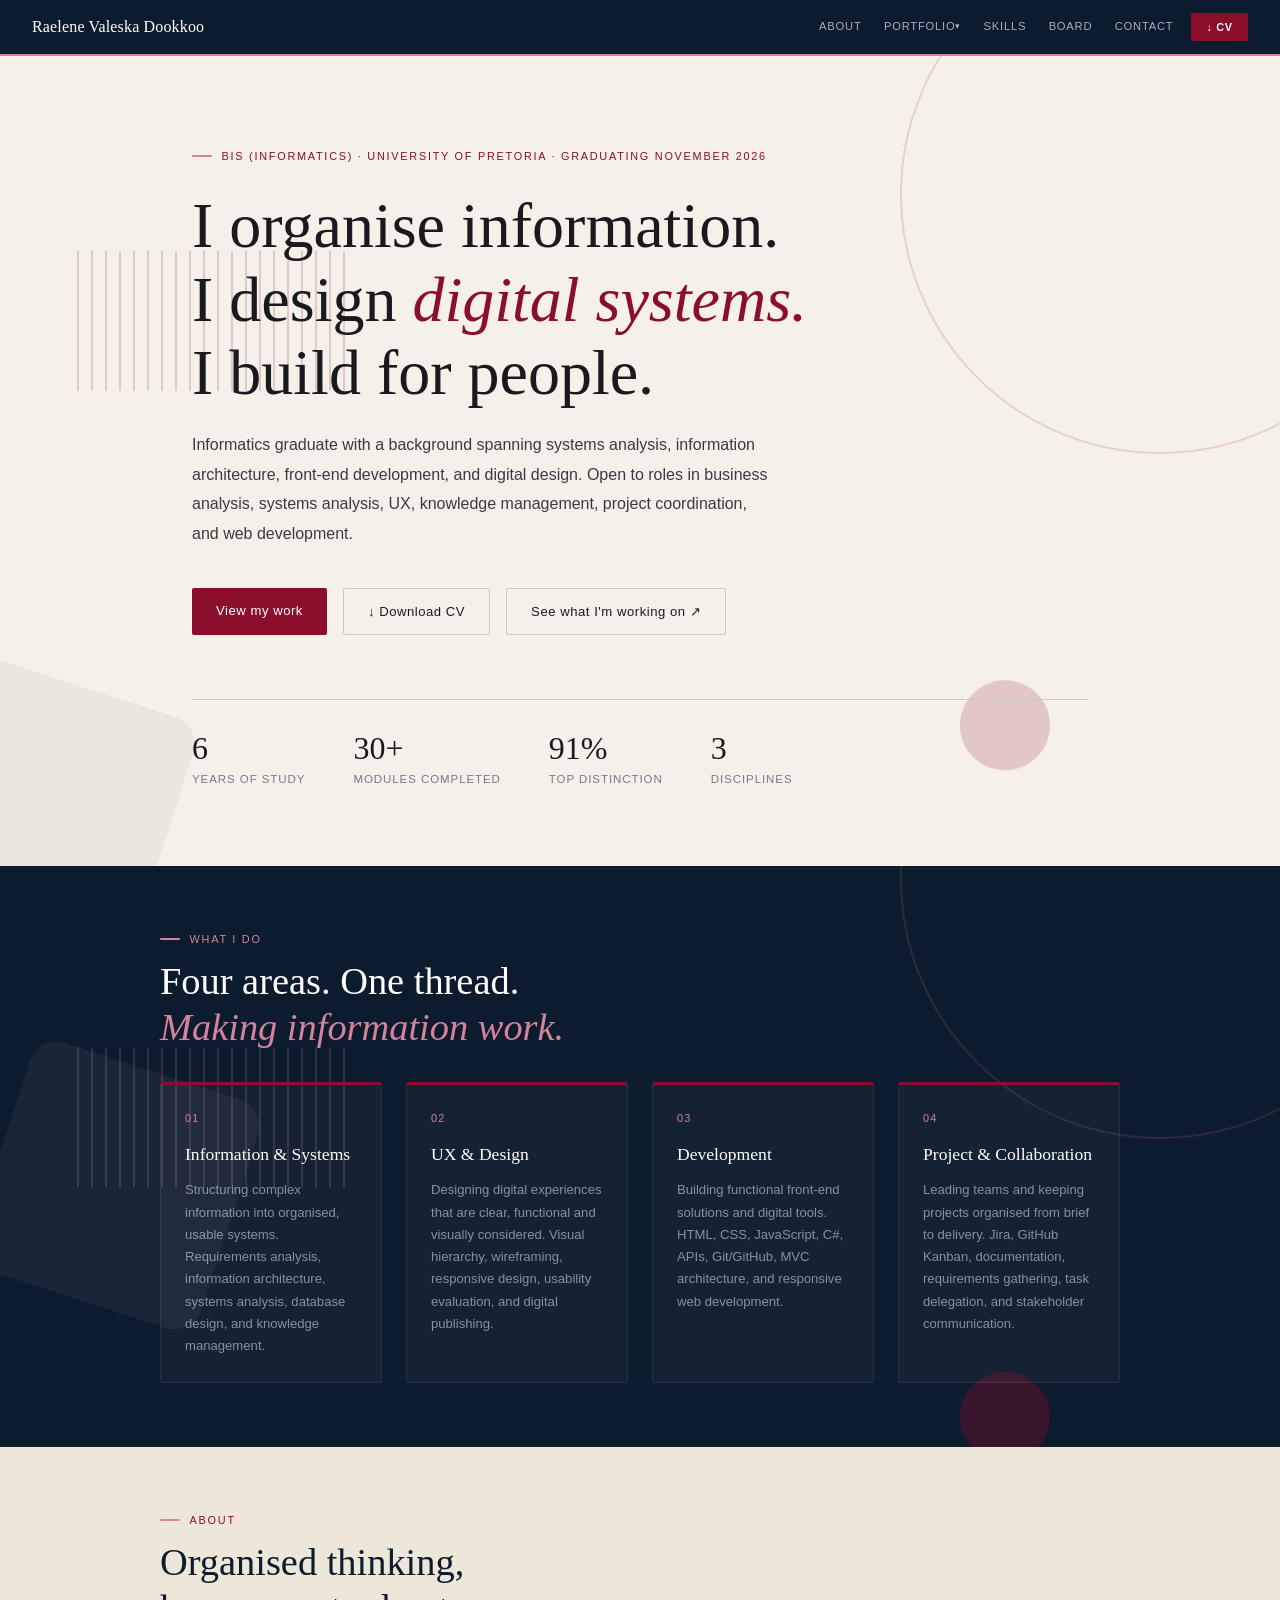
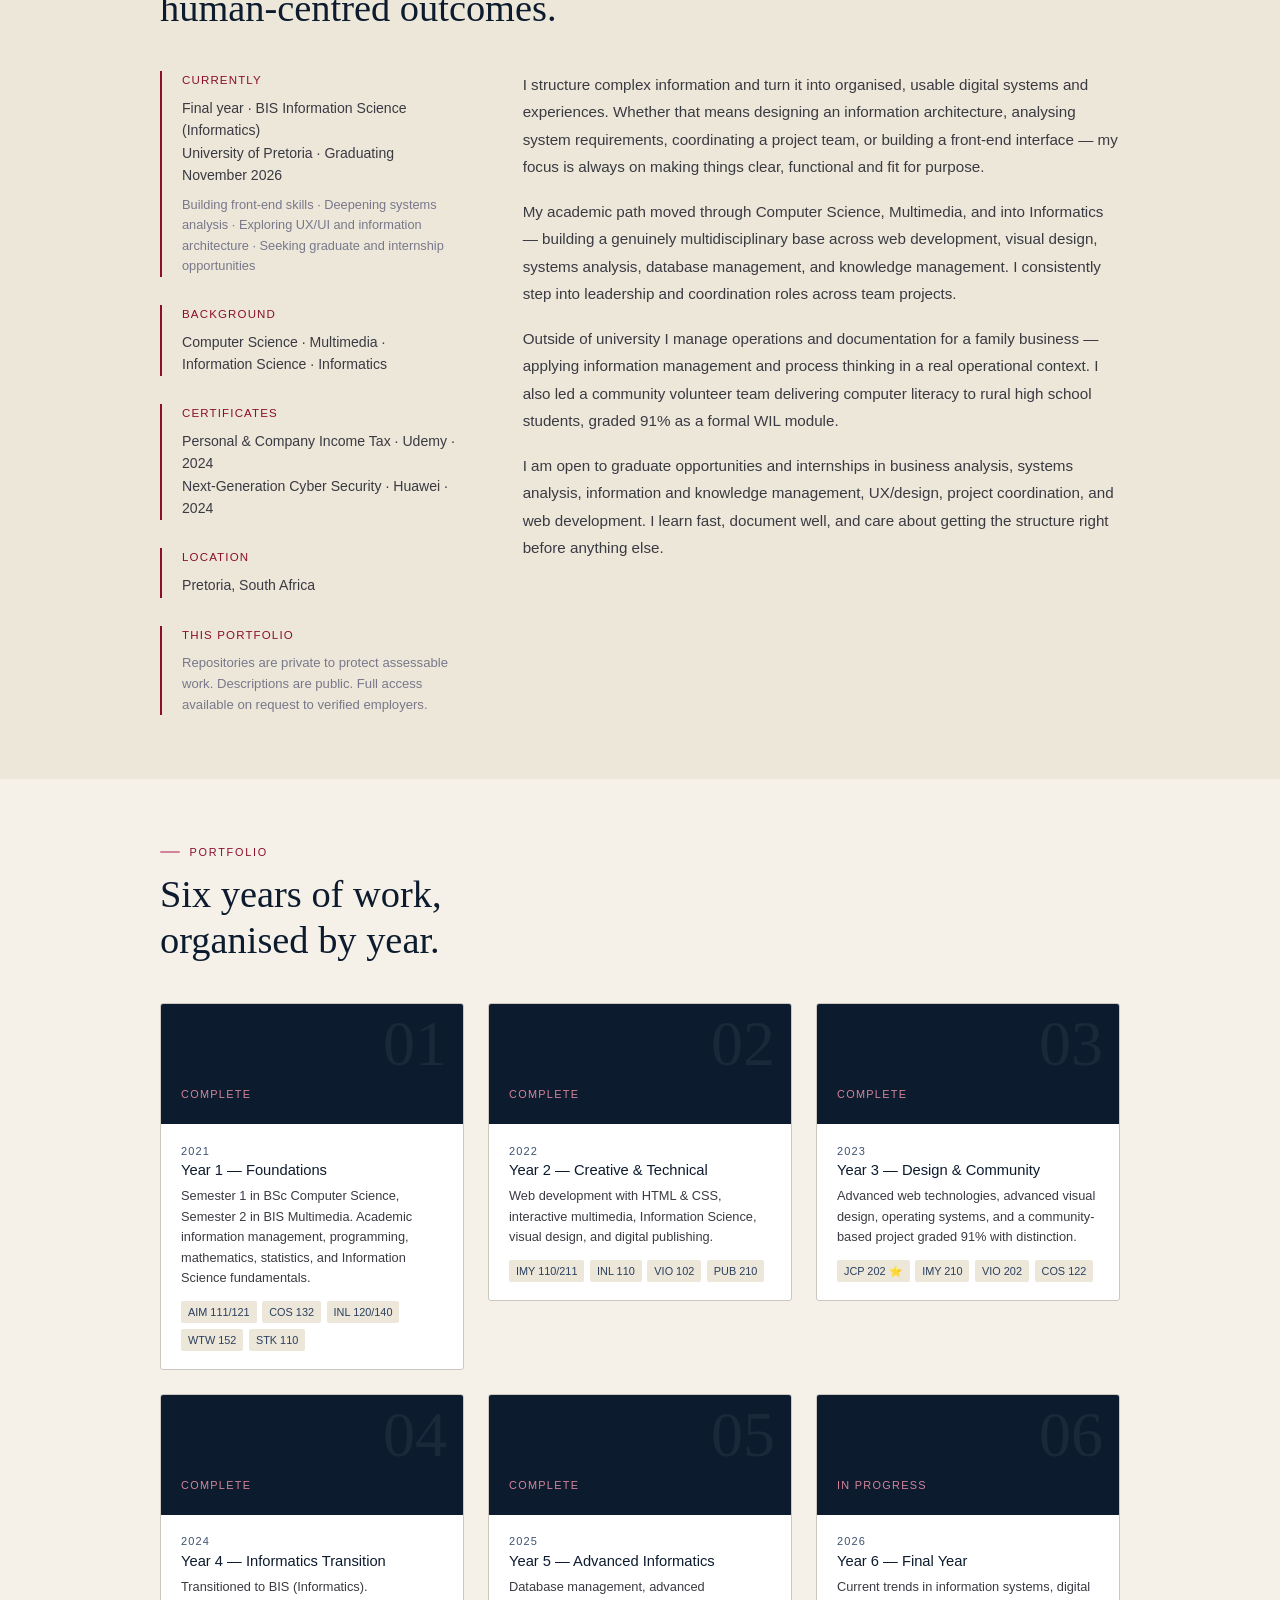
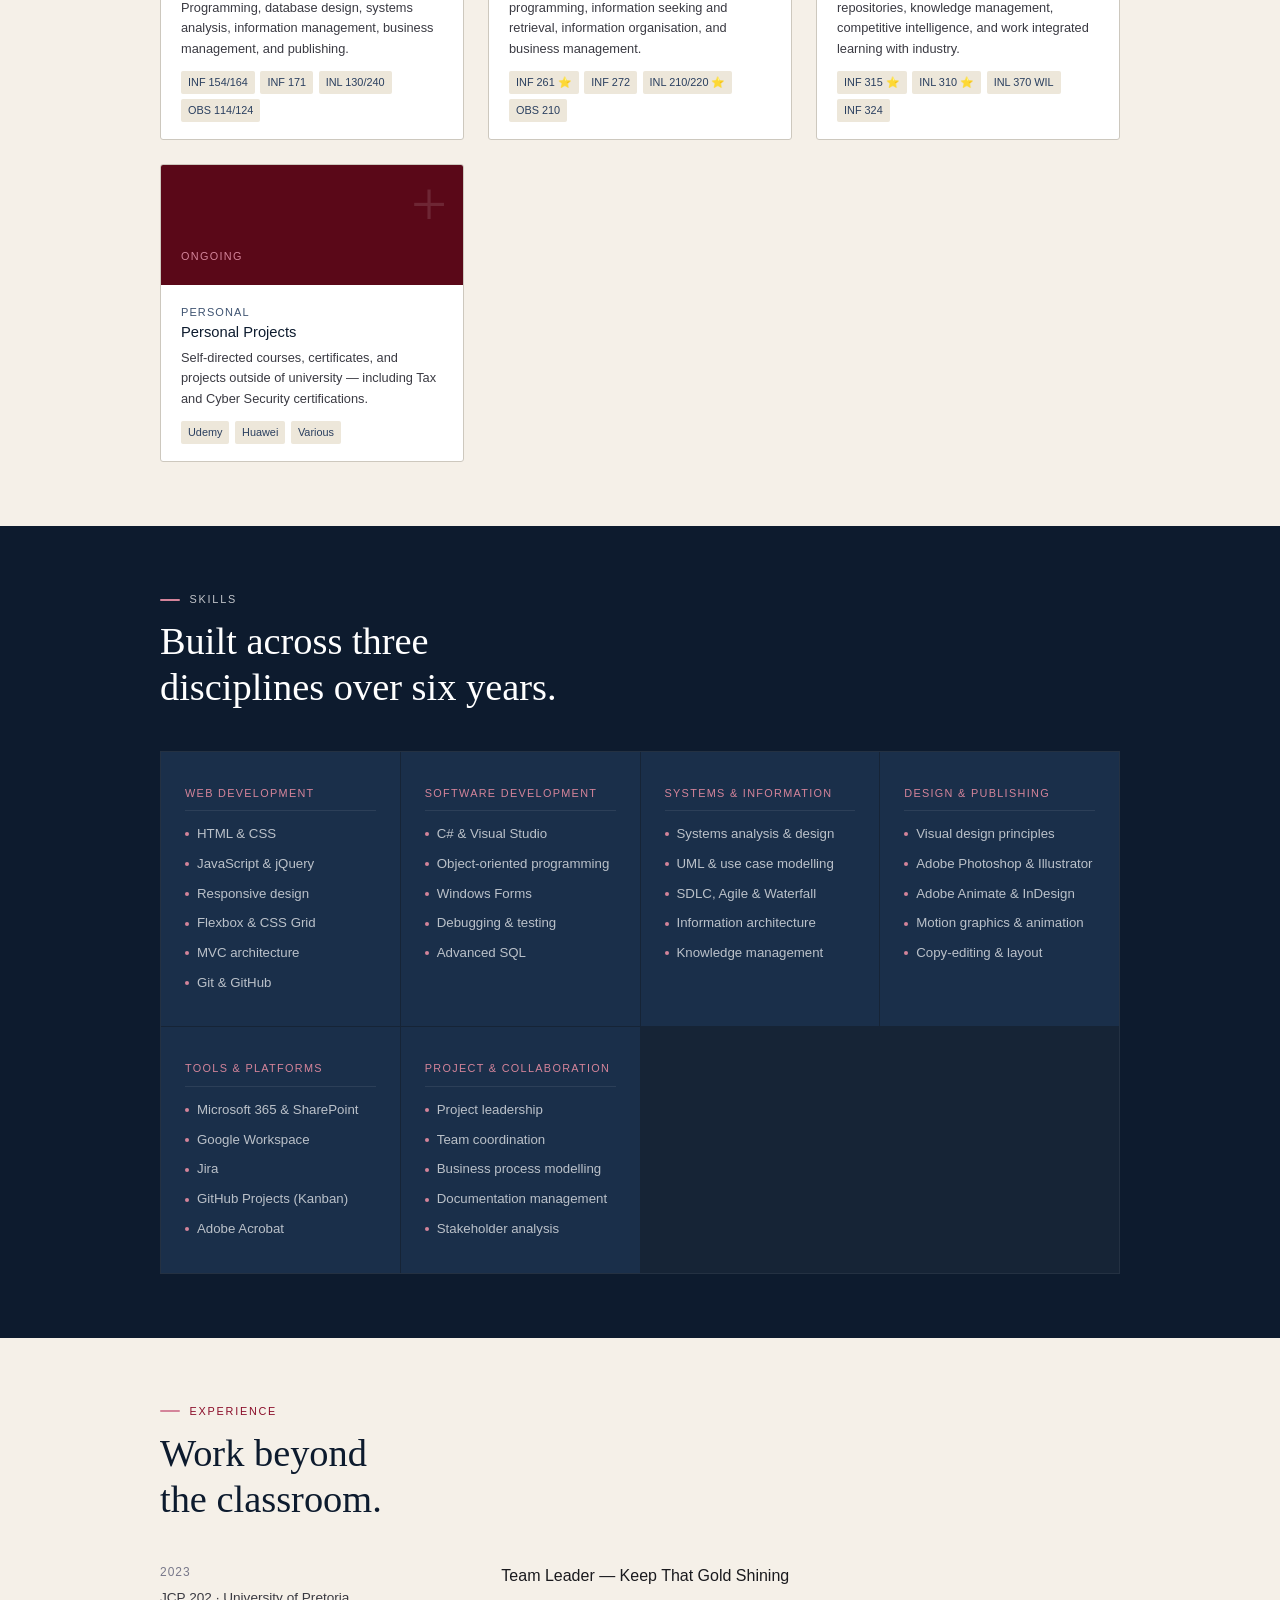
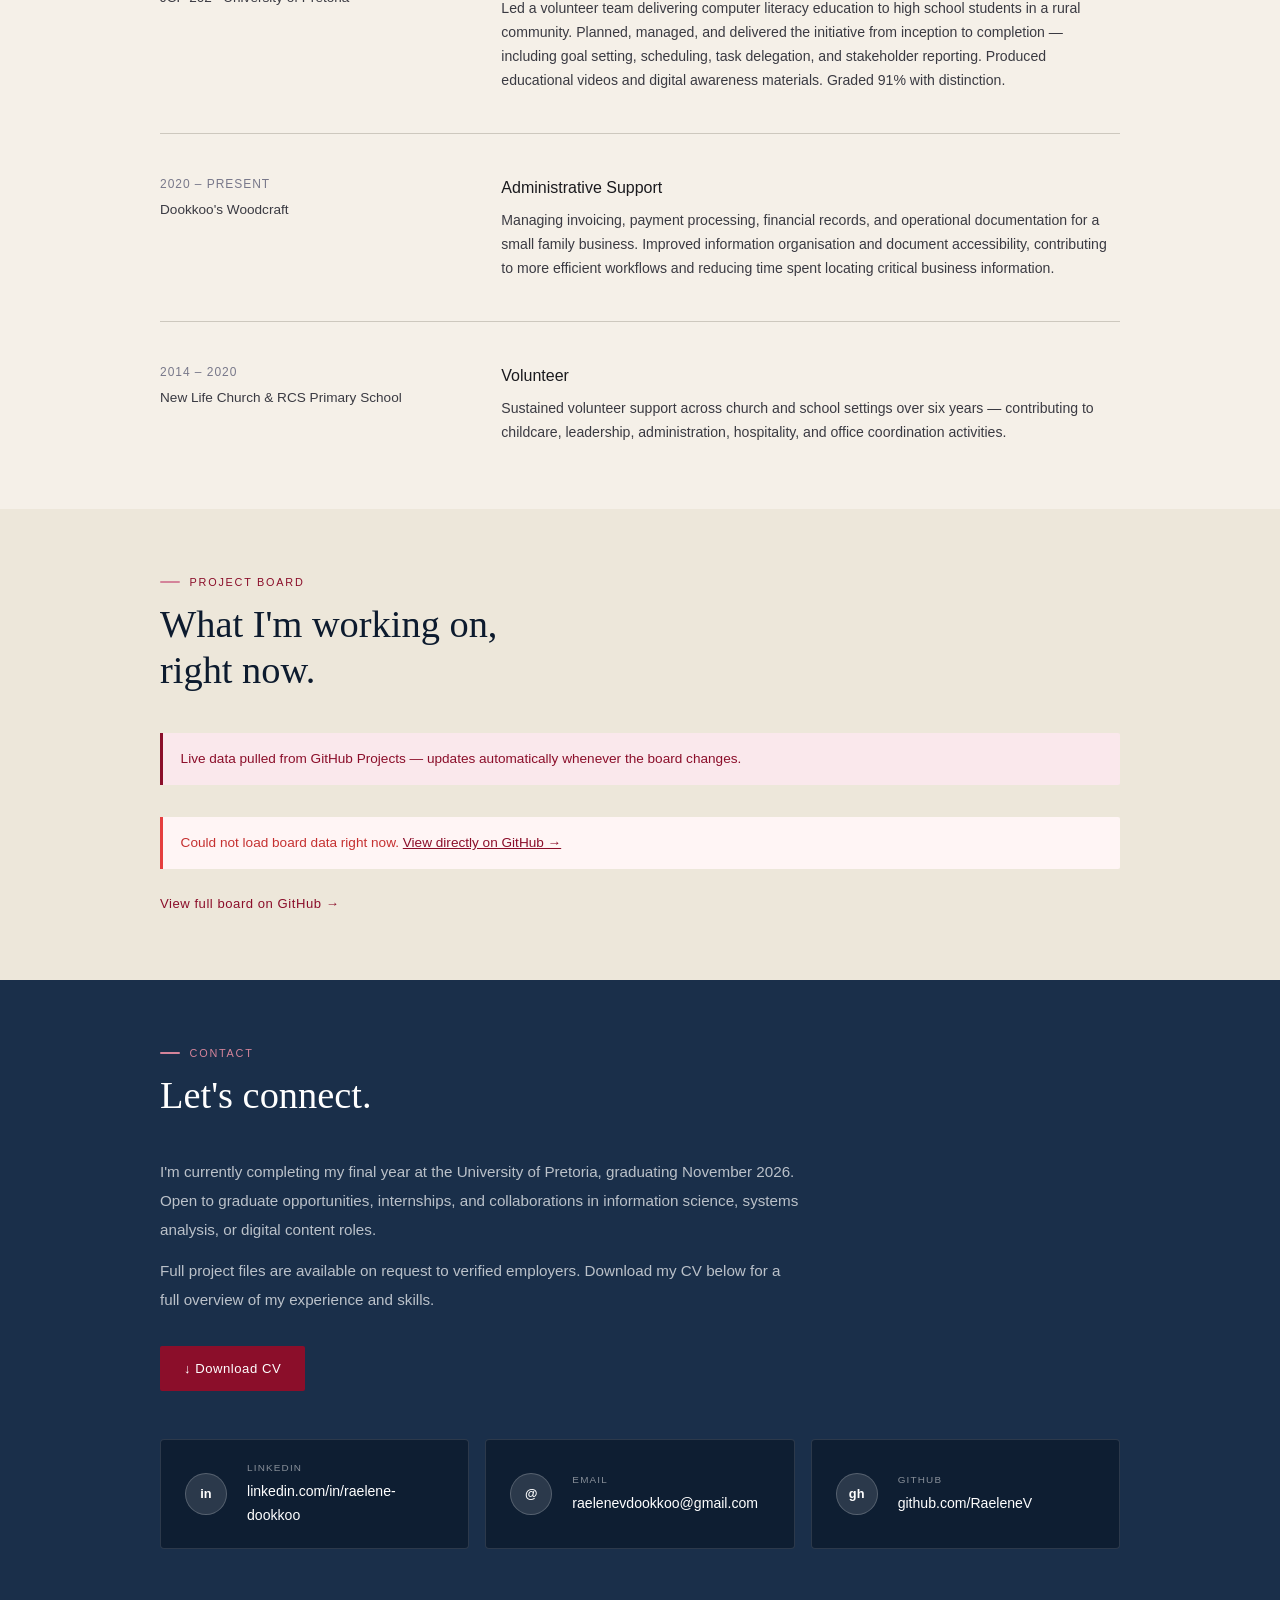
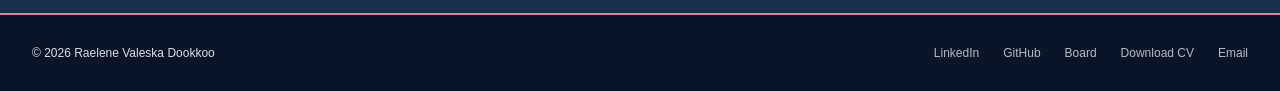
<file: index.html>
<!DOCTYPE html>
<html lang="en">
<head>
  <meta charset="UTF-8" />
  <meta name="viewport" content="width=device-width, initial-scale=1.0" />
  <title>Raelene Valeska Dookkoo — Portfolio</title>

  <!-- Security headers 
  <meta http-equiv="X-Content-Type-Options" content="nosniff" />
  <meta http-equiv="X-Frame-Options" content="DENY" />
  <meta http-equiv="Referrer-Policy" content="strict-origin-when-cross-origin" />
  <meta http-equiv="Permissions-Policy" content="camera=(), microphone=(), geolocation=()" />

  <!-- Content Security Policy -->
  <meta http-equiv="Content-Security-Policy" content="default-src 'self'; script-src 'self'; style-src 'self' 'unsafe-inline' https://fonts.googleapis.com; font-src 'self' https://fonts.gstatic.com; img-src 'self' data:; media-src 'self'; connect-src 'self' https://kanban-proxy.vercel.app; frame-ancestors 'none'; base-uri 'self'; form-action 'none';" />

  <!-- Open Graph -->
  <meta property="og:title" content="Raelene Valeska Dookkoo — Portfolio" />
  <meta property="og:description" content="Six years of multidisciplinary academic work spanning Multimedia, Computer Science and Informatics." />
  <meta property="og:type" content="website" />
  <meta property="og:url" content="https://RaeleneV.github.io" />

  <link rel="stylesheet" href="style.css" />
</head>
<body>

  <!-- ============ NAV ============ -->
  <nav>
    <a href="index.html" class="nav-name"><span class="nav-name-full">Raelene Valeska Dookkoo</span><span class="nav-name-short">Raelene Dookkoo</span></a>
    <ul class="nav-links">
      <li><a href="#about">About</a></li>
      <li class="nav-dropdown">
        <a class="nav-dropdown-toggle">Portfolio</a>
        <div class="nav-dropdown-menu">
          <a href="year1.html"><span class="menu-year">Year 1 · 2021</span><span class="menu-sub">Foundations</span></a>
          <a href="year2.html"><span class="menu-year">Year 2 · 2022</span><span class="menu-sub">Creative &amp; Technical</span></a>
          <a href="year3.html"><span class="menu-year">Year 3 · 2023</span><span class="menu-sub">Design &amp; Community</span></a>
          <a href="year4.html"><span class="menu-year">Year 4 · 2024</span><span class="menu-sub">Informatics Transition</span></a>
          <a href="year5.html"><span class="menu-year">Year 5 · 2025</span><span class="menu-sub">Advanced Informatics</span></a>
          <a href="year6.html"><span class="menu-year">Year 6 · 2026</span><span class="menu-sub">Final Year</span></a>
          <a href="personal.html"><span class="menu-year">Personal Projects</span><span class="menu-sub">Ongoing</span></a>
        </div>
      </li>
      <li><a href="#skills">Skills</a></li>
      <li><a href="https://github.com/users/RaeleneV/projects/2/views/1" target="_blank" rel="noopener noreferrer">Board</a></li>
      <li><a href="#contact">Contact</a></li>
      <li><a href="CV_Raelene_Valeska_Dookkoo.pdf" download class="nav-cv">↓ CV</a></li>
    </ul>
  </nav>

  <!-- ============ HERO ============ -->
  <div class="hero-section" style="min-height:90vh;display:flex;flex-direction:column;justify-content:center;padding:5rem 2rem 4rem;max-width:960px;margin:0 auto;">
    <div class="section-label" style="margin-bottom:1.5rem;color:var(--crimson);">BIS (Informatics) · University of Pretoria · Graduating November 2026</div>
    <h1 class="hero-title" style="font-family:'DM Serif Display',serif;font-size:clamp(2rem,5vw,4.2rem);line-height:1.15;color:var(--ink);margin-bottom:1.25rem;font-weight:400;">
      I organise information.<br>I design <em style="font-style:italic;color:var(--crimson);">digital systems.</em><br>I build for people.
    </h1>
    <p style="font-size:1rem;color:var(--ink-mid);max-width:580px;line-height:1.85;margin-bottom:2.5rem;">
      Informatics graduate with a background spanning systems analysis, information architecture, front-end development, and digital design. Open to roles in business analysis, systems analysis, UX, knowledge management, project coordination, and web development.
    </p>
    <div class="hero-buttons" style="display:flex;gap:1rem;flex-wrap:wrap;">
      <a href="#work" class="btn btn-primary">View my work</a>
      <a href="CV_Raelene_Valeska_Dookkoo.pdf" download class="btn btn-secondary">↓ Download CV</a>
      <a href="https://github.com/users/RaeleneV/projects/2/views/1" target="_blank" rel="noopener noreferrer" class="btn btn-secondary">See what I'm working on ↗</a>
    </div>
    <div style="display:flex;gap:3rem;margin-top:4rem;padding-top:2rem;border-top:1px solid var(--rule);flex-wrap:wrap;">
      <div><span style="font-family:'DM Serif Display',serif;font-size:2rem;color:var(--ink);display:block;line-height:1;">6</span><span style="font-size:0.72rem;color:var(--ink-muted);text-transform:uppercase;letter-spacing:0.08em;">Years of study</span></div>
      <div><span style="font-family:'DM Serif Display',serif;font-size:2rem;color:var(--ink);display:block;line-height:1;">30+</span><span style="font-size:0.72rem;color:var(--ink-muted);text-transform:uppercase;letter-spacing:0.08em;">Modules completed</span></div>
      <div><span style="font-family:'DM Serif Display',serif;font-size:2rem;color:var(--ink);display:block;line-height:1;">91%</span><span style="font-size:0.72rem;color:var(--ink-muted);text-transform:uppercase;letter-spacing:0.08em;">Top distinction</span></div>
      <div><span style="font-family:'DM Serif Display',serif;font-size:2rem;color:var(--ink);display:block;line-height:1;">3</span><span style="font-size:0.72rem;color:var(--ink-muted);text-transform:uppercase;letter-spacing:0.08em;">Disciplines</span></div>
    </div>
  </div>


  <!-- ============ WHAT I DO ============ -->
  <section id="work" style="background:var(--navy);padding:4rem 2rem;">
    <div class="section-inner">
      <div class="section-label" style="color:var(--crimson-soft);">What I do</div>
      <h2 class="section-title" style="color:var(--white);margin-bottom:2rem;">Four areas. One thread.<br><em style="font-style:italic;color:var(--crimson-soft);font-family:'DM Serif Display',serif;">Making information work.</em></h2>
      <div style="display:grid;grid-template-columns:repeat(auto-fill,minmax(210px,1fr));gap:1.5rem;">

        <div style="border:1px solid rgba(255,255,255,0.08);border-top:3px solid var(--crimson);padding:1.5rem;border-radius:3px;background:rgba(255,255,255,0.03);">
          <div style="font-size:0.68rem;letter-spacing:0.12em;text-transform:uppercase;color:var(--crimson-soft);font-weight:500;margin-bottom:0.75rem;">01</div>
          <h3 style="font-family:'DM Serif Display',serif;font-size:1.1rem;color:var(--white);font-weight:400;margin-bottom:0.6rem;">Information &amp; Systems</h3>
          <p style="font-size:0.82rem;color:rgba(255,255,255,0.5);line-height:1.7;">Structuring complex information into organised, usable systems. Requirements analysis, information architecture, systems analysis, database design, and knowledge management.</p>
        </div>

        <div style="border:1px solid rgba(255,255,255,0.08);border-top:3px solid var(--crimson);padding:1.5rem;border-radius:3px;background:rgba(255,255,255,0.03);">
          <div style="font-size:0.68rem;letter-spacing:0.12em;text-transform:uppercase;color:var(--crimson-soft);font-weight:500;margin-bottom:0.75rem;">02</div>
          <h3 style="font-family:'DM Serif Display',serif;font-size:1.1rem;color:var(--white);font-weight:400;margin-bottom:0.6rem;">UX &amp; Design</h3>
          <p style="font-size:0.82rem;color:rgba(255,255,255,0.5);line-height:1.7;">Designing digital experiences that are clear, functional and visually considered. Visual hierarchy, wireframing, responsive design, usability evaluation, and digital publishing.</p>
        </div>

        <div style="border:1px solid rgba(255,255,255,0.08);border-top:3px solid var(--crimson);padding:1.5rem;border-radius:3px;background:rgba(255,255,255,0.03);">
          <div style="font-size:0.68rem;letter-spacing:0.12em;text-transform:uppercase;color:var(--crimson-soft);font-weight:500;margin-bottom:0.75rem;">03</div>
          <h3 style="font-family:'DM Serif Display',serif;font-size:1.1rem;color:var(--white);font-weight:400;margin-bottom:0.6rem;">Development</h3>
          <p style="font-size:0.82rem;color:rgba(255,255,255,0.5);line-height:1.7;">Building functional front-end solutions and digital tools. HTML, CSS, JavaScript, C#, APIs, Git/GitHub, MVC architecture, and responsive web development.</p>
        </div>

        <div style="border:1px solid rgba(255,255,255,0.08);border-top:3px solid var(--crimson);padding:1.5rem;border-radius:3px;background:rgba(255,255,255,0.03);">
          <div style="font-size:0.68rem;letter-spacing:0.12em;text-transform:uppercase;color:var(--crimson-soft);font-weight:500;margin-bottom:0.75rem;">04</div>
          <h3 style="font-family:'DM Serif Display',serif;font-size:1.1rem;color:var(--white);font-weight:400;margin-bottom:0.6rem;">Project &amp; Collaboration</h3>
          <p style="font-size:0.82rem;color:rgba(255,255,255,0.5);line-height:1.7;">Leading teams and keeping projects organised from brief to delivery. Jira, GitHub Kanban, documentation, requirements gathering, task delegation, and stakeholder communication.</p>
        </div>

      </div>
    </div>
  </section>

  <!-- ============ ABOUT ============ -->
  <section id="about" class="section-alt">
    <div class="section-inner">
      <div class="section-label">About</div>
      <h2 class="section-title">Organised thinking,<br>human-centred outcomes.</h2>
      <div style="display:grid;grid-template-columns:1fr 2fr;gap:4rem;align-items:start;">

        <!-- LEFT: crimson-line aside -->
        <div class="about-aside">
          <div style="border-left:2px solid var(--crimson);padding-left:1.25rem;margin-bottom:1.75rem;">
            <h4 style="font-size:0.72rem;text-transform:uppercase;letter-spacing:0.1em;color:var(--crimson);margin-bottom:0.4rem;font-weight:500;">Currently</h4>
            <p style="font-size:0.88rem;color:var(--ink-mid);line-height:1.6;">Final year · BIS Information Science (Informatics)<br>University of Pretoria · Graduating November 2026</p>
            <p style="font-size:0.8rem;color:var(--ink-muted);margin-top:0.5rem;line-height:1.6;">Building front-end skills · Deepening systems analysis · Exploring UX/UI and information architecture · Seeking graduate and internship opportunities</p>
          </div>
          <div style="border-left:2px solid var(--crimson);padding-left:1.25rem;margin-bottom:1.75rem;">
            <h4 style="font-size:0.72rem;text-transform:uppercase;letter-spacing:0.1em;color:var(--crimson);margin-bottom:0.4rem;font-weight:500;">Background</h4>
            <p style="font-size:0.88rem;color:var(--ink-mid);line-height:1.6;">Computer Science · Multimedia · Information Science · Informatics</p>
          </div>
          <div style="border-left:2px solid var(--crimson);padding-left:1.25rem;margin-bottom:1.75rem;">
            <h4 style="font-size:0.72rem;text-transform:uppercase;letter-spacing:0.1em;color:var(--crimson);margin-bottom:0.4rem;font-weight:500;">Certificates</h4>
            <p style="font-size:0.88rem;color:var(--ink-mid);line-height:1.6;">Personal &amp; Company Income Tax · Udemy · 2024<br>Next-Generation Cyber Security · Huawei · 2024</p>
          </div>
          <div style="border-left:2px solid var(--crimson);padding-left:1.25rem;margin-bottom:1.75rem;">
            <h4 style="font-size:0.72rem;text-transform:uppercase;letter-spacing:0.1em;color:var(--crimson);margin-bottom:0.4rem;font-weight:500;">Location</h4>
            <p style="font-size:0.88rem;color:var(--ink-mid);">Pretoria, South Africa</p>
          </div>
          <div style="border-left:2px solid var(--crimson);padding-left:1.25rem;">
            <h4 style="font-size:0.72rem;text-transform:uppercase;letter-spacing:0.1em;color:var(--crimson);margin-bottom:0.4rem;font-weight:500;">This portfolio</h4>
            <p style="font-size:0.82rem;color:var(--ink-muted);line-height:1.6;">Repositories are private to protect assessable work. Descriptions are public. Full access available on request to verified employers.</p>
          </div>
        </div>

        <!-- RIGHT: bio text -->
        <div class="about-text">
          <p style="color:var(--ink-mid);margin-bottom:1.1rem;font-size:0.95rem;line-height:1.8;">I structure complex information and turn it into organised, usable digital systems and experiences. Whether that means designing an information architecture, analysing system requirements, coordinating a project team, or building a front-end interface — my focus is always on making things clear, functional and fit for purpose.</p>
          <p style="color:var(--ink-mid);margin-bottom:1.1rem;font-size:0.95rem;line-height:1.8;">My academic path moved through Computer Science, Multimedia, and into Informatics — building a genuinely multidisciplinary base across web development, visual design, systems analysis, database management, and knowledge management. I consistently step into leadership and coordination roles across team projects.</p>
          <p style="color:var(--ink-mid);margin-bottom:1.1rem;font-size:0.95rem;line-height:1.8;">Outside of university I manage operations and documentation for a family business — applying information management and process thinking in a real operational context. I also led a community volunteer team delivering computer literacy to rural high school students, graded 91% as a formal WIL module.</p>
          <p style="color:var(--ink-mid);font-size:0.95rem;line-height:1.8;">I am open to graduate opportunities and internships in business analysis, systems analysis, information and knowledge management, UX/design, project coordination, and web development. I learn fast, document well, and care about getting the structure right before anything else.</p>
        </div>

      </div>
    </div>
  </section>

  <!-- ============ YEAR CARDS ============ -->
  <section id="portfolio" style="scroll-margin-top:56px;">
    <div class="section-inner">
      <div class="section-label">Portfolio</div>
      <h2 class="section-title">Six years of work,<br>organised by year.</h2>
      <div style="display:grid;grid-template-columns:repeat(auto-fill,minmax(280px,1fr));gap:1.5rem;">

        <a href="year1.html" style="text-decoration:none;">
          <div class="project-card" style="cursor:pointer;">
            <div style="background:var(--navy);height:120px;display:flex;align-items:flex-end;padding:1.25rem;position:relative;">
              <span style="font-family:'DM Serif Display',serif;font-size:4rem;color:rgba(255,255,255,0.06);position:absolute;top:0.5rem;right:1rem;line-height:1;font-weight:400;">01</span>
              <span style="font-size:0.68rem;letter-spacing:0.12em;text-transform:uppercase;color:var(--crimson-soft);font-weight:500;">Complete</span>
            </div>
            <div class="card-body">
              <div class="card-code">2021</div>
              <div class="card-title">Year 1 — Foundations</div>
              <div class="card-desc">Semester 1 in BSc Computer Science, Semester 2 in BIS Multimedia. Academic information management, programming, mathematics, statistics, and Information Science fundamentals.</div>
              <div class="card-footer" style="margin-top:0.75rem;">
                <span class="tag">AIM 111/121</span><span class="tag">COS 132</span><span class="tag">INL 120/140</span><span class="tag">WTW 152</span><span class="tag">STK 110</span>
              </div>
            </div>
          </div>
        </a>

        <a href="year2.html" style="text-decoration:none;">
          <div class="project-card" style="cursor:pointer;">
            <div style="background:var(--navy);height:120px;display:flex;align-items:flex-end;padding:1.25rem;position:relative;">
              <span style="font-family:'DM Serif Display',serif;font-size:4rem;color:rgba(255,255,255,0.06);position:absolute;top:0.5rem;right:1rem;line-height:1;font-weight:400;">02</span>
              <span style="font-size:0.68rem;letter-spacing:0.12em;text-transform:uppercase;color:var(--crimson-soft);font-weight:500;">Complete</span>
            </div>
            <div class="card-body">
              <div class="card-code">2022</div>
              <div class="card-title">Year 2 — Creative &amp; Technical</div>
              <div class="card-desc">Web development with HTML &amp; CSS, interactive multimedia, Information Science, visual design, and digital publishing.</div>
              <div class="card-footer" style="margin-top:0.75rem;">
                <span class="tag">IMY 110/211</span><span class="tag">INL 110</span><span class="tag">VIO 102</span><span class="tag">PUB 210</span>
              </div>
            </div>
          </div>
        </a>

        <a href="year3.html" style="text-decoration:none;">
          <div class="project-card" style="cursor:pointer;">
            <div style="background:var(--navy);height:120px;display:flex;align-items:flex-end;padding:1.25rem;position:relative;">
              <span style="font-family:'DM Serif Display',serif;font-size:4rem;color:rgba(255,255,255,0.06);position:absolute;top:0.5rem;right:1rem;line-height:1;font-weight:400;">03</span>
              <span style="font-size:0.68rem;letter-spacing:0.12em;text-transform:uppercase;color:var(--crimson-soft);font-weight:500;">Complete</span>
            </div>
            <div class="card-body">
              <div class="card-code">2023</div>
              <div class="card-title">Year 3 — Design &amp; Community</div>
              <div class="card-desc">Advanced web technologies, advanced visual design, operating systems, and a community-based project graded 91% with distinction.</div>
              <div class="card-footer" style="margin-top:0.75rem;">
                <span class="tag">JCP 202 ⭐</span><span class="tag">IMY 210</span><span class="tag">VIO 202</span><span class="tag">COS 122</span>
              </div>
            </div>
          </div>
        </a>

        <a href="year4.html" style="text-decoration:none;">
          <div class="project-card" style="cursor:pointer;">
            <div style="background:var(--navy);height:120px;display:flex;align-items:flex-end;padding:1.25rem;position:relative;">
              <span style="font-family:'DM Serif Display',serif;font-size:4rem;color:rgba(255,255,255,0.06);position:absolute;top:0.5rem;right:1rem;line-height:1;font-weight:400;">04</span>
              <span style="font-size:0.68rem;letter-spacing:0.12em;text-transform:uppercase;color:var(--crimson-soft);font-weight:500;">Complete</span>
            </div>
            <div class="card-body">
              <div class="card-code">2024</div>
              <div class="card-title">Year 4 — Informatics Transition</div>
              <div class="card-desc">Transitioned to BIS (Informatics). Programming, database design, systems analysis, information management, business management, and publishing.</div>
              <div class="card-footer" style="margin-top:0.75rem;">
                <span class="tag">INF 154/164</span><span class="tag">INF 171</span><span class="tag">INL 130/240</span><span class="tag">OBS 114/124</span>
              </div>
            </div>
          </div>
        </a>

        <a href="year5.html" style="text-decoration:none;">
          <div class="project-card" style="cursor:pointer;">
            <div style="background:var(--navy);height:120px;display:flex;align-items:flex-end;padding:1.25rem;position:relative;">
              <span style="font-family:'DM Serif Display',serif;font-size:4rem;color:rgba(255,255,255,0.06);position:absolute;top:0.5rem;right:1rem;line-height:1;font-weight:400;">05</span>
              <span style="font-size:0.68rem;letter-spacing:0.12em;text-transform:uppercase;color:var(--crimson-soft);font-weight:500;">Complete</span>
            </div>
            <div class="card-body">
              <div class="card-code">2025</div>
              <div class="card-title">Year 5 — Advanced Informatics</div>
              <div class="card-desc">Database management, advanced programming, information seeking and retrieval, information organisation, and business management.</div>
              <div class="card-footer" style="margin-top:0.75rem;">
                <span class="tag">INF 261 ⭐</span><span class="tag">INF 272</span><span class="tag">INL 210/220 ⭐</span><span class="tag">OBS 210</span>
              </div>
            </div>
          </div>
        </a>

        <a href="year6.html" style="text-decoration:none;">
          <div class="project-card" style="cursor:pointer;">
            <div style="background:var(--navy);height:120px;display:flex;align-items:flex-end;padding:1.25rem;position:relative;">
              <span style="font-family:'DM Serif Display',serif;font-size:4rem;color:rgba(255,255,255,0.06);position:absolute;top:0.5rem;right:1rem;line-height:1;font-weight:400;">06</span>
              <span style="font-size:0.68rem;letter-spacing:0.12em;text-transform:uppercase;color:var(--crimson-soft);font-weight:500;">In progress</span>
            </div>
            <div class="card-body">
              <div class="card-code">2026</div>
              <div class="card-title">Year 6 — Final Year</div>
              <div class="card-desc">Current trends in information systems, digital repositories, knowledge management, competitive intelligence, and work integrated learning with industry.</div>
              <div class="card-footer" style="margin-top:0.75rem;">
                <span class="tag">INF 315 ⭐</span><span class="tag">INL 310 ⭐</span><span class="tag">INL 370 WIL</span><span class="tag">INF 324</span>
              </div>
            </div>
          </div>
        </a>

        <a href="personal.html" style="text-decoration:none;">
          <div class="project-card" style="cursor:pointer;">
            <div style="background:var(--crimson-deep);height:120px;display:flex;align-items:flex-end;padding:1.25rem;position:relative;">
              <span style="font-family:'DM Serif Display',serif;font-size:4rem;color:rgba(255,255,255,0.12);position:absolute;top:0.5rem;right:1rem;line-height:1;font-weight:400;">+</span>
              <span style="font-size:0.68rem;letter-spacing:0.12em;text-transform:uppercase;color:var(--crimson-soft);font-weight:500;">Ongoing</span>
            </div>
            <div class="card-body">
              <div class="card-code">Personal</div>
              <div class="card-title">Personal Projects</div>
              <div class="card-desc">Self-directed courses, certificates, and projects outside of university — including Tax and Cyber Security certifications.</div>
              <div class="card-footer" style="margin-top:0.75rem;">
                <span class="tag">Udemy</span><span class="tag">Huawei</span><span class="tag">Various</span>
              </div>
            </div>
          </div>
        </a>

      </div>
    </div>
  </section>

  <!-- ============ SKILLS (dark) ============ -->
  <section id="skills" class="section-dark">
    <div class="section-inner">
      <div class="section-label">Skills</div>
      <h2 class="section-title">Built across three<br>disciplines over six years.</h2>
      <div style="display:grid;grid-template-columns:repeat(auto-fit,minmax(220px,1fr));gap:1px;background:rgba(255,255,255,0.04);border:1px solid rgba(255,255,255,0.06);">

        <div style="padding:2rem 1.5rem;background:var(--navy-mid);">
          <div style="font-size:0.68rem;letter-spacing:0.12em;text-transform:uppercase;color:var(--crimson-soft);font-weight:500;margin-bottom:0.75rem;padding-bottom:0.5rem;border-bottom:1px solid rgba(255,255,255,0.08);">Web Development</div>
          <ul style="list-style:none;display:flex;flex-direction:column;gap:0.45rem;">
            <li style="font-size:0.83rem;color:rgba(255,255,255,0.7);display:flex;align-items:center;gap:0.5rem;"><span style="width:4px;height:4px;border-radius:50%;background:var(--crimson-soft);flex-shrink:0;display:inline-block;"></span>HTML &amp; CSS</li>
            <li style="font-size:0.83rem;color:rgba(255,255,255,0.7);display:flex;align-items:center;gap:0.5rem;"><span style="width:4px;height:4px;border-radius:50%;background:var(--crimson-soft);flex-shrink:0;display:inline-block;"></span>JavaScript &amp; jQuery</li>
            <li style="font-size:0.83rem;color:rgba(255,255,255,0.7);display:flex;align-items:center;gap:0.5rem;"><span style="width:4px;height:4px;border-radius:50%;background:var(--crimson-soft);flex-shrink:0;display:inline-block;"></span>Responsive design</li>
            <li style="font-size:0.83rem;color:rgba(255,255,255,0.7);display:flex;align-items:center;gap:0.5rem;"><span style="width:4px;height:4px;border-radius:50%;background:var(--crimson-soft);flex-shrink:0;display:inline-block;"></span>Flexbox &amp; CSS Grid</li>
            <li style="font-size:0.83rem;color:rgba(255,255,255,0.7);display:flex;align-items:center;gap:0.5rem;"><span style="width:4px;height:4px;border-radius:50%;background:var(--crimson-soft);flex-shrink:0;display:inline-block;"></span>MVC architecture</li>
            <li style="font-size:0.83rem;color:rgba(255,255,255,0.7);display:flex;align-items:center;gap:0.5rem;"><span style="width:4px;height:4px;border-radius:50%;background:var(--crimson-soft);flex-shrink:0;display:inline-block;"></span>Git &amp; GitHub</li>
          </ul>
        </div>

        <div style="padding:2rem 1.5rem;background:var(--navy-mid);">
          <div style="font-size:0.68rem;letter-spacing:0.12em;text-transform:uppercase;color:var(--crimson-soft);font-weight:500;margin-bottom:0.75rem;padding-bottom:0.5rem;border-bottom:1px solid rgba(255,255,255,0.08);">Software Development</div>
          <ul style="list-style:none;display:flex;flex-direction:column;gap:0.45rem;">
            <li style="font-size:0.83rem;color:rgba(255,255,255,0.7);display:flex;align-items:center;gap:0.5rem;"><span style="width:4px;height:4px;border-radius:50%;background:var(--crimson-soft);flex-shrink:0;display:inline-block;"></span>C# &amp; Visual Studio</li>
            <li style="font-size:0.83rem;color:rgba(255,255,255,0.7);display:flex;align-items:center;gap:0.5rem;"><span style="width:4px;height:4px;border-radius:50%;background:var(--crimson-soft);flex-shrink:0;display:inline-block;"></span>Object-oriented programming</li>
            <li style="font-size:0.83rem;color:rgba(255,255,255,0.7);display:flex;align-items:center;gap:0.5rem;"><span style="width:4px;height:4px;border-radius:50%;background:var(--crimson-soft);flex-shrink:0;display:inline-block;"></span>Windows Forms</li>
            <li style="font-size:0.83rem;color:rgba(255,255,255,0.7);display:flex;align-items:center;gap:0.5rem;"><span style="width:4px;height:4px;border-radius:50%;background:var(--crimson-soft);flex-shrink:0;display:inline-block;"></span>Debugging &amp; testing</li>
            <li style="font-size:0.83rem;color:rgba(255,255,255,0.7);display:flex;align-items:center;gap:0.5rem;"><span style="width:4px;height:4px;border-radius:50%;background:var(--crimson-soft);flex-shrink:0;display:inline-block;"></span>Advanced SQL</li>
          </ul>
        </div>

        <div style="padding:2rem 1.5rem;background:var(--navy-mid);">
          <div style="font-size:0.68rem;letter-spacing:0.12em;text-transform:uppercase;color:var(--crimson-soft);font-weight:500;margin-bottom:0.75rem;padding-bottom:0.5rem;border-bottom:1px solid rgba(255,255,255,0.08);">Systems &amp; Information</div>
          <ul style="list-style:none;display:flex;flex-direction:column;gap:0.45rem;">
            <li style="font-size:0.83rem;color:rgba(255,255,255,0.7);display:flex;align-items:center;gap:0.5rem;"><span style="width:4px;height:4px;border-radius:50%;background:var(--crimson-soft);flex-shrink:0;display:inline-block;"></span>Systems analysis &amp; design</li>
            <li style="font-size:0.83rem;color:rgba(255,255,255,0.7);display:flex;align-items:center;gap:0.5rem;"><span style="width:4px;height:4px;border-radius:50%;background:var(--crimson-soft);flex-shrink:0;display:inline-block;"></span>UML &amp; use case modelling</li>
            <li style="font-size:0.83rem;color:rgba(255,255,255,0.7);display:flex;align-items:center;gap:0.5rem;"><span style="width:4px;height:4px;border-radius:50%;background:var(--crimson-soft);flex-shrink:0;display:inline-block;"></span>SDLC, Agile &amp; Waterfall</li>
            <li style="font-size:0.83rem;color:rgba(255,255,255,0.7);display:flex;align-items:center;gap:0.5rem;"><span style="width:4px;height:4px;border-radius:50%;background:var(--crimson-soft);flex-shrink:0;display:inline-block;"></span>Information architecture</li>
            <li style="font-size:0.83rem;color:rgba(255,255,255,0.7);display:flex;align-items:center;gap:0.5rem;"><span style="width:4px;height:4px;border-radius:50%;background:var(--crimson-soft);flex-shrink:0;display:inline-block;"></span>Knowledge management</li>
          </ul>
        </div>

        <div style="padding:2rem 1.5rem;background:var(--navy-mid);">
          <div style="font-size:0.68rem;letter-spacing:0.12em;text-transform:uppercase;color:var(--crimson-soft);font-weight:500;margin-bottom:0.75rem;padding-bottom:0.5rem;border-bottom:1px solid rgba(255,255,255,0.08);">Design &amp; Publishing</div>
          <ul style="list-style:none;display:flex;flex-direction:column;gap:0.45rem;">
            <li style="font-size:0.83rem;color:rgba(255,255,255,0.7);display:flex;align-items:center;gap:0.5rem;"><span style="width:4px;height:4px;border-radius:50%;background:var(--crimson-soft);flex-shrink:0;display:inline-block;"></span>Visual design principles</li>
            <li style="font-size:0.83rem;color:rgba(255,255,255,0.7);display:flex;align-items:center;gap:0.5rem;"><span style="width:4px;height:4px;border-radius:50%;background:var(--crimson-soft);flex-shrink:0;display:inline-block;"></span>Adobe Photoshop &amp; Illustrator</li>
            <li style="font-size:0.83rem;color:rgba(255,255,255,0.7);display:flex;align-items:center;gap:0.5rem;"><span style="width:4px;height:4px;border-radius:50%;background:var(--crimson-soft);flex-shrink:0;display:inline-block;"></span>Adobe Animate &amp; InDesign</li>
            <li style="font-size:0.83rem;color:rgba(255,255,255,0.7);display:flex;align-items:center;gap:0.5rem;"><span style="width:4px;height:4px;border-radius:50%;background:var(--crimson-soft);flex-shrink:0;display:inline-block;"></span>Motion graphics &amp; animation</li>
            <li style="font-size:0.83rem;color:rgba(255,255,255,0.7);display:flex;align-items:center;gap:0.5rem;"><span style="width:4px;height:4px;border-radius:50%;background:var(--crimson-soft);flex-shrink:0;display:inline-block;"></span>Copy-editing &amp; layout</li>
          </ul>
        </div>

        <div style="padding:2rem 1.5rem;background:var(--navy-mid);">
          <div style="font-size:0.68rem;letter-spacing:0.12em;text-transform:uppercase;color:var(--crimson-soft);font-weight:500;margin-bottom:0.75rem;padding-bottom:0.5rem;border-bottom:1px solid rgba(255,255,255,0.08);">Tools &amp; Platforms</div>
          <ul style="list-style:none;display:flex;flex-direction:column;gap:0.45rem;">
            <li style="font-size:0.83rem;color:rgba(255,255,255,0.7);display:flex;align-items:center;gap:0.5rem;"><span style="width:4px;height:4px;border-radius:50%;background:var(--crimson-soft);flex-shrink:0;display:inline-block;"></span>Microsoft 365 &amp; SharePoint</li>
            <li style="font-size:0.83rem;color:rgba(255,255,255,0.7);display:flex;align-items:center;gap:0.5rem;"><span style="width:4px;height:4px;border-radius:50%;background:var(--crimson-soft);flex-shrink:0;display:inline-block;"></span>Google Workspace</li>
            <li style="font-size:0.83rem;color:rgba(255,255,255,0.7);display:flex;align-items:center;gap:0.5rem;"><span style="width:4px;height:4px;border-radius:50%;background:var(--crimson-soft);flex-shrink:0;display:inline-block;"></span>Jira</li>
            <li style="font-size:0.83rem;color:rgba(255,255,255,0.7);display:flex;align-items:center;gap:0.5rem;"><span style="width:4px;height:4px;border-radius:50%;background:var(--crimson-soft);flex-shrink:0;display:inline-block;"></span>GitHub Projects (Kanban)</li>
            <li style="font-size:0.83rem;color:rgba(255,255,255,0.7);display:flex;align-items:center;gap:0.5rem;"><span style="width:4px;height:4px;border-radius:50%;background:var(--crimson-soft);flex-shrink:0;display:inline-block;"></span>Adobe Acrobat</li>
          </ul>
        </div>

        <div style="padding:2rem 1.5rem;background:var(--navy-mid);">
          <div style="font-size:0.68rem;letter-spacing:0.12em;text-transform:uppercase;color:var(--crimson-soft);font-weight:500;margin-bottom:0.75rem;padding-bottom:0.5rem;border-bottom:1px solid rgba(255,255,255,0.08);">Project &amp; Collaboration</div>
          <ul style="list-style:none;display:flex;flex-direction:column;gap:0.45rem;">
            <li style="font-size:0.83rem;color:rgba(255,255,255,0.7);display:flex;align-items:center;gap:0.5rem;"><span style="width:4px;height:4px;border-radius:50%;background:var(--crimson-soft);flex-shrink:0;display:inline-block;"></span>Project leadership</li>
            <li style="font-size:0.83rem;color:rgba(255,255,255,0.7);display:flex;align-items:center;gap:0.5rem;"><span style="width:4px;height:4px;border-radius:50%;background:var(--crimson-soft);flex-shrink:0;display:inline-block;"></span>Team coordination</li>
            <li style="font-size:0.83rem;color:rgba(255,255,255,0.7);display:flex;align-items:center;gap:0.5rem;"><span style="width:4px;height:4px;border-radius:50%;background:var(--crimson-soft);flex-shrink:0;display:inline-block;"></span>Business process modelling</li>
            <li style="font-size:0.83rem;color:rgba(255,255,255,0.7);display:flex;align-items:center;gap:0.5rem;"><span style="width:4px;height:4px;border-radius:50%;background:var(--crimson-soft);flex-shrink:0;display:inline-block;"></span>Documentation management</span></li>
            <li style="font-size:0.83rem;color:rgba(255,255,255,0.7);display:flex;align-items:center;gap:0.5rem;"><span style="width:4px;height:4px;border-radius:50%;background:var(--crimson-soft);flex-shrink:0;display:inline-block;"></span>Stakeholder analysis</li>
          </ul>
        </div>

      </div>
    </div>
  </section>

  <!-- ============ EXPERIENCE ============ -->
  <section id="experience">
    <div class="section-inner">
      <div class="section-label">Experience</div>
      <h2 class="section-title">Work beyond<br>the classroom.</h2>
      <div style="display:flex;flex-direction:column;gap:2.5rem;">

        <div style="display:grid;grid-template-columns:1fr 2fr;gap:2rem;">
          <div>
            <div style="font-size:0.75rem;color:var(--ink-muted);text-transform:uppercase;letter-spacing:0.08em;font-weight:500;">2023</div>
            <div style="font-size:0.85rem;color:var(--ink-mid);margin-top:0.25rem;">JCP 202 · University of Pretoria</div>
          </div>
          <div>
            <h3 style="font-size:1rem;font-weight:500;color:var(--ink);margin-bottom:0.5rem;">Team Leader — Keep That Gold Shining</h3>
            <p style="font-size:0.88rem;color:var(--ink-mid);line-height:1.7;">Led a volunteer team delivering computer literacy education to high school students in a rural community. Planned, managed, and delivered the initiative from inception to completion — including goal setting, scheduling, task delegation, and stakeholder reporting. Produced educational videos and digital awareness materials. Graded 91% with distinction.</p>
          </div>
        </div>

        <hr style="border:none;border-top:1px solid var(--rule);margin:0;">

        <div style="display:grid;grid-template-columns:1fr 2fr;gap:2rem;">
          <div>
            <div style="font-size:0.75rem;color:var(--ink-muted);text-transform:uppercase;letter-spacing:0.08em;font-weight:500;">2020 – Present</div>
            <div style="font-size:0.85rem;color:var(--ink-mid);margin-top:0.25rem;">Dookkoo's Woodcraft</div>
          </div>
          <div>
            <h3 style="font-size:1rem;font-weight:500;color:var(--ink);margin-bottom:0.5rem;">Administrative Support</h3>
            <p style="font-size:0.88rem;color:var(--ink-mid);line-height:1.7;">Managing invoicing, payment processing, financial records, and operational documentation for a small family business. Improved information organisation and document accessibility, contributing to more efficient workflows and reducing time spent locating critical business information.</p>
          </div>
        </div>

        <hr style="border:none;border-top:1px solid var(--rule);margin:0;">

        <div style="display:grid;grid-template-columns:1fr 2fr;gap:2rem;">
          <div>
            <div style="font-size:0.75rem;color:var(--ink-muted);text-transform:uppercase;letter-spacing:0.08em;font-weight:500;">2014 – 2020</div>
            <div style="font-size:0.85rem;color:var(--ink-mid);margin-top:0.25rem;">New Life Church &amp; RCS Primary School</div>
          </div>
          <div>
            <h3 style="font-size:1rem;font-weight:500;color:var(--ink);margin-bottom:0.5rem;">Volunteer</h3>
            <p style="font-size:0.88rem;color:var(--ink-mid);line-height:1.7;">Sustained volunteer support across church and school settings over six years — contributing to childcare, leadership, administration, hospitality, and office coordination activities.</p>
          </div>
        </div>

      </div>
    </div>
  </section>

  <!-- ============ KANBAN PREVIEW — LIVE FROM GITHUB ============ -->
  <section id="kanban" class="section-alt">
    <div class="section-inner">
      <div class="section-label">Project board</div>
      <h2 class="section-title">What I'm working on,<br>right now.</h2>
      <div style="background:var(--crimson-light);border-left:3px solid var(--crimson);padding:0.9rem 1.1rem;margin-bottom:2rem;font-size:0.85rem;color:var(--crimson);border-radius:0 2px 2px 0;">
        Live data pulled from GitHub Projects — updates automatically whenever the board changes.
      </div>

      <!-- Loading state -->
      <div id="kanban-loading" style="text-align:center;padding:3rem 0;color:var(--ink-muted);font-size:0.85rem;">
        Loading board data from GitHub...
      </div>

      <!-- Error state (hidden by default) -->
      <div id="kanban-error" style="display:none;background:#fff5f5;border-left:3px solid #e53e3e;padding:0.9rem 1.1rem;font-size:0.85rem;color:#c53030;border-radius:0 2px 2px 0;">
        Could not load board data right now.
        <a href="https://github.com/users/RaeleneV/projects/2/views/1" target="_blank" style="color:var(--accent);" rel="noopener noreferrer">View directly on GitHub →</a>
      </div>

      <!-- Board — populated dynamically by scripts.js -->
      <div id="kanban-board" style="display:none;grid-template-columns:repeat(5,1fr);gap:1rem;"></div>

      <a href="https://github.com/users/RaeleneV/projects/2/views/1" target="_blank" style="display:inline-block;margin-top:1.5rem;font-size:0.82rem;color:var(--accent);text-decoration:none;font-weight:500;letter-spacing:0.04em;" rel="noopener noreferrer">View full board on GitHub →</a>
    </div>
  </section>

    <!-- ============ CONTACT ============ -->
  <section id="contact" class="section-dark">
    <div class="section-inner">

      <!-- Intro paragraph — full width, flows like text on all screens -->
      <div class="section-label">Contact</div>
      <h2 class="section-title">Let's connect.</h2>
      <p style="font-size:0.95rem;color:var(--ink-mid);line-height:1.9;max-width:640px;margin-bottom:0.75rem;">
        I'm currently completing my final year at the University of Pretoria, graduating November 2026. Open to graduate opportunities, internships, and collaborations in information science, systems analysis, or digital content roles.
      </p>
      <p style="font-size:0.95rem;color:var(--ink-mid);line-height:1.9;max-width:640px;margin-bottom:2rem;">
        Full project files are available on request to verified employers. Download my CV below for a full overview of my experience and skills.
      </p>
      <a href="CV_Raelene_Valeska_Dookkoo.pdf" download class="btn btn-primary" style="display:inline-block;margin-bottom:3rem;">↓ Download CV</a>

      <!-- Contact cards — stack vertically on mobile, 3 columns on desktop -->
      <div class="contact-cards">
        <a href="https://linkedin.com/in/raelene-dookkoo" target="_blank" rel="noopener noreferrer" class="contact-link">
          <div class="contact-link-icon">in</div>
          <div>
            <div class="contact-link-label">LinkedIn</div>
            <div class="contact-link-value">linkedin.com/in/raelene-dookkoo</div>
          </div>
        </a>
        <a href="mailto:raelenevdookkoo@gmail.com" class="contact-link">
          <div class="contact-link-icon">@</div>
          <div>
            <div class="contact-link-label">Email</div>
            <div class="contact-link-value">raelenevdookkoo@gmail.com</div>
          </div>
        </a>
        <a href="https://github.com/RaeleneV" target="_blank" rel="noopener noreferrer" class="contact-link">
          <div class="contact-link-icon">gh</div>
          <div>
            <div class="contact-link-label">GitHub</div>
            <div class="contact-link-value">github.com/RaeleneV</div>
          </div>
        </a>
      </div>

    </div>
  </section>

  <!-- ============ FOOTER ============ -->
  <footer>
    <span>© 2026 Raelene Valeska Dookkoo</span>
    <div class="footer-links">
      <a href="https://linkedin.com/in/raelene-dookkoo" target="_blank" rel="noopener noreferrer">LinkedIn</a>
      <a href="https://github.com/RaeleneV" target="_blank" rel="noopener noreferrer">GitHub</a>
      <a href="https://github.com/users/RaeleneV/projects/2/views/1" target="_blank" rel="noopener noreferrer">Board</a>
      <a href="CV_Raelene_Valeska_Dookkoo.pdf" download>Download CV</a>
      <a href="mailto:raelenevdookkoo@gmail.com">Email</a>
    </div>
  </footer>

  <script src="scripts.js"></script>
</body>
</html>
</file>
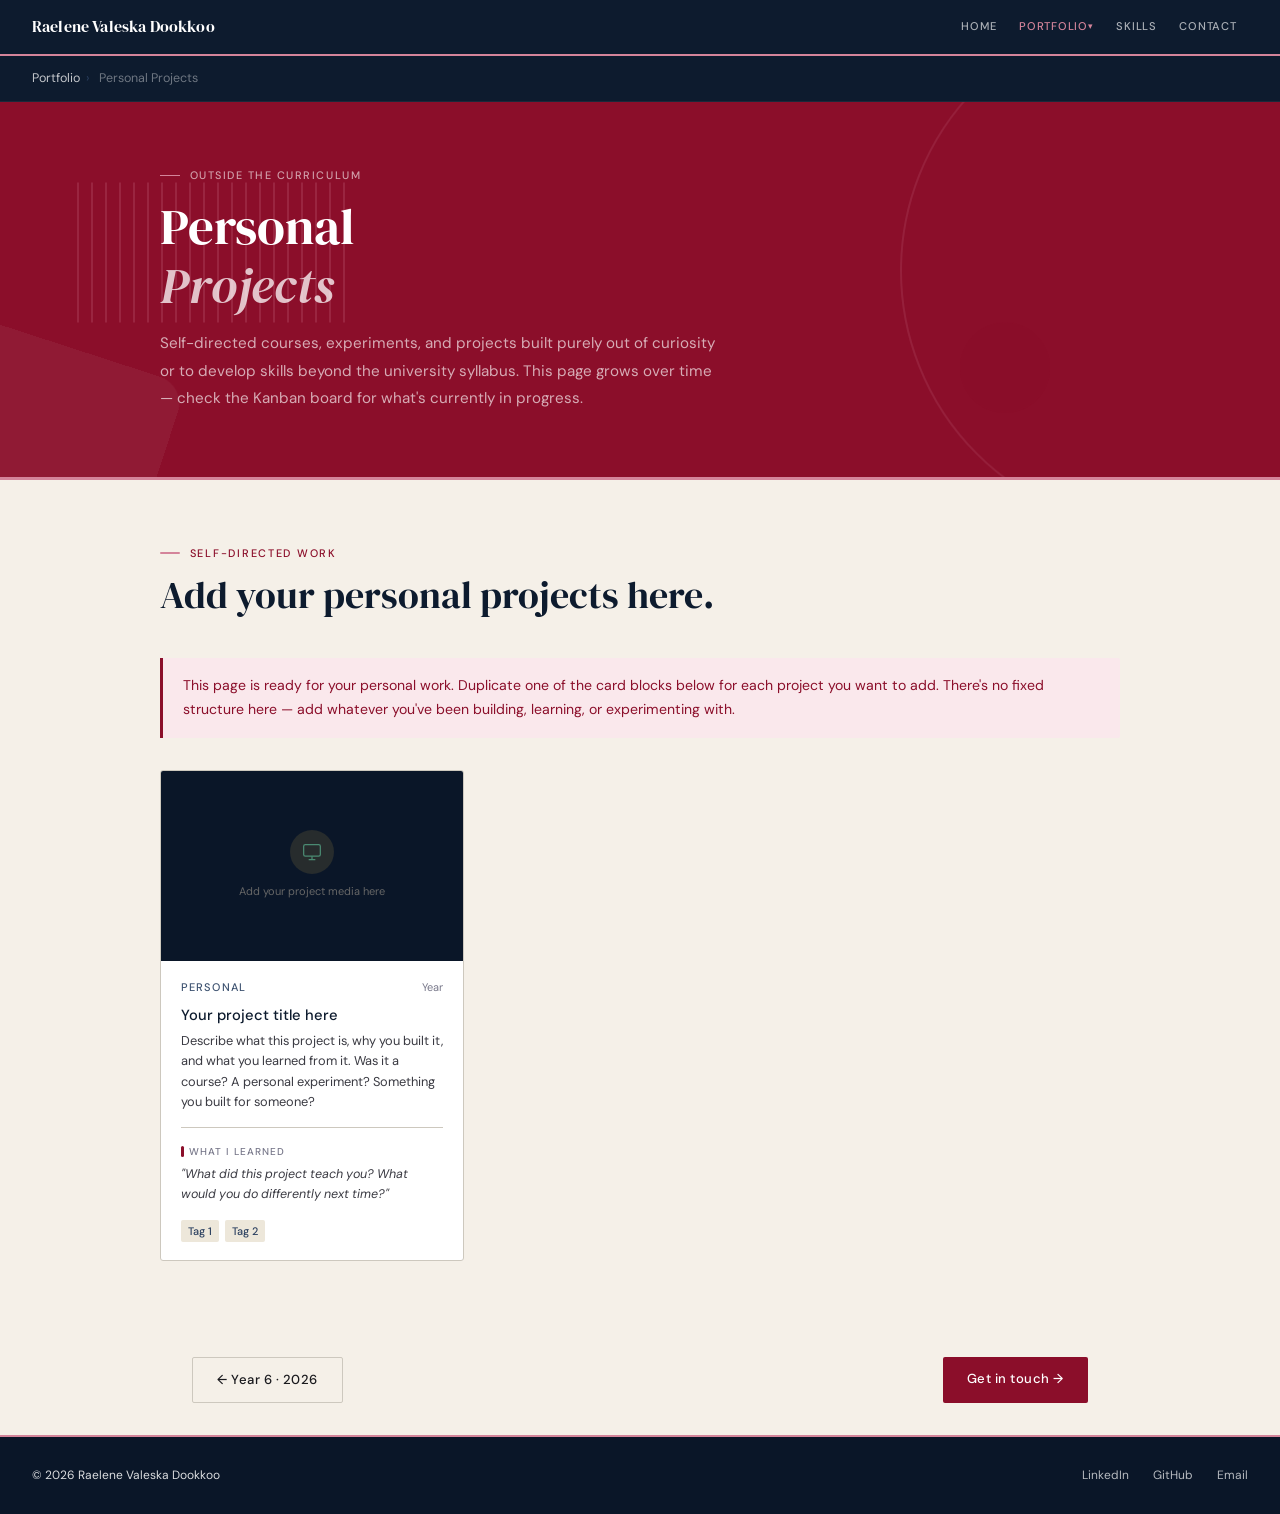
<file: personal.html>
<!DOCTYPE html>
<html lang="en">
<head>
  <meta charset="UTF-8" />
  <meta name="viewport" content="width=device-width, initial-scale=1.0" />
  <title>Personal Projects — Raelene Valeska Dookkoo</title>
  <link rel="stylesheet" href="style.css" />
</head>
<body>
  <nav>
    <a href="index.html" class="nav-name">Raelene Valeska Dookkoo</a>
    <ul class="nav-links">
      <li><a href="index.html">Home</a></li>
      <li class="nav-dropdown">
        <a class="nav-dropdown-toggle active">Portfolio</a>
        <div class="nav-dropdown-menu">
          <a href="year1.html"><span class="menu-year">Year 1 · 2021</span><span class="menu-sub">Foundations</span></a>
          <a href="year2.html"><span class="menu-year">Year 2 · 2022</span><span class="menu-sub">Creative &amp; Technical</span></a>
          <a href="year3.html"><span class="menu-year">Year 3 · 2023</span><span class="menu-sub">Design &amp; Community</span></a>
          <a href="year4.html"><span class="menu-year">Year 4 · 2024</span><span class="menu-sub">Informatics Transition</span></a>
          <a href="year5.html"><span class="menu-year">Year 5 · 2025</span><span class="menu-sub">Advanced Informatics</span></a>
          <a href="year6.html"><span class="menu-year">Year 6 · 2026</span><span class="menu-sub">Final Year</span></a>
          <a href="personal.html"><span class="menu-year">Personal Projects</span><span class="menu-sub">Ongoing</span></a>
        </div>
      </li>
      <li><a href="index.html#skills">Skills</a></li>
      <li><a href="index.html#contact">Contact</a></li>
    </ul>
  </nav>

  <div class="breadcrumb"><a href="index.html">Portfolio</a><span>›</span> Personal Projects</div>

  <div class="year-banner" style="background:var(--crimson);">
    <div class="year-banner-inner">
      <div class="year-banner-eyebrow" style="color:rgba(255,255,255,0.6);">Outside the curriculum</div>
      <h1 style="color:white;">Personal<br><em style="color:rgba(255,255,255,0.75);">Projects</em></h1>
      <p class="year-banner-desc" style="color:rgba(255,255,255,0.65);">Self-directed courses, experiments, and projects built purely out of curiosity or to develop skills beyond the university syllabus. This page grows over time — check the Kanban board for what's currently in progress.</p>
    </div>
  </div>

  <section>
    <div class="section-inner">
      <div class="section-label">Self-directed work</div>
      <h2 class="section-title">Add your personal projects here.</h2>

      <div style="background:var(--crimson-light);border-left:3px solid var(--crimson);padding:1rem 1.25rem;margin-bottom:2rem;font-size:0.88rem;color:var(--crimson);border-radius:0 2px 2px 0;">
        This page is ready for your personal work. Duplicate one of the card blocks below for each project you want to add. There's no fixed structure here — add whatever you've been building, learning, or experimenting with.
      </div>

      <div class="projects-grid">

        <!-- ==========================================
             PERSONAL PROJECT TEMPLATE
             Duplicate this block for each project
             ========================================== -->
        <div class="project-card">
          <div class="card-media dark-bg" onclick="openLightbox('assets/videos/project1-demo.mp4', 'Project Title', 'Personal project · Year', true)">
            <!-- VIDEO: <video src="assets/videos/project1-demo.mp4" muted loop playsinline></video> -->
            <!-- IMAGE: <img src="assets/images/project1-screenshot.jpg" alt="Project name"> -->
            <div class="media-placeholder">
              <div class="media-placeholder-icon"><svg width="20" height="20" viewBox="0 0 24 24" fill="none" stroke="#4a8a72" stroke-width="1.5"><rect x="2" y="3" width="20" height="14" rx="2"/><path d="M8 21h8M12 17v4"/></svg></div>
              <div class="media-placeholder-label" style="color:#666;">Add your project media here</div>
            </div>
            <div class="media-overlay">
              <button class="overlay-btn">▶ View project</button>
              <!-- <a href="LIVE_URL" target="_blank" class="overlay-btn ghost" onclick="event.stopPropagation()" rel="noopener noreferrer">↗ Live site</a> -->
            </div>
          </div>
          <div class="card-body">
            <div class="card-top">
              <span class="card-code">Personal</span>
              <span style="font-size:11px;color:var(--ink-muted);">Year</span>
            </div>
            <!-- Replace with your project title -->
            <div class="card-title">Your project title here</div>
            <!-- Describe what you built and why -->
            <div class="card-desc">Describe what this project is, why you built it, and what you learned from it. Was it a course? A personal experiment? Something you built for someone?</div>
            <hr class="card-divider">
            <div class="reflect-label">What I learned</div>
            <!-- For personal projects, "what I'd improve" can become "what I learned" -->
            <div class="reflect-text">"What did this project teach you? What would you do differently next time?"</div>
            <div class="card-footer">
              <!-- Add relevant skill tags -->
              <span class="tag">Tag 1</span>
              <span class="tag">Tag 2</span>
            </div>
          </div>
        </div>

        <!-- Add more project cards here by duplicating the block above -->

      </div>
    </div>
  </section>

  <div style="display:flex;justify-content:space-between;padding:2rem;max-width:960px;margin:0 auto;">
    <a href="year6.html" class="btn btn-secondary">← Year 6 · 2026</a>
    <a href="index.html#contact" class="btn btn-primary">Get in touch →</a>
  </div>

  <div class="lightbox-overlay" id="lightbox" onclick="closeLightbox()">
    <div class="lightbox-box" onclick="event.stopPropagation()">
      <button class="lightbox-close" onclick="closeLightbox()">✕</button>
      <div id="lightbox-media-wrap"></div>
      <div class="lightbox-info"><h3 id="lightbox-title"></h3><p id="lightbox-subtitle"></p></div>
    </div>
  </div>

  <footer>
    <span>© 2026 Raelene Valeska Dookkoo</span>
    <div class="footer-links">
      <a href="https://linkedin.com/in/raelene-dookkoo" target="_blank" rel="noopener noreferrer">LinkedIn</a>
      <a href="https://github.com/RaeleneV" target="_blank" rel="noopener noreferrer">GitHub</a>
      <a href="mailto:raelenevdookkoo@gmail.com">Email</a>
    </div>
  </footer>
  <script src="scripts.js"></script>
</body>
</html>
</file>
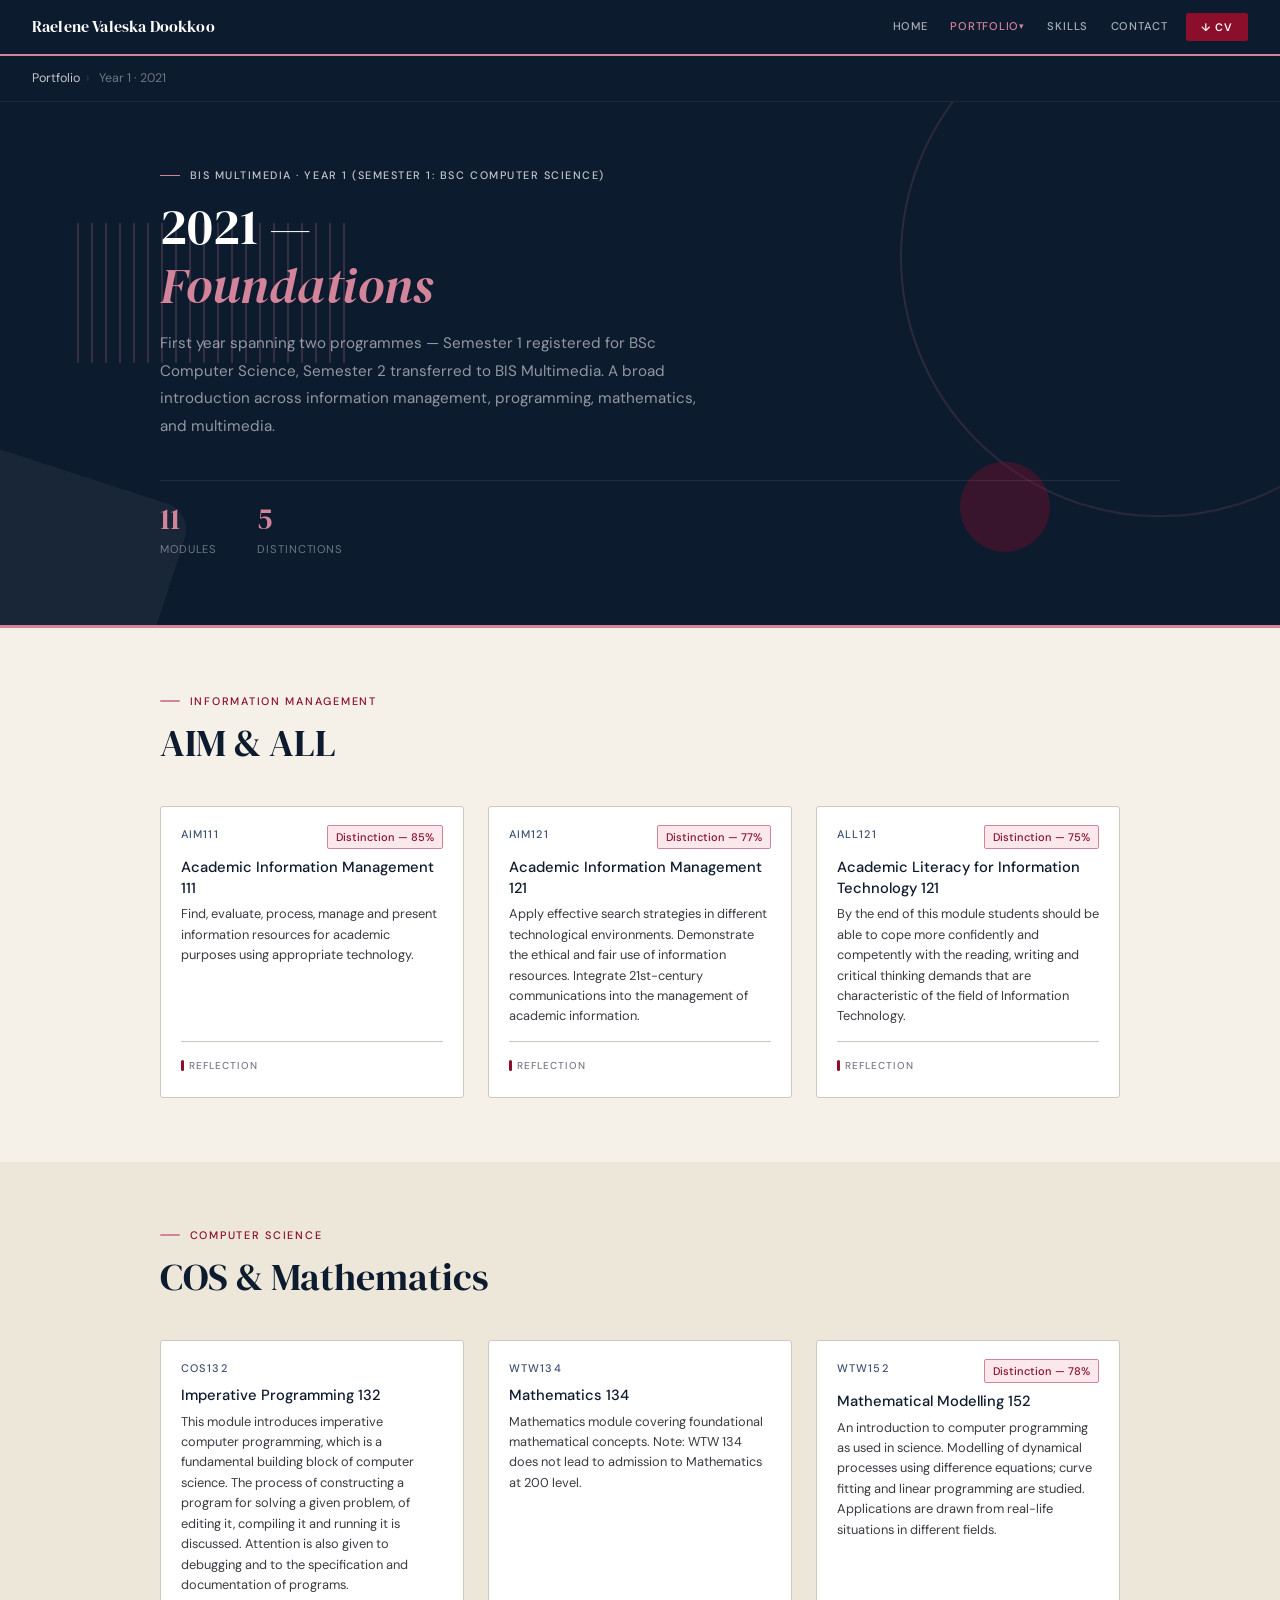
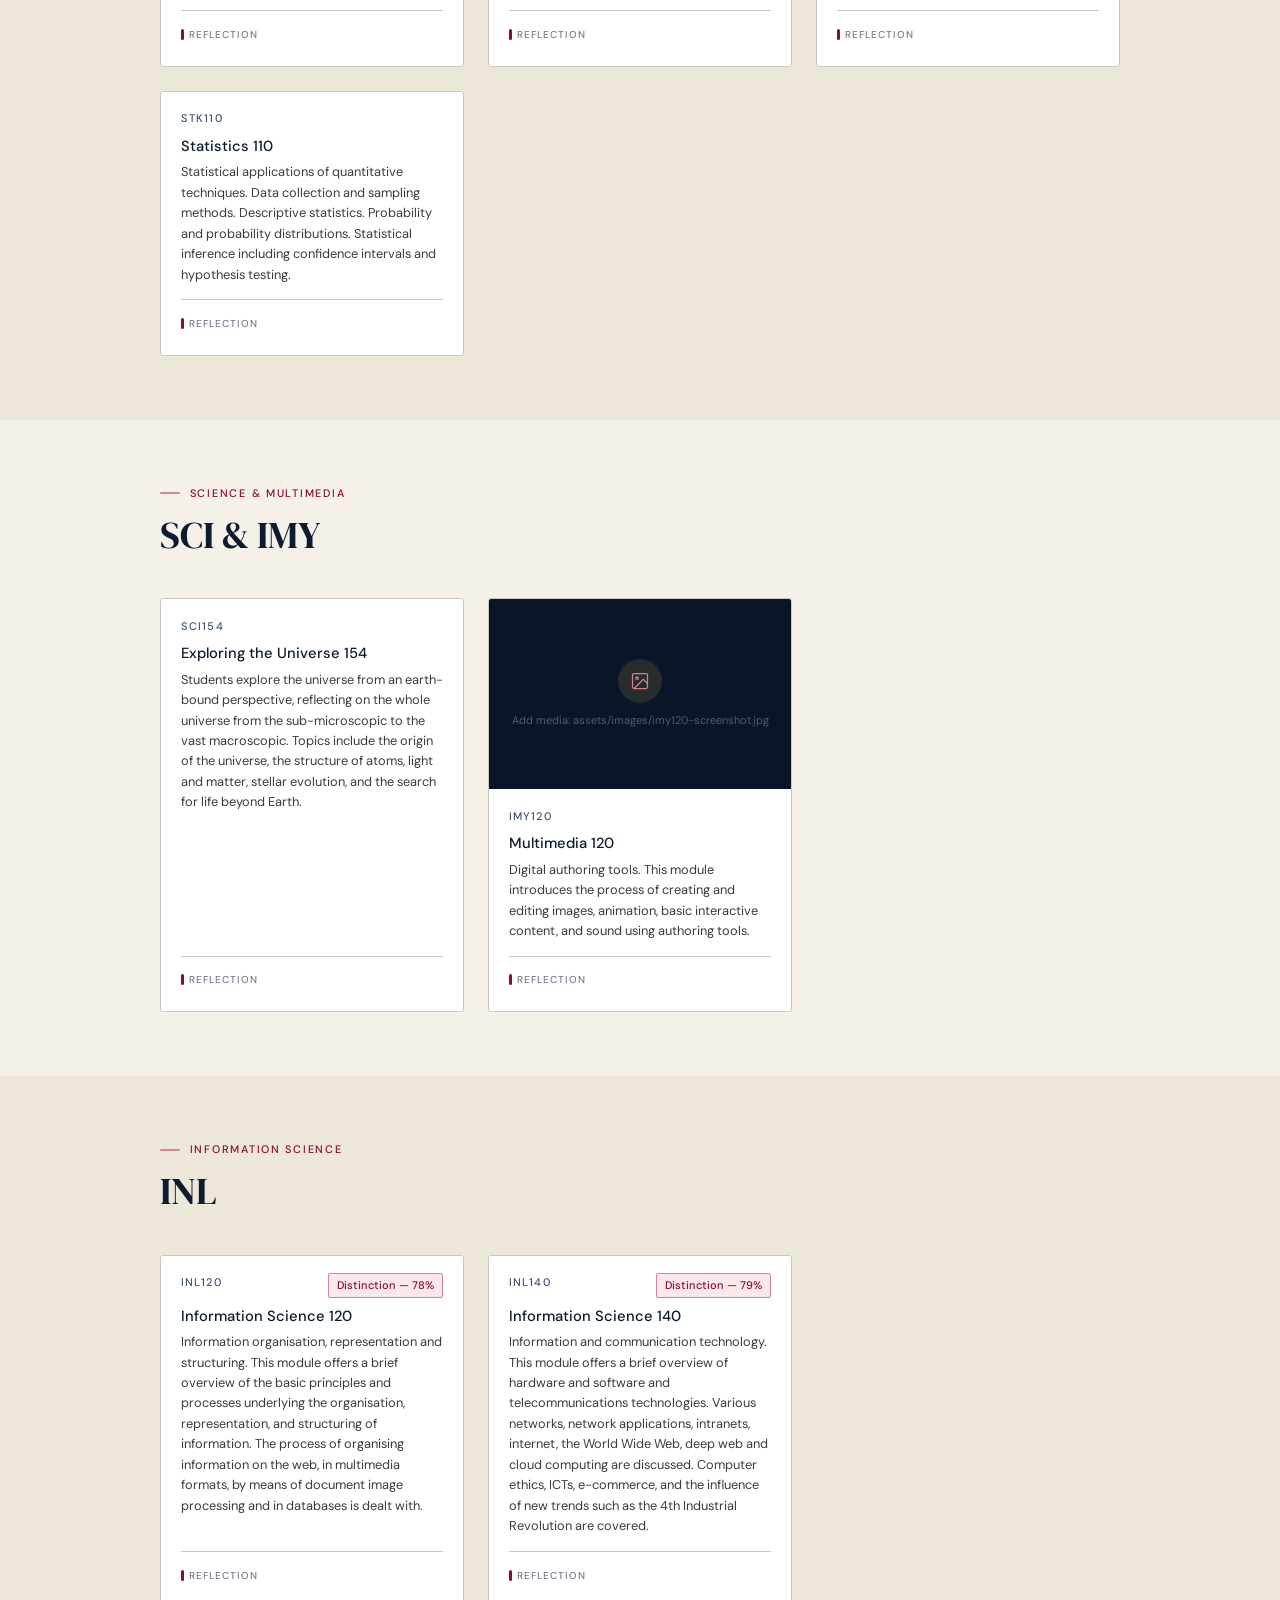
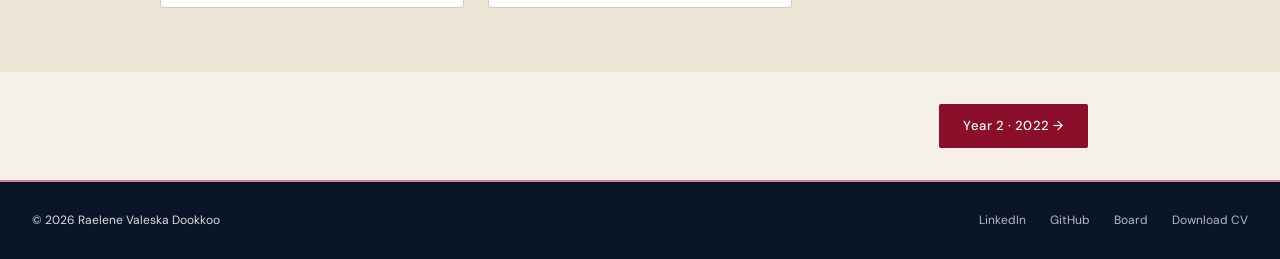
<file: year1.html>
<!DOCTYPE html>
<html lang="en">
<head>
  <meta charset="UTF-8" />
  <meta name="viewport" content="width=device-width, initial-scale=1.0" />
  <title>Year 1 · 2021 — Raelene Valeska Dookkoo</title>
  <meta http-equiv="X-Content-Type-Options" content="nosniff" />
  <meta http-equiv="X-Frame-Options" content="DENY" />
  <meta http-equiv="Referrer-Policy" content="strict-origin-when-cross-origin" />
  <link rel="stylesheet" href="style.css" />
</head>
<body>

  <nav>
    <a href="index.html" class="nav-name"><span class="nav-name-full">Raelene Valeska Dookkoo</span><span class="nav-name-short">Raelene Dookkoo</span></a>
    <ul class="nav-links">
      <li><a href="index.html">Home</a></li>
      <li class="nav-dropdown">
        <a class="nav-dropdown-toggle active">Portfolio</a>
        <div class="nav-dropdown-menu">
          <a href="year1.html"><span class="menu-year">Year 1 · 2021</span><span class="menu-sub">Foundations</span></a>
          <a href="year2.html"><span class="menu-year">Year 2 · 2022</span><span class="menu-sub">Creative & Technical</span></a>
          <a href="year3.html"><span class="menu-year">Year 3 · 2023</span><span class="menu-sub">Design & Community</span></a>
          <a href="year4.html"><span class="menu-year">Year 4 · 2024</span><span class="menu-sub">Informatics Transition</span></a>
          <a href="year5.html"><span class="menu-year">Year 5 · 2025</span><span class="menu-sub">Advanced Informatics</span></a>
          <a href="year6.html"><span class="menu-year">Year 6 · 2026</span><span class="menu-sub">Final Year</span></a>
          <a href="personal.html"><span class="menu-year">Personal Projects</span><span class="menu-sub">Ongoing</span></a>
        </div>
      </li>
      <li><a href="index.html#skills">Skills</a></li>
      <li><a href="index.html#contact">Contact</a></li>
      <li><a href="CV_Raelene_Valeska_Dookkoo.pdf" download class="nav-cv">↓ CV</a></li>
    </ul>
  </nav>

  <div class="breadcrumb"><a href="index.html">Portfolio</a><span>›</span> Year 1 · 2021</div>

  <div class="year-banner">
    <div class="year-banner-inner">
      <div class="year-banner-eyebrow">BIS Multimedia · Year 1 (Semester 1: BSc Computer Science)</div>
      <h1>2021 —<br><em>Foundations</em></h1>
      <p class="year-banner-desc">First year spanning two programmes — Semester 1 registered for BSc Computer Science, Semester 2 transferred to BIS Multimedia. A broad introduction across information management, programming, mathematics, and multimedia.</p>
      <div class="year-banner-stats">
        <div><span class="year-stat-num">11</span><span class="year-stat-label">Modules</span></div>
        <div><span class="year-stat-num">5</span><span class="year-stat-label">Distinctions</span></div>
      </div>
    </div>
  </div>

  <section class="">
    <div class="section-inner">
      <div class="section-label">Information Management</div>
      <h2 class="section-title">AIM & ALL</h2>
      <div class="projects-grid">

        <!-- ==========================================
             MODULE: AIM111 — Academic Information Management 111
             YEAR: 2021 | RESULT: 85
             ========================================== -->
        <div class="project-card">

          <div class="card-body">
            <div class="card-top">
              <span class="card-code">AIM111</span>
              <span class="card-result distinction">Distinction — 85%</span>
            </div>
            <div class="card-title">Academic Information Management 111</div>
            <div class="card-desc">Find, evaluate, process, manage and present information resources for academic purposes using appropriate technology.</div>
            <hr class="card-divider">
            <div class="reflect-label">Reflection</div>
            <div class="reflect-text"><!-- Write your reflection on AIM111 here --></div>
          </div>
        </div>
        <!-- ==========================================
             MODULE: AIM121 — Academic Information Management 121
             YEAR: 2021 | RESULT: 77
             ========================================== -->
        <div class="project-card">

          <div class="card-body">
            <div class="card-top">
              <span class="card-code">AIM121</span>
              <span class="card-result distinction">Distinction — 77%</span>
            </div>
            <div class="card-title">Academic Information Management 121</div>
            <div class="card-desc">Apply effective search strategies in different technological environments. Demonstrate the ethical and fair use of information resources. Integrate 21st-century communications into the management of academic information.</div>
            <hr class="card-divider">
            <div class="reflect-label">Reflection</div>
            <div class="reflect-text"><!-- Write your reflection on AIM121 here --></div>
          </div>
        </div>
        <!-- ==========================================
             MODULE: ALL121 — Academic Literacy for Information Technology 121
             YEAR: 2021 | RESULT: 75
             ========================================== -->
        <div class="project-card">

          <div class="card-body">
            <div class="card-top">
              <span class="card-code">ALL121</span>
              <span class="card-result distinction">Distinction — 75%</span>
            </div>
            <div class="card-title">Academic Literacy for Information Technology 121</div>
            <div class="card-desc">By the end of this module students should be able to cope more confidently and competently with the reading, writing and critical thinking demands that are characteristic of the field of Information Technology.</div>
            <hr class="card-divider">
            <div class="reflect-label">Reflection</div>
            <div class="reflect-text"><!-- Write your reflection on ALL121 here --></div>
          </div>
        </div>
      </div>
    </div>
  </section>
  <section class="section-alt">
    <div class="section-inner">
      <div class="section-label">Computer Science</div>
      <h2 class="section-title">COS & Mathematics</h2>
      <div class="projects-grid">

        <!-- ==========================================
             MODULE: COS132 — Imperative Programming 132
             YEAR: 2021 | RESULT: 60
             ========================================== -->
        <div class="project-card">

          <div class="card-body">
            <div class="card-top">
              <span class="card-code">COS132</span>
              
            </div>
            <div class="card-title">Imperative Programming 132</div>
            <div class="card-desc">This module introduces imperative computer programming, which is a fundamental building block of computer science. The process of constructing a program for solving a given problem, of editing it, compiling it and running it is discussed. Attention is also given to debugging and to the specification and documentation of programs.</div>
            <hr class="card-divider">
            <div class="reflect-label">Reflection</div>
            <div class="reflect-text"><!-- Write your reflection on COS132 here --></div>
          </div>
        </div>
        <!-- ==========================================
             MODULE: WTW134 — Mathematics 134
             YEAR: 2021 | RESULT: 50
             ========================================== -->
        <div class="project-card">

          <div class="card-body">
            <div class="card-top">
              <span class="card-code">WTW134</span>
              
            </div>
            <div class="card-title">Mathematics 134</div>
            <div class="card-desc">Mathematics module covering foundational mathematical concepts. Note: WTW 134 does not lead to admission to Mathematics at 200 level.</div>
            <hr class="card-divider">
            <div class="reflect-label">Reflection</div>
            <div class="reflect-text"><!-- Write your reflection on WTW134 here --></div>
          </div>
        </div>
        <!-- ==========================================
             MODULE: WTW152 — Mathematical Modelling 152
             YEAR: 2021 | RESULT: 78
             ========================================== -->
        <div class="project-card">

          <div class="card-body">
            <div class="card-top">
              <span class="card-code">WTW152</span>
              <span class="card-result distinction">Distinction — 78%</span>
            </div>
            <div class="card-title">Mathematical Modelling 152</div>
            <div class="card-desc">An introduction to computer programming as used in science. Modelling of dynamical processes using difference equations; curve fitting and linear programming are studied. Applications are drawn from real-life situations in different fields.</div>
            <hr class="card-divider">
            <div class="reflect-label">Reflection</div>
            <div class="reflect-text"><!-- Write your reflection on WTW152 here --></div>
          </div>
        </div>
        <!-- ==========================================
             MODULE: STK110 — Statistics 110
             YEAR: 2021 | RESULT: 55
             ========================================== -->
        <div class="project-card">

          <div class="card-body">
            <div class="card-top">
              <span class="card-code">STK110</span>
              
            </div>
            <div class="card-title">Statistics 110</div>
            <div class="card-desc">Statistical applications of quantitative techniques. Data collection and sampling methods. Descriptive statistics. Probability and probability distributions. Statistical inference including confidence intervals and hypothesis testing.</div>
            <hr class="card-divider">
            <div class="reflect-label">Reflection</div>
            <div class="reflect-text"><!-- Write your reflection on STK110 here --></div>
          </div>
        </div>
      </div>
    </div>
  </section>
  <section class="">
    <div class="section-inner">
      <div class="section-label">Science & Multimedia</div>
      <h2 class="section-title">SCI & IMY</h2>
      <div class="projects-grid">

        <!-- ==========================================
             MODULE: SCI154 — Exploring the Universe 154
             YEAR: 2021 | RESULT: 68
             ========================================== -->
        <div class="project-card">

          <div class="card-body">
            <div class="card-top">
              <span class="card-code">SCI154</span>
              
            </div>
            <div class="card-title">Exploring the Universe 154</div>
            <div class="card-desc">Students explore the universe from an earth-bound perspective, reflecting on the whole universe from the sub-microscopic to the vast macroscopic. Topics include the origin of the universe, the structure of atoms, light and matter, stellar evolution, and the search for life beyond Earth.</div>
            <hr class="card-divider">
            <div class="reflect-label">Reflection</div>
            <div class="reflect-text"><!-- Write your reflection on SCI154 here --></div>
          </div>
        </div>
        <!-- ==========================================
             MODULE: IMY120 — Multimedia 120
             YEAR: 2021 | RESULT: 55
             ========================================== -->
        <div class="project-card">
          <!-- MEDIA: replace with your actual file path when ready -->
          <!-- Image: <img src="assets/images/imy120-screenshot.jpg" alt="Multimedia 120"> -->
          <!-- Video: <video src="assets/videos/imy120-demo.mp4" muted loop playsinline></video> -->
          <div class="card-media dark-bg" onclick="openLightbox('assets/images/imy120-screenshot.jpg','Multimedia 120','IMY120 · 2021',false)">
            <div class="media-placeholder">
              <div class="media-placeholder-icon"><svg width="20" height="20" viewBox="0 0 24 24" fill="none" stroke="#d4849a" stroke-width="1.5"><rect x="3" y="3" width="18" height="18" rx="2"/><circle cx="8.5" cy="8.5" r="1.5"/><path d="m21 15-5-5L5 21"/></svg></div>
              <div class="media-placeholder-label">Add media: assets/images/imy120-screenshot.jpg</div>
            </div>
            <div class="media-overlay"><button class="overlay-btn">🔍 View</button></div>
          </div>
          <div class="card-body">
            <div class="card-top">
              <span class="card-code">IMY120</span>
              
            </div>
            <div class="card-title">Multimedia 120</div>
            <div class="card-desc">Digital authoring tools. This module introduces the process of creating and editing images, animation, basic interactive content, and sound using authoring tools.</div>
            <hr class="card-divider">
            <div class="reflect-label">Reflection</div>
            <div class="reflect-text"><!-- Write your reflection on IMY120 here --></div>
          </div>
        </div>
      </div>
    </div>
  </section>
  <section class="section-alt">
    <div class="section-inner">
      <div class="section-label">Information Science</div>
      <h2 class="section-title">INL</h2>
      <div class="projects-grid">

        <!-- ==========================================
             MODULE: INL120 — Information Science 120
             YEAR: 2021 | RESULT: 78
             ========================================== -->
        <div class="project-card">

          <div class="card-body">
            <div class="card-top">
              <span class="card-code">INL120</span>
              <span class="card-result distinction">Distinction — 78%</span>
            </div>
            <div class="card-title">Information Science 120</div>
            <div class="card-desc">Information organisation, representation and structuring. This module offers a brief overview of the basic principles and processes underlying the organisation, representation, and structuring of information. The process of organising information on the web, in multimedia formats, by means of document image processing and in databases is dealt with.</div>
            <hr class="card-divider">
            <div class="reflect-label">Reflection</div>
            <div class="reflect-text"><!-- Write your reflection on INL120 here --></div>
          </div>
        </div>
        <!-- ==========================================
             MODULE: INL140 — Information Science 140
             YEAR: 2021 | RESULT: 79
             ========================================== -->
        <div class="project-card">

          <div class="card-body">
            <div class="card-top">
              <span class="card-code">INL140</span>
              <span class="card-result distinction">Distinction — 79%</span>
            </div>
            <div class="card-title">Information Science 140</div>
            <div class="card-desc">Information and communication technology. This module offers a brief overview of hardware and software and telecommunications technologies. Various networks, network applications, intranets, internet, the World Wide Web, deep web and cloud computing are discussed. Computer ethics, ICTs, e-commerce, and the influence of new trends such as the 4th Industrial Revolution are covered.</div>
            <hr class="card-divider">
            <div class="reflect-label">Reflection</div>
            <div class="reflect-text"><!-- Write your reflection on INL140 here --></div>
          </div>
        </div>
      </div>
    </div>
  </section>


  <div class="year-nav"><span></span><a href="year2.html" class="btn btn-primary">Year 2 · 2022 →</a></div>

  <div class="lightbox-overlay" id="lightbox" onclick="closeLightbox()">
    <div class="lightbox-box" onclick="event.stopPropagation()">
      <button class="lightbox-close" onclick="closeLightbox()">✕</button>
      <div id="lightbox-media-wrap"></div>
      <div class="lightbox-info"><h3 id="lightbox-title"></h3><p id="lightbox-subtitle"></p></div>
    </div>
  </div>

  <footer>
    <span>© 2026 Raelene Valeska Dookkoo</span>
    <div class="footer-links">
      <a href="https://linkedin.com/in/raelene-dookkoo" target="_blank" rel="noopener noreferrer">LinkedIn</a>
      <a href="https://github.com/RaeleneV" target="_blank" rel="noopener noreferrer">GitHub</a>
      <a href="https://github.com/users/RaeleneV/projects/2/views/1" target="_blank" rel="noopener noreferrer">Board</a>
      <a href="CV_Raelene_Valeska_Dookkoo.pdf" download>Download CV</a>
    </div>
  </footer>
  <script src="scripts.js"></script>
</body>
</html>
</file>
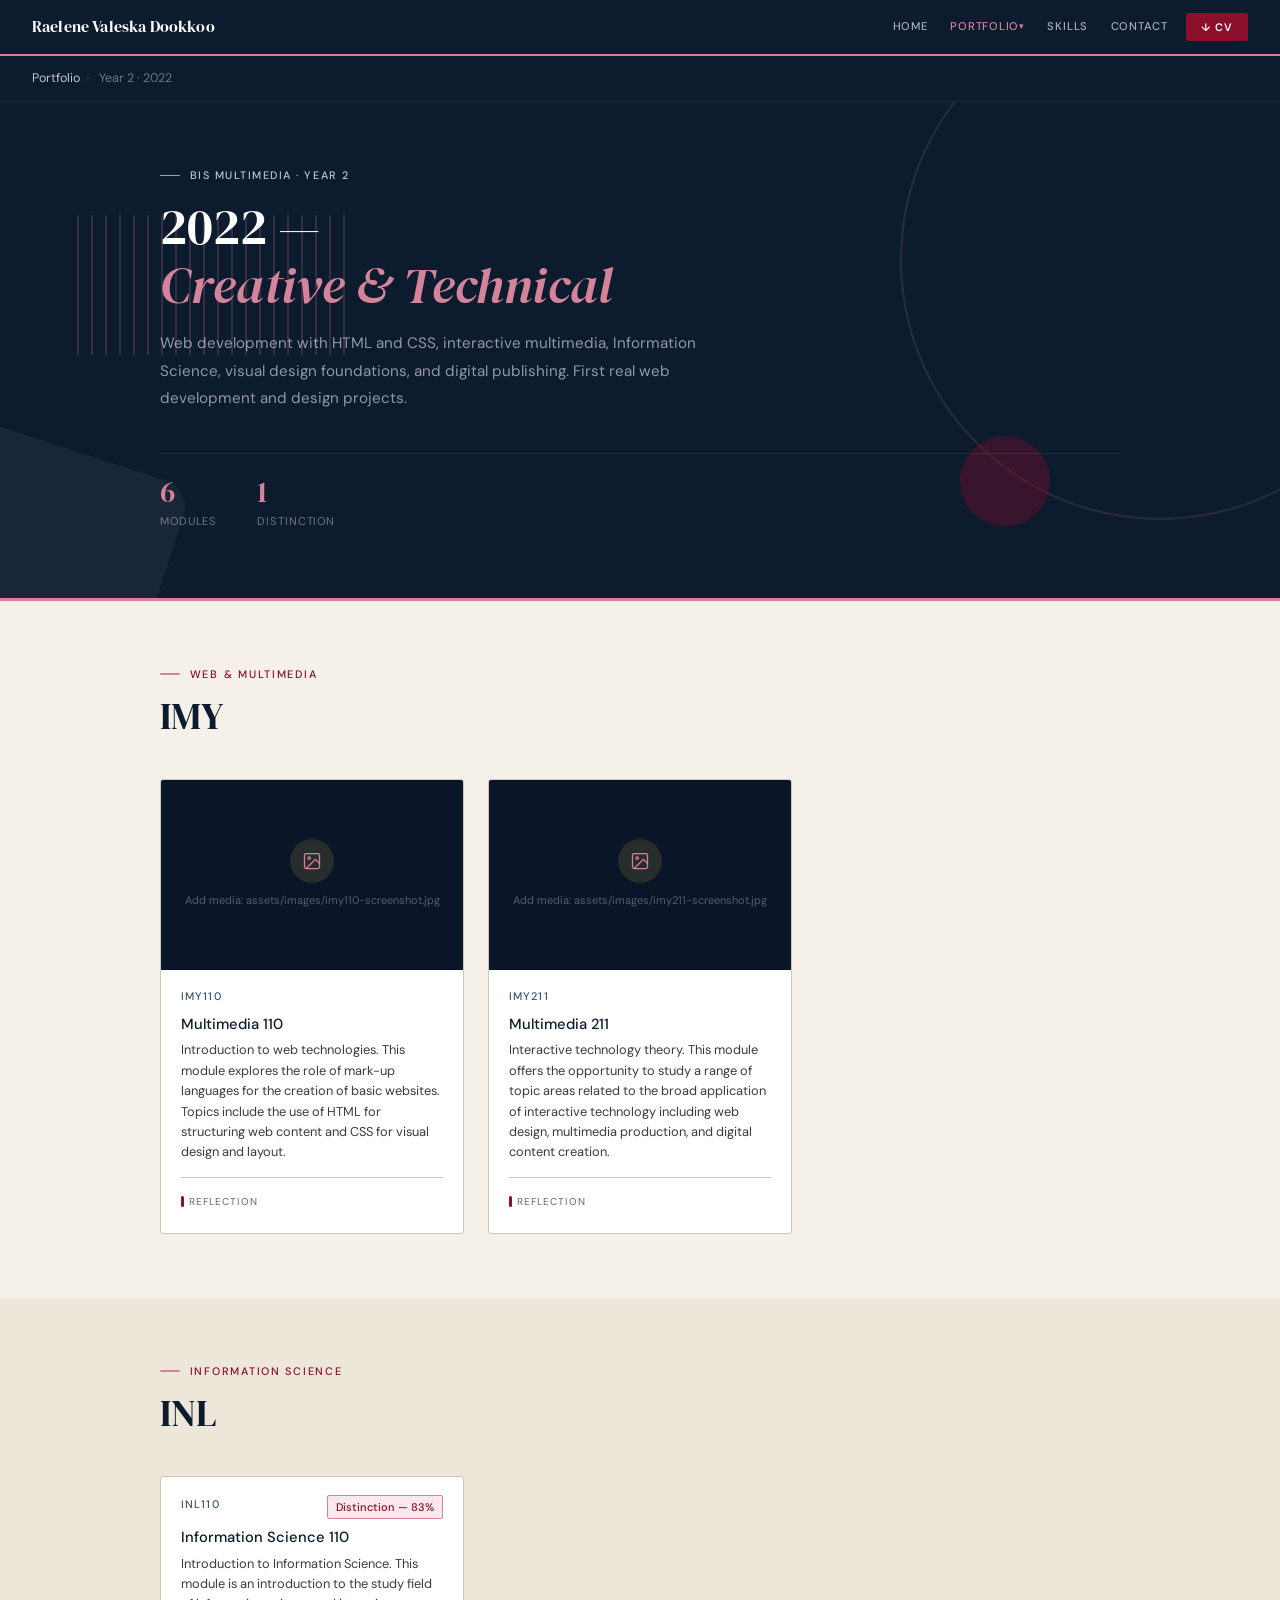
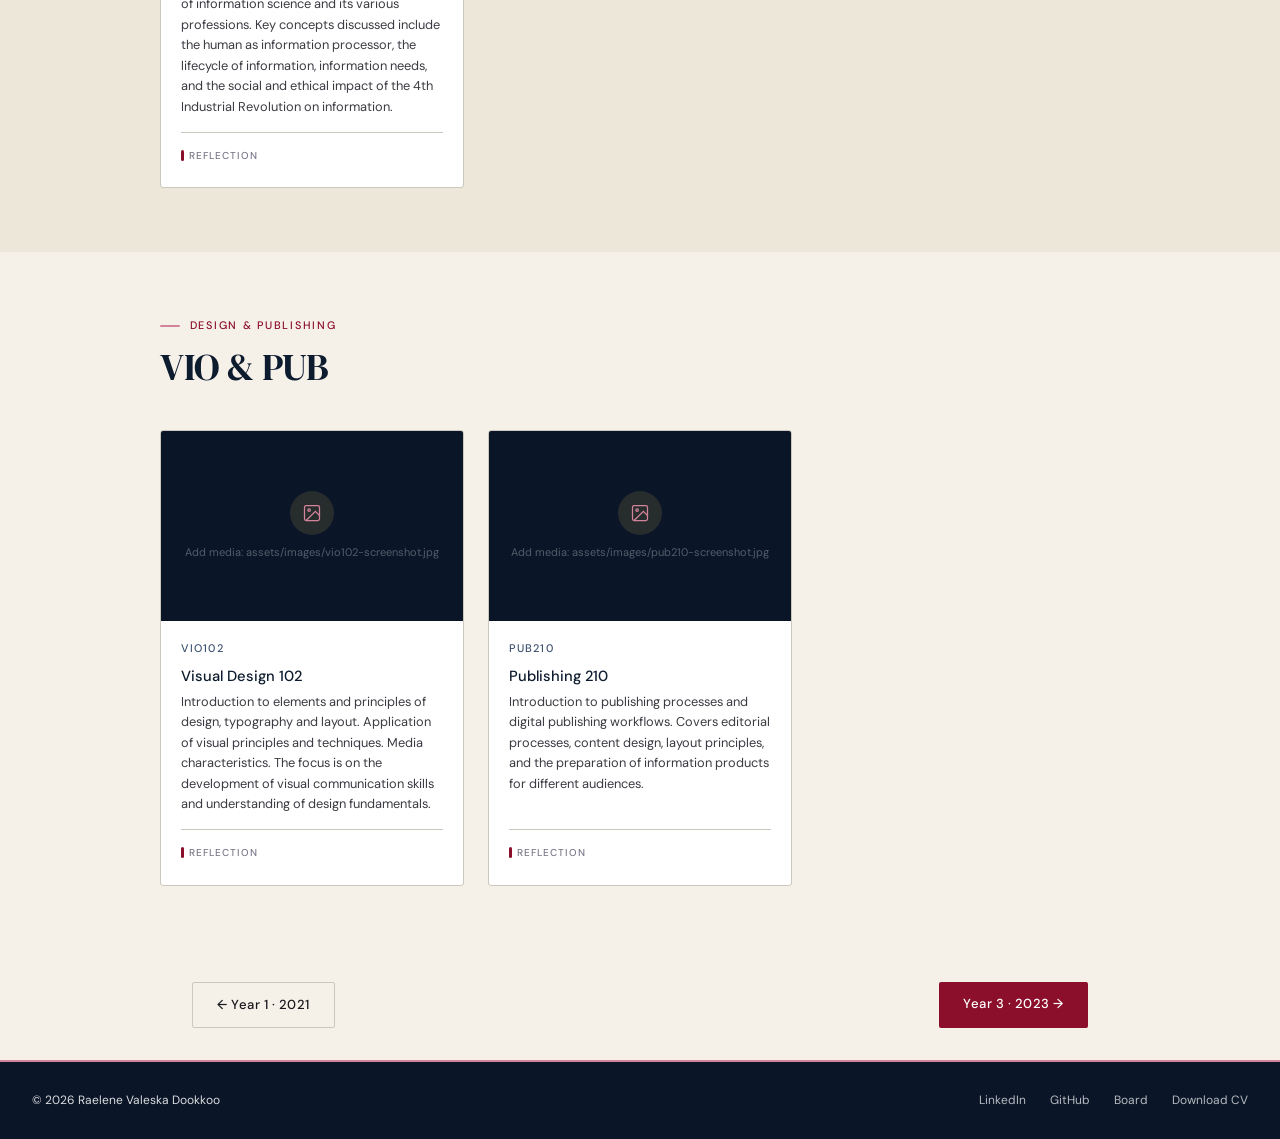
<file: year2.html>
<!DOCTYPE html>
<html lang="en">
<head>
  <meta charset="UTF-8" />
  <meta name="viewport" content="width=device-width, initial-scale=1.0" />
  <title>Year 2 · 2022 — Raelene Valeska Dookkoo</title>
  <meta http-equiv="X-Content-Type-Options" content="nosniff" />
  <meta http-equiv="X-Frame-Options" content="DENY" />
  <meta http-equiv="Referrer-Policy" content="strict-origin-when-cross-origin" />
  <link rel="stylesheet" href="style.css" />
</head>
<body>

  <nav>
    <a href="index.html" class="nav-name"><span class="nav-name-full">Raelene Valeska Dookkoo</span><span class="nav-name-short">Raelene Dookkoo</span></a>
    <ul class="nav-links">
      <li><a href="index.html">Home</a></li>
      <li class="nav-dropdown">
        <a class="nav-dropdown-toggle active">Portfolio</a>
        <div class="nav-dropdown-menu">
          <a href="year1.html"><span class="menu-year">Year 1 · 2021</span><span class="menu-sub">Foundations</span></a>
          <a href="year2.html"><span class="menu-year">Year 2 · 2022</span><span class="menu-sub">Creative & Technical</span></a>
          <a href="year3.html"><span class="menu-year">Year 3 · 2023</span><span class="menu-sub">Design & Community</span></a>
          <a href="year4.html"><span class="menu-year">Year 4 · 2024</span><span class="menu-sub">Informatics Transition</span></a>
          <a href="year5.html"><span class="menu-year">Year 5 · 2025</span><span class="menu-sub">Advanced Informatics</span></a>
          <a href="year6.html"><span class="menu-year">Year 6 · 2026</span><span class="menu-sub">Final Year</span></a>
          <a href="personal.html"><span class="menu-year">Personal Projects</span><span class="menu-sub">Ongoing</span></a>
        </div>
      </li>
      <li><a href="index.html#skills">Skills</a></li>
      <li><a href="index.html#contact">Contact</a></li>
      <li><a href="CV_Raelene_Valeska_Dookkoo.pdf" download class="nav-cv">↓ CV</a></li>
    </ul>
  </nav>

  <div class="breadcrumb"><a href="index.html">Portfolio</a><span>›</span> Year 2 · 2022</div>

  <div class="year-banner">
    <div class="year-banner-inner">
      <div class="year-banner-eyebrow">BIS Multimedia · Year 2</div>
      <h1>2022 —<br><em>Creative & Technical</em></h1>
      <p class="year-banner-desc">Web development with HTML and CSS, interactive multimedia, Information Science, visual design foundations, and digital publishing. First real web development and design projects.</p>
      <div class="year-banner-stats">
        <div><span class="year-stat-num">6</span><span class="year-stat-label">Modules</span></div>
        <div><span class="year-stat-num">1</span><span class="year-stat-label">Distinction</span></div>
      </div>
    </div>
  </div>

  <section class="">
    <div class="section-inner">
      <div class="section-label">Web & Multimedia</div>
      <h2 class="section-title">IMY</h2>
      <div class="projects-grid">

        <!-- ==========================================
             MODULE: IMY110 — Multimedia 110
             YEAR: 2022 | RESULT: 62
             ========================================== -->
        <div class="project-card">
          <!-- MEDIA: replace with your actual file path when ready -->
          <!-- Image: <img src="assets/images/imy110-screenshot.jpg" alt="Multimedia 110"> -->
          <!-- Video: <video src="assets/videos/imy110-demo.mp4" muted loop playsinline></video> -->
          <div class="card-media dark-bg" onclick="openLightbox('assets/images/imy110-screenshot.jpg','Multimedia 110','IMY110 · 2022',false)">
            <div class="media-placeholder">
              <div class="media-placeholder-icon"><svg width="20" height="20" viewBox="0 0 24 24" fill="none" stroke="#d4849a" stroke-width="1.5"><rect x="3" y="3" width="18" height="18" rx="2"/><circle cx="8.5" cy="8.5" r="1.5"/><path d="m21 15-5-5L5 21"/></svg></div>
              <div class="media-placeholder-label">Add media: assets/images/imy110-screenshot.jpg</div>
            </div>
            <div class="media-overlay"><button class="overlay-btn">🔍 View</button></div>
          </div>
          <div class="card-body">
            <div class="card-top">
              <span class="card-code">IMY110</span>
              
            </div>
            <div class="card-title">Multimedia 110</div>
            <div class="card-desc">Introduction to web technologies. This module explores the role of mark-up languages for the creation of basic websites. Topics include the use of HTML for structuring web content and CSS for visual design and layout.</div>
            <hr class="card-divider">
            <div class="reflect-label">Reflection</div>
            <div class="reflect-text"><!-- Write your reflection on IMY110 here --></div>
          </div>
        </div>
        <!-- ==========================================
             MODULE: IMY211 — Multimedia 211
             YEAR: 2022 | RESULT: 57
             ========================================== -->
        <div class="project-card">
          <!-- MEDIA: replace with your actual file path when ready -->
          <!-- Image: <img src="assets/images/imy211-screenshot.jpg" alt="Multimedia 211"> -->
          <!-- Video: <video src="assets/videos/imy211-demo.mp4" muted loop playsinline></video> -->
          <div class="card-media dark-bg" onclick="openLightbox('assets/images/imy211-screenshot.jpg','Multimedia 211','IMY211 · 2022',false)">
            <div class="media-placeholder">
              <div class="media-placeholder-icon"><svg width="20" height="20" viewBox="0 0 24 24" fill="none" stroke="#d4849a" stroke-width="1.5"><rect x="3" y="3" width="18" height="18" rx="2"/><circle cx="8.5" cy="8.5" r="1.5"/><path d="m21 15-5-5L5 21"/></svg></div>
              <div class="media-placeholder-label">Add media: assets/images/imy211-screenshot.jpg</div>
            </div>
            <div class="media-overlay"><button class="overlay-btn">🔍 View</button></div>
          </div>
          <div class="card-body">
            <div class="card-top">
              <span class="card-code">IMY211</span>
              
            </div>
            <div class="card-title">Multimedia 211</div>
            <div class="card-desc">Interactive technology theory. This module offers the opportunity to study a range of topic areas related to the broad application of interactive technology including web design, multimedia production, and digital content creation.</div>
            <hr class="card-divider">
            <div class="reflect-label">Reflection</div>
            <div class="reflect-text"><!-- Write your reflection on IMY211 here --></div>
          </div>
        </div>
      </div>
    </div>
  </section>
  <section class="section-alt">
    <div class="section-inner">
      <div class="section-label">Information Science</div>
      <h2 class="section-title">INL</h2>
      <div class="projects-grid">

        <!-- ==========================================
             MODULE: INL110 — Information Science 110
             YEAR: 2022 | RESULT: 83
             ========================================== -->
        <div class="project-card">

          <div class="card-body">
            <div class="card-top">
              <span class="card-code">INL110</span>
              <span class="card-result distinction">Distinction — 83%</span>
            </div>
            <div class="card-title">Information Science 110</div>
            <div class="card-desc">Introduction to Information Science. This module is an introduction to the study field of information science and its various professions. Key concepts discussed include the human as information processor, the lifecycle of information, information needs, and the social and ethical impact of the 4th Industrial Revolution on information.</div>
            <hr class="card-divider">
            <div class="reflect-label">Reflection</div>
            <div class="reflect-text"><!-- Write your reflection on INL110 here --></div>
          </div>
        </div>
      </div>
    </div>
  </section>
  <section class="">
    <div class="section-inner">
      <div class="section-label">Design & Publishing</div>
      <h2 class="section-title">VIO & PUB</h2>
      <div class="projects-grid">

        <!-- ==========================================
             MODULE: VIO102 — Visual Design 102
             YEAR: 2022 | RESULT: 70
             ========================================== -->
        <div class="project-card">
          <!-- MEDIA: replace with your actual file path when ready -->
          <!-- Image: <img src="assets/images/vio102-screenshot.jpg" alt="Visual Design 102"> -->
          <!-- Video: <video src="assets/videos/vio102-demo.mp4" muted loop playsinline></video> -->
          <div class="card-media dark-bg" onclick="openLightbox('assets/images/vio102-screenshot.jpg','Visual Design 102','VIO102 · 2022',false)">
            <div class="media-placeholder">
              <div class="media-placeholder-icon"><svg width="20" height="20" viewBox="0 0 24 24" fill="none" stroke="#d4849a" stroke-width="1.5"><rect x="3" y="3" width="18" height="18" rx="2"/><circle cx="8.5" cy="8.5" r="1.5"/><path d="m21 15-5-5L5 21"/></svg></div>
              <div class="media-placeholder-label">Add media: assets/images/vio102-screenshot.jpg</div>
            </div>
            <div class="media-overlay"><button class="overlay-btn">🔍 View</button></div>
          </div>
          <div class="card-body">
            <div class="card-top">
              <span class="card-code">VIO102</span>
              
            </div>
            <div class="card-title">Visual Design 102</div>
            <div class="card-desc">Introduction to elements and principles of design, typography and layout. Application of visual principles and techniques. Media characteristics. The focus is on the development of visual communication skills and understanding of design fundamentals.</div>
            <hr class="card-divider">
            <div class="reflect-label">Reflection</div>
            <div class="reflect-text"><!-- Write your reflection on VIO102 here --></div>
          </div>
        </div>
        <!-- ==========================================
             MODULE: PUB210 — Publishing 210
             YEAR: 2022 | RESULT: 61
             ========================================== -->
        <div class="project-card">
          <!-- MEDIA: replace with your actual file path when ready -->
          <!-- Image: <img src="assets/images/pub210-screenshot.jpg" alt="Publishing 210"> -->
          <!-- Video: <video src="assets/videos/pub210-demo.mp4" muted loop playsinline></video> -->
          <div class="card-media dark-bg" onclick="openLightbox('assets/images/pub210-screenshot.jpg','Publishing 210','PUB210 · 2022',false)">
            <div class="media-placeholder">
              <div class="media-placeholder-icon"><svg width="20" height="20" viewBox="0 0 24 24" fill="none" stroke="#d4849a" stroke-width="1.5"><rect x="3" y="3" width="18" height="18" rx="2"/><circle cx="8.5" cy="8.5" r="1.5"/><path d="m21 15-5-5L5 21"/></svg></div>
              <div class="media-placeholder-label">Add media: assets/images/pub210-screenshot.jpg</div>
            </div>
            <div class="media-overlay"><button class="overlay-btn">🔍 View</button></div>
          </div>
          <div class="card-body">
            <div class="card-top">
              <span class="card-code">PUB210</span>
              
            </div>
            <div class="card-title">Publishing 210</div>
            <div class="card-desc">Introduction to publishing processes and digital publishing workflows. Covers editorial processes, content design, layout principles, and the preparation of information products for different audiences.</div>
            <hr class="card-divider">
            <div class="reflect-label">Reflection</div>
            <div class="reflect-text"><!-- Write your reflection on PUB210 here --></div>
          </div>
        </div>
      </div>
    </div>
  </section>


  <div class="year-nav"><a href="year1.html" class="btn btn-secondary">← Year 1 · 2021</a><a href="year3.html" class="btn btn-primary">Year 3 · 2023 →</a></div>

  <div class="lightbox-overlay" id="lightbox" onclick="closeLightbox()">
    <div class="lightbox-box" onclick="event.stopPropagation()">
      <button class="lightbox-close" onclick="closeLightbox()">✕</button>
      <div id="lightbox-media-wrap"></div>
      <div class="lightbox-info"><h3 id="lightbox-title"></h3><p id="lightbox-subtitle"></p></div>
    </div>
  </div>

  <footer>
    <span>© 2026 Raelene Valeska Dookkoo</span>
    <div class="footer-links">
      <a href="https://linkedin.com/in/raelene-dookkoo" target="_blank" rel="noopener noreferrer">LinkedIn</a>
      <a href="https://github.com/RaeleneV" target="_blank" rel="noopener noreferrer">GitHub</a>
      <a href="https://github.com/users/RaeleneV/projects/2/views/1" target="_blank" rel="noopener noreferrer">Board</a>
      <a href="CV_Raelene_Valeska_Dookkoo.pdf" download>Download CV</a>
    </div>
  </footer>
  <script src="scripts.js"></script>
</body>
</html>
</file>
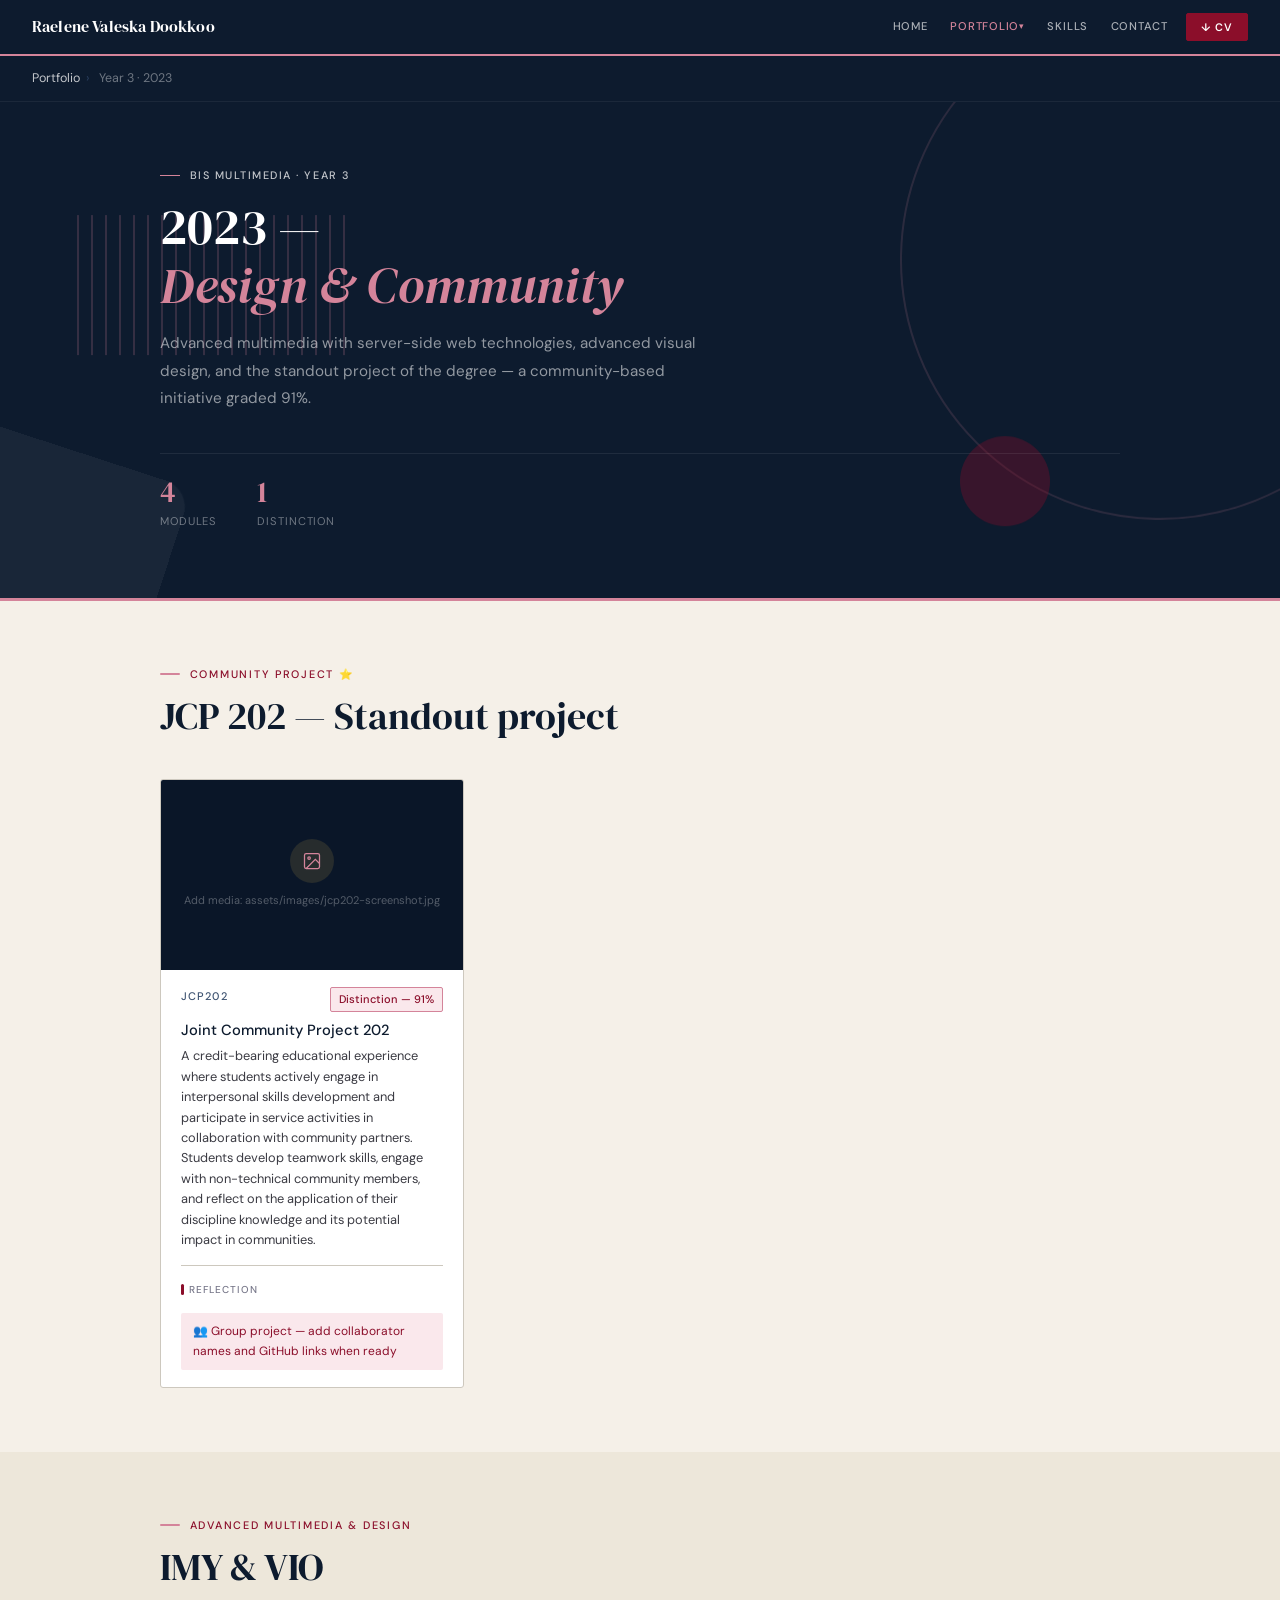
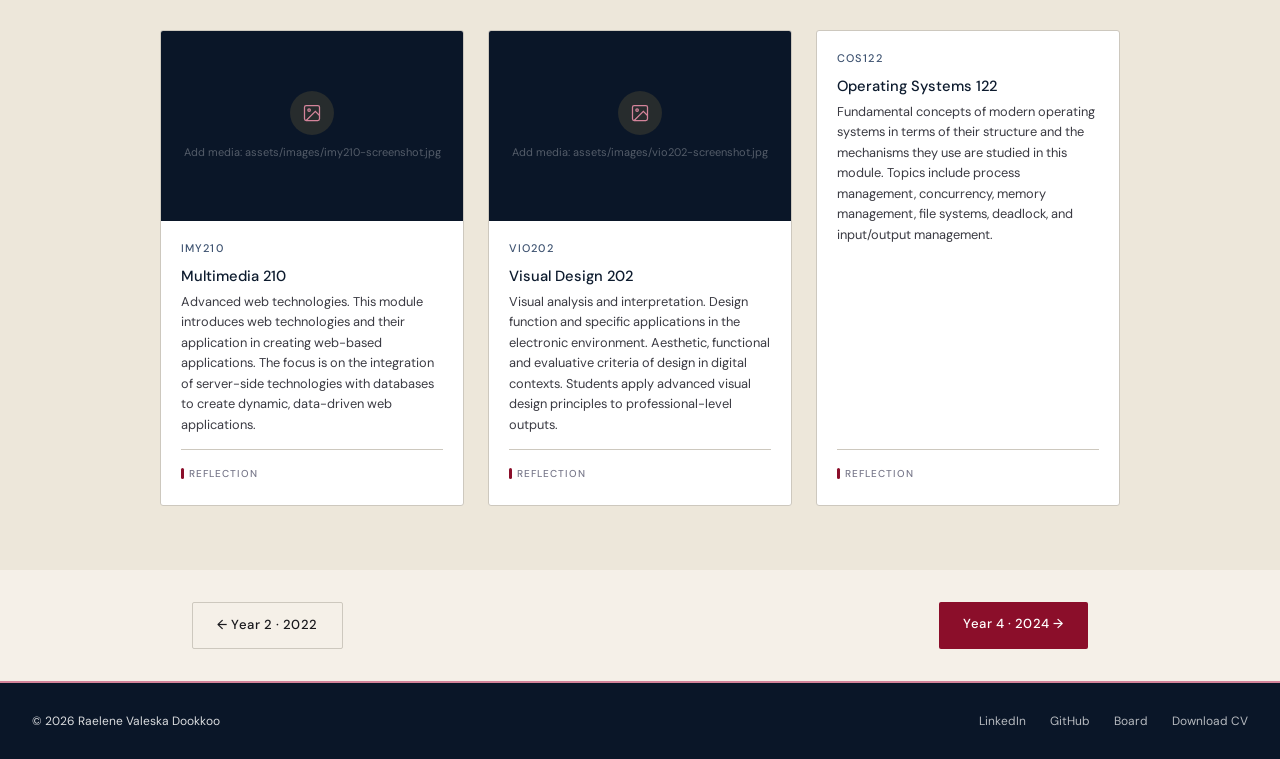
<file: year3.html>
<!DOCTYPE html>
<html lang="en">
<head>
  <meta charset="UTF-8" />
  <meta name="viewport" content="width=device-width, initial-scale=1.0" />
  <title>Year 3 · 2023 — Raelene Valeska Dookkoo</title>
  <meta http-equiv="X-Content-Type-Options" content="nosniff" />
  <meta http-equiv="X-Frame-Options" content="DENY" />
  <meta http-equiv="Referrer-Policy" content="strict-origin-when-cross-origin" />
  <link rel="stylesheet" href="style.css" />
</head>
<body>

  <nav>
    <a href="index.html" class="nav-name"><span class="nav-name-full">Raelene Valeska Dookkoo</span><span class="nav-name-short">Raelene Dookkoo</span></a>
    <ul class="nav-links">
      <li><a href="index.html">Home</a></li>
      <li class="nav-dropdown">
        <a class="nav-dropdown-toggle active">Portfolio</a>
        <div class="nav-dropdown-menu">
          <a href="year1.html"><span class="menu-year">Year 1 · 2021</span><span class="menu-sub">Foundations</span></a>
          <a href="year2.html"><span class="menu-year">Year 2 · 2022</span><span class="menu-sub">Creative & Technical</span></a>
          <a href="year3.html"><span class="menu-year">Year 3 · 2023</span><span class="menu-sub">Design & Community</span></a>
          <a href="year4.html"><span class="menu-year">Year 4 · 2024</span><span class="menu-sub">Informatics Transition</span></a>
          <a href="year5.html"><span class="menu-year">Year 5 · 2025</span><span class="menu-sub">Advanced Informatics</span></a>
          <a href="year6.html"><span class="menu-year">Year 6 · 2026</span><span class="menu-sub">Final Year</span></a>
          <a href="personal.html"><span class="menu-year">Personal Projects</span><span class="menu-sub">Ongoing</span></a>
        </div>
      </li>
      <li><a href="index.html#skills">Skills</a></li>
      <li><a href="index.html#contact">Contact</a></li>
      <li><a href="CV_Raelene_Valeska_Dookkoo.pdf" download class="nav-cv">↓ CV</a></li>
    </ul>
  </nav>

  <div class="breadcrumb"><a href="index.html">Portfolio</a><span>›</span> Year 3 · 2023</div>

  <div class="year-banner">
    <div class="year-banner-inner">
      <div class="year-banner-eyebrow">BIS Multimedia · Year 3</div>
      <h1>2023 —<br><em>Design & Community</em></h1>
      <p class="year-banner-desc">Advanced multimedia with server-side web technologies, advanced visual design, and the standout project of the degree — a community-based initiative graded 91%.</p>
      <div class="year-banner-stats">
        <div><span class="year-stat-num">4</span><span class="year-stat-label">Modules</span></div>
        <div><span class="year-stat-num">1</span><span class="year-stat-label">Distinction</span></div>
      </div>
    </div>
  </div>

  <section class="">
    <div class="section-inner">
      <div class="section-label">Community Project ⭐</div>
      <h2 class="section-title">JCP 202 — Standout project</h2>
      <div class="projects-grid">

        <!-- ==========================================
             MODULE: JCP202 — Joint Community Project 202
             YEAR: 2023 | RESULT: 91
             ========================================== -->
        <div class="project-card">
          <!-- MEDIA: replace with your actual file path when ready -->
          <!-- Image: <img src="assets/images/jcp202-screenshot.jpg" alt="Joint Community Project 202"> -->
          <!-- Video: <video src="assets/videos/jcp202-demo.mp4" muted loop playsinline></video> -->
          <div class="card-media dark-bg" onclick="openLightbox('assets/images/jcp202-screenshot.jpg','Joint Community Project 202','JCP202 · 2023',false)">
            <div class="media-placeholder">
              <div class="media-placeholder-icon"><svg width="20" height="20" viewBox="0 0 24 24" fill="none" stroke="#d4849a" stroke-width="1.5"><rect x="3" y="3" width="18" height="18" rx="2"/><circle cx="8.5" cy="8.5" r="1.5"/><path d="m21 15-5-5L5 21"/></svg></div>
              <div class="media-placeholder-label">Add media: assets/images/jcp202-screenshot.jpg</div>
            </div>
            <div class="media-overlay"><button class="overlay-btn">🔍 View</button></div>
          </div>
          <div class="card-body">
            <div class="card-top">
              <span class="card-code">JCP202</span>
              <span class="card-result distinction">Distinction — 91%</span>
            </div>
            <div class="card-title">Joint Community Project 202</div>
            <div class="card-desc">A credit-bearing educational experience where students actively engage in interpersonal skills development and participate in service activities in collaboration with community partners. Students develop teamwork skills, engage with non-technical community members, and reflect on the application of their discipline knowledge and its potential impact in communities.</div>
            <hr class="card-divider">
            <div class="reflect-label">Reflection</div>
            <div class="reflect-text"><!-- Write your reflection on JCP202 here --></div>
            <div style="margin-top:0.6rem;padding:0.5rem 0.75rem;background:var(--crimson-light);border-radius:2px;font-size:0.75rem;color:var(--crimson);">
              👥 Group project — add collaborator names and GitHub links when ready
            </div>
          </div>
        </div>
      </div>
    </div>
  </section>
  <section class="section-alt">
    <div class="section-inner">
      <div class="section-label">Advanced Multimedia & Design</div>
      <h2 class="section-title">IMY & VIO</h2>
      <div class="projects-grid">

        <!-- ==========================================
             MODULE: IMY210 — Multimedia 210
             YEAR: 2023 | RESULT: 50
             ========================================== -->
        <div class="project-card">
          <!-- MEDIA: replace with your actual file path when ready -->
          <!-- Image: <img src="assets/images/imy210-screenshot.jpg" alt="Multimedia 210"> -->
          <!-- Video: <video src="assets/videos/imy210-demo.mp4" muted loop playsinline></video> -->
          <div class="card-media dark-bg" onclick="openLightbox('assets/images/imy210-screenshot.jpg','Multimedia 210','IMY210 · 2023',false)">
            <div class="media-placeholder">
              <div class="media-placeholder-icon"><svg width="20" height="20" viewBox="0 0 24 24" fill="none" stroke="#d4849a" stroke-width="1.5"><rect x="3" y="3" width="18" height="18" rx="2"/><circle cx="8.5" cy="8.5" r="1.5"/><path d="m21 15-5-5L5 21"/></svg></div>
              <div class="media-placeholder-label">Add media: assets/images/imy210-screenshot.jpg</div>
            </div>
            <div class="media-overlay"><button class="overlay-btn">🔍 View</button></div>
          </div>
          <div class="card-body">
            <div class="card-top">
              <span class="card-code">IMY210</span>
              
            </div>
            <div class="card-title">Multimedia 210</div>
            <div class="card-desc">Advanced web technologies. This module introduces web technologies and their application in creating web-based applications. The focus is on the integration of server-side technologies with databases to create dynamic, data-driven web applications.</div>
            <hr class="card-divider">
            <div class="reflect-label">Reflection</div>
            <div class="reflect-text"><!-- Write your reflection on IMY210 here --></div>
          </div>
        </div>
        <!-- ==========================================
             MODULE: VIO202 — Visual Design 202
             YEAR: 2023 | RESULT: 66
             ========================================== -->
        <div class="project-card">
          <!-- MEDIA: replace with your actual file path when ready -->
          <!-- Image: <img src="assets/images/vio202-screenshot.jpg" alt="Visual Design 202"> -->
          <!-- Video: <video src="assets/videos/vio202-demo.mp4" muted loop playsinline></video> -->
          <div class="card-media dark-bg" onclick="openLightbox('assets/images/vio202-screenshot.jpg','Visual Design 202','VIO202 · 2023',false)">
            <div class="media-placeholder">
              <div class="media-placeholder-icon"><svg width="20" height="20" viewBox="0 0 24 24" fill="none" stroke="#d4849a" stroke-width="1.5"><rect x="3" y="3" width="18" height="18" rx="2"/><circle cx="8.5" cy="8.5" r="1.5"/><path d="m21 15-5-5L5 21"/></svg></div>
              <div class="media-placeholder-label">Add media: assets/images/vio202-screenshot.jpg</div>
            </div>
            <div class="media-overlay"><button class="overlay-btn">🔍 View</button></div>
          </div>
          <div class="card-body">
            <div class="card-top">
              <span class="card-code">VIO202</span>
              
            </div>
            <div class="card-title">Visual Design 202</div>
            <div class="card-desc">Visual analysis and interpretation. Design function and specific applications in the electronic environment. Aesthetic, functional and evaluative criteria of design in digital contexts. Students apply advanced visual design principles to professional-level outputs.</div>
            <hr class="card-divider">
            <div class="reflect-label">Reflection</div>
            <div class="reflect-text"><!-- Write your reflection on VIO202 here --></div>
          </div>
        </div>
        <!-- ==========================================
             MODULE: COS122 — Operating Systems 122
             YEAR: 2023 | RESULT: 54
             ========================================== -->
        <div class="project-card">

          <div class="card-body">
            <div class="card-top">
              <span class="card-code">COS122</span>
              
            </div>
            <div class="card-title">Operating Systems 122</div>
            <div class="card-desc">Fundamental concepts of modern operating systems in terms of their structure and the mechanisms they use are studied in this module. Topics include process management, concurrency, memory management, file systems, deadlock, and input/output management.</div>
            <hr class="card-divider">
            <div class="reflect-label">Reflection</div>
            <div class="reflect-text"><!-- Write your reflection on COS122 here --></div>
          </div>
        </div>
      </div>
    </div>
  </section>


  <div class="year-nav"><a href="year2.html" class="btn btn-secondary">← Year 2 · 2022</a><a href="year4.html" class="btn btn-primary">Year 4 · 2024 →</a></div>

  <div class="lightbox-overlay" id="lightbox" onclick="closeLightbox()">
    <div class="lightbox-box" onclick="event.stopPropagation()">
      <button class="lightbox-close" onclick="closeLightbox()">✕</button>
      <div id="lightbox-media-wrap"></div>
      <div class="lightbox-info"><h3 id="lightbox-title"></h3><p id="lightbox-subtitle"></p></div>
    </div>
  </div>

  <footer>
    <span>© 2026 Raelene Valeska Dookkoo</span>
    <div class="footer-links">
      <a href="https://linkedin.com/in/raelene-dookkoo" target="_blank" rel="noopener noreferrer">LinkedIn</a>
      <a href="https://github.com/RaeleneV" target="_blank" rel="noopener noreferrer">GitHub</a>
      <a href="https://github.com/users/RaeleneV/projects/2/views/1" target="_blank" rel="noopener noreferrer">Board</a>
      <a href="CV_Raelene_Valeska_Dookkoo.pdf" download>Download CV</a>
    </div>
  </footer>
  <script src="scripts.js"></script>
</body>
</html>
</file>
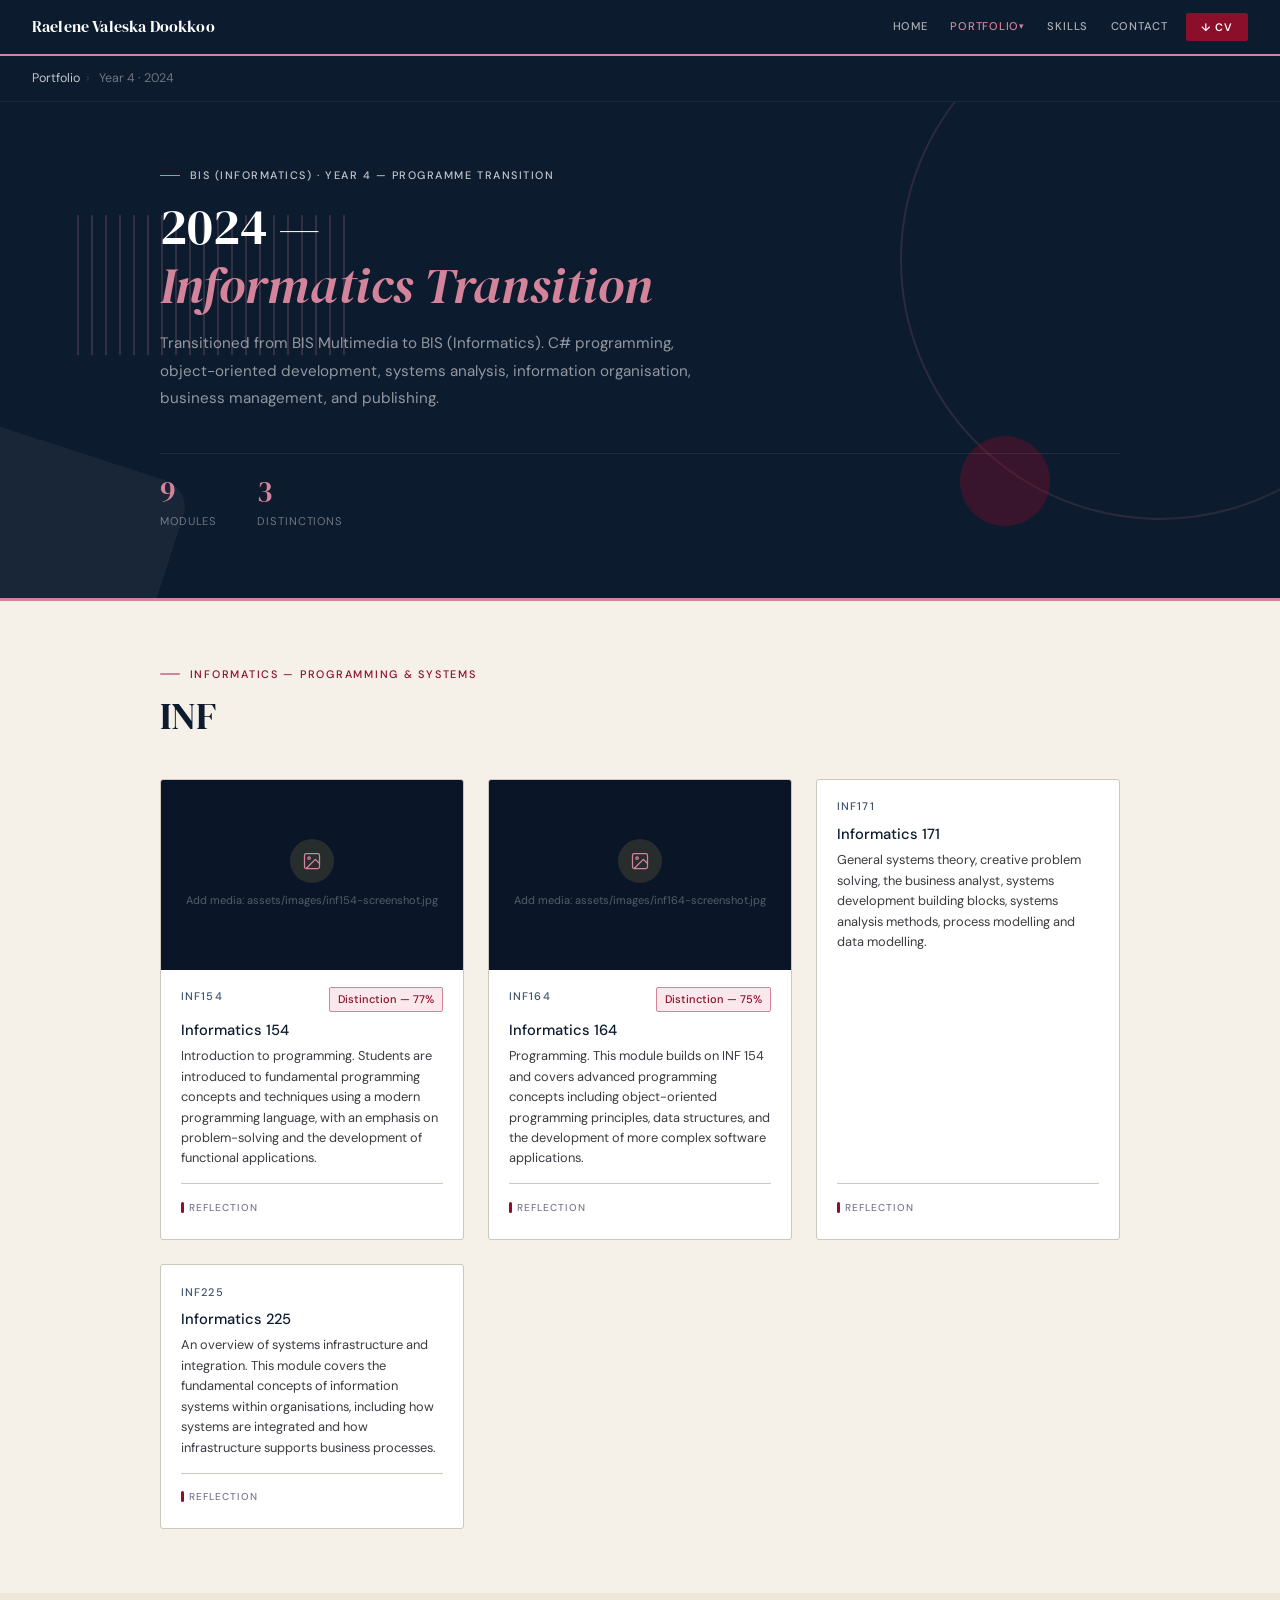
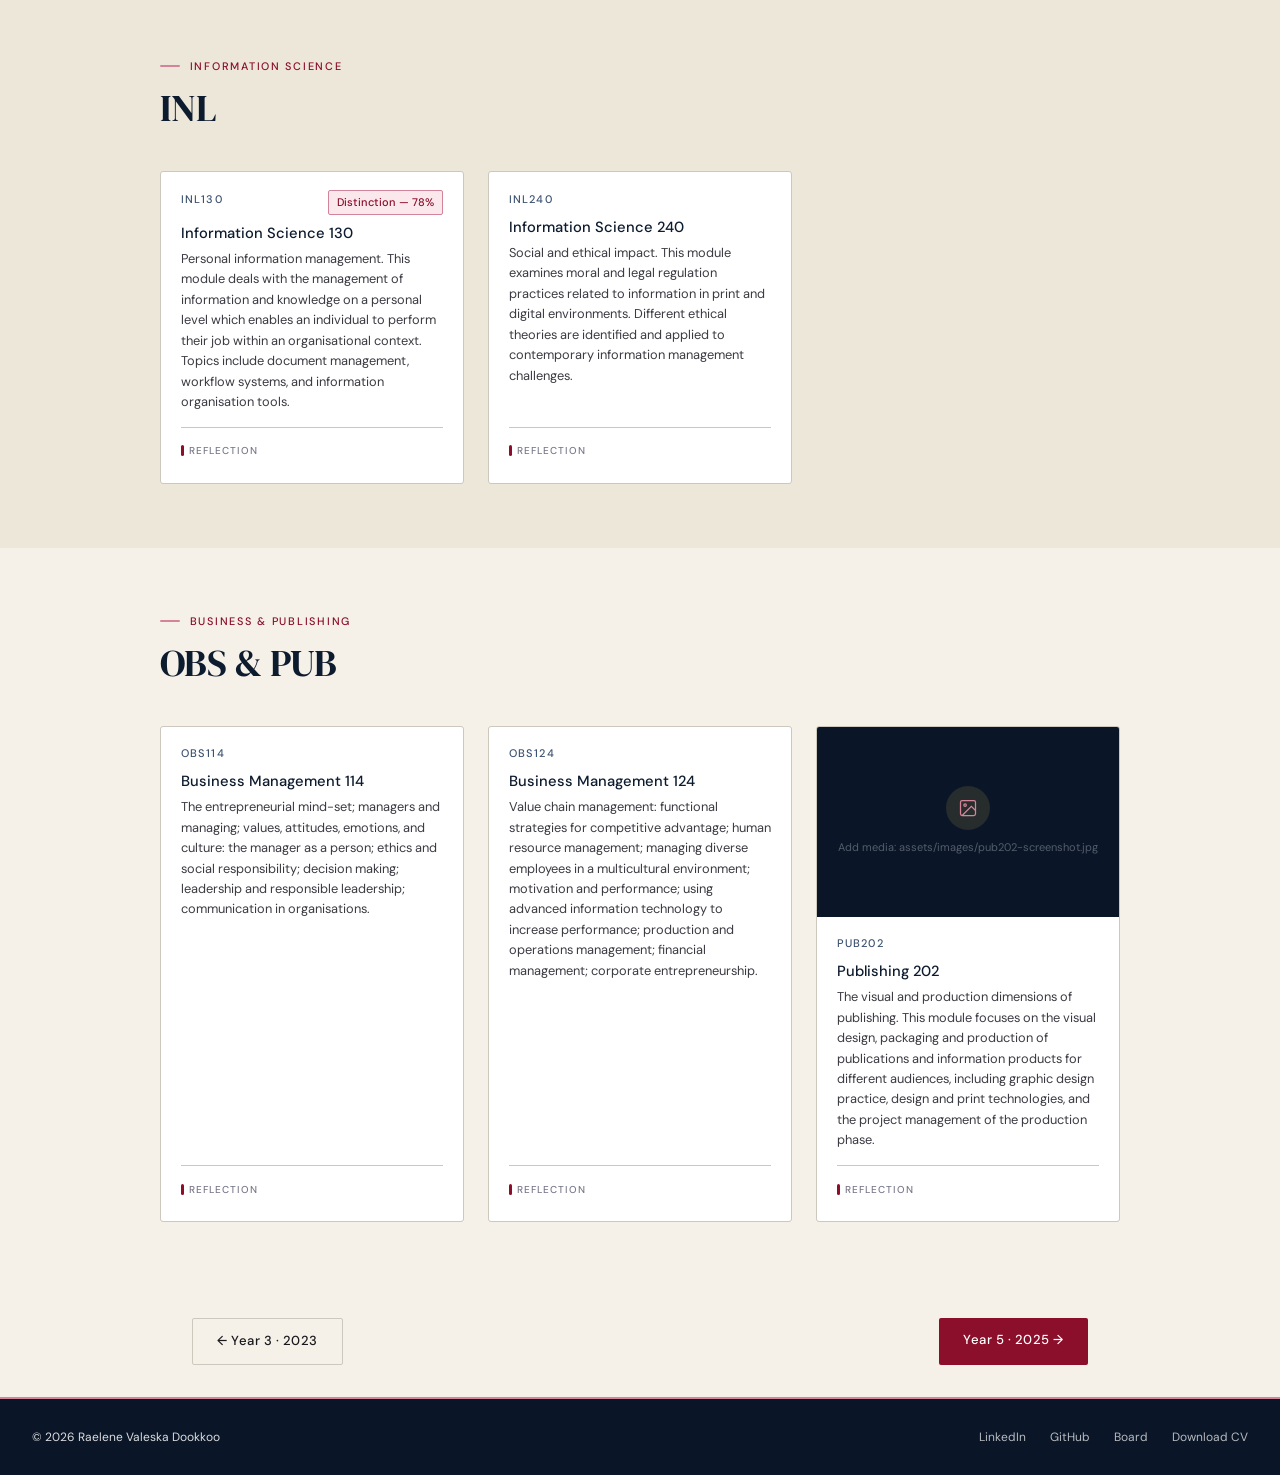
<file: year4.html>
<!DOCTYPE html>
<html lang="en">
<head>
  <meta charset="UTF-8" />
  <meta name="viewport" content="width=device-width, initial-scale=1.0" />
  <title>Year 4 · 2024 — Raelene Valeska Dookkoo</title>
  <meta http-equiv="X-Content-Type-Options" content="nosniff" />
  <meta http-equiv="X-Frame-Options" content="DENY" />
  <meta http-equiv="Referrer-Policy" content="strict-origin-when-cross-origin" />
  <link rel="stylesheet" href="style.css" />
</head>
<body>

  <nav>
    <a href="index.html" class="nav-name"><span class="nav-name-full">Raelene Valeska Dookkoo</span><span class="nav-name-short">Raelene Dookkoo</span></a>
    <ul class="nav-links">
      <li><a href="index.html">Home</a></li>
      <li class="nav-dropdown">
        <a class="nav-dropdown-toggle active">Portfolio</a>
        <div class="nav-dropdown-menu">
          <a href="year1.html"><span class="menu-year">Year 1 · 2021</span><span class="menu-sub">Foundations</span></a>
          <a href="year2.html"><span class="menu-year">Year 2 · 2022</span><span class="menu-sub">Creative & Technical</span></a>
          <a href="year3.html"><span class="menu-year">Year 3 · 2023</span><span class="menu-sub">Design & Community</span></a>
          <a href="year4.html"><span class="menu-year">Year 4 · 2024</span><span class="menu-sub">Informatics Transition</span></a>
          <a href="year5.html"><span class="menu-year">Year 5 · 2025</span><span class="menu-sub">Advanced Informatics</span></a>
          <a href="year6.html"><span class="menu-year">Year 6 · 2026</span><span class="menu-sub">Final Year</span></a>
          <a href="personal.html"><span class="menu-year">Personal Projects</span><span class="menu-sub">Ongoing</span></a>
        </div>
      </li>
      <li><a href="index.html#skills">Skills</a></li>
      <li><a href="index.html#contact">Contact</a></li>
      <li><a href="CV_Raelene_Valeska_Dookkoo.pdf" download class="nav-cv">↓ CV</a></li>
    </ul>
  </nav>

  <div class="breadcrumb"><a href="index.html">Portfolio</a><span>›</span> Year 4 · 2024</div>

  <div class="year-banner">
    <div class="year-banner-inner">
      <div class="year-banner-eyebrow">BIS (Informatics) · Year 4 — Programme transition</div>
      <h1>2024 —<br><em>Informatics Transition</em></h1>
      <p class="year-banner-desc">Transitioned from BIS Multimedia to BIS (Informatics). C# programming, object-oriented development, systems analysis, information organisation, business management, and publishing.</p>
      <div class="year-banner-stats">
        <div><span class="year-stat-num">9</span><span class="year-stat-label">Modules</span></div>
        <div><span class="year-stat-num">3</span><span class="year-stat-label">Distinctions</span></div>
      </div>
    </div>
  </div>

  <section class="">
    <div class="section-inner">
      <div class="section-label">Informatics — Programming & Systems</div>
      <h2 class="section-title">INF</h2>
      <div class="projects-grid">

        <!-- ==========================================
             MODULE: INF154 — Informatics 154
             YEAR: 2024 | RESULT: 77
             ========================================== -->
        <div class="project-card">
          <!-- MEDIA: replace with your actual file path when ready -->
          <!-- Image: <img src="assets/images/inf154-screenshot.jpg" alt="Informatics 154"> -->
          <!-- Video: <video src="assets/videos/inf154-demo.mp4" muted loop playsinline></video> -->
          <div class="card-media dark-bg" onclick="openLightbox('assets/images/inf154-screenshot.jpg','Informatics 154','INF154 · 2024',false)">
            <div class="media-placeholder">
              <div class="media-placeholder-icon"><svg width="20" height="20" viewBox="0 0 24 24" fill="none" stroke="#d4849a" stroke-width="1.5"><rect x="3" y="3" width="18" height="18" rx="2"/><circle cx="8.5" cy="8.5" r="1.5"/><path d="m21 15-5-5L5 21"/></svg></div>
              <div class="media-placeholder-label">Add media: assets/images/inf154-screenshot.jpg</div>
            </div>
            <div class="media-overlay"><button class="overlay-btn">🔍 View</button></div>
          </div>
          <div class="card-body">
            <div class="card-top">
              <span class="card-code">INF154</span>
              <span class="card-result distinction">Distinction — 77%</span>
            </div>
            <div class="card-title">Informatics 154</div>
            <div class="card-desc">Introduction to programming. Students are introduced to fundamental programming concepts and techniques using a modern programming language, with an emphasis on problem-solving and the development of functional applications.</div>
            <hr class="card-divider">
            <div class="reflect-label">Reflection</div>
            <div class="reflect-text"><!-- Write your reflection on INF154 here --></div>
          </div>
        </div>
        <!-- ==========================================
             MODULE: INF164 — Informatics 164
             YEAR: 2024 | RESULT: 75
             ========================================== -->
        <div class="project-card">
          <!-- MEDIA: replace with your actual file path when ready -->
          <!-- Image: <img src="assets/images/inf164-screenshot.jpg" alt="Informatics 164"> -->
          <!-- Video: <video src="assets/videos/inf164-demo.mp4" muted loop playsinline></video> -->
          <div class="card-media dark-bg" onclick="openLightbox('assets/images/inf164-screenshot.jpg','Informatics 164','INF164 · 2024',false)">
            <div class="media-placeholder">
              <div class="media-placeholder-icon"><svg width="20" height="20" viewBox="0 0 24 24" fill="none" stroke="#d4849a" stroke-width="1.5"><rect x="3" y="3" width="18" height="18" rx="2"/><circle cx="8.5" cy="8.5" r="1.5"/><path d="m21 15-5-5L5 21"/></svg></div>
              <div class="media-placeholder-label">Add media: assets/images/inf164-screenshot.jpg</div>
            </div>
            <div class="media-overlay"><button class="overlay-btn">🔍 View</button></div>
          </div>
          <div class="card-body">
            <div class="card-top">
              <span class="card-code">INF164</span>
              <span class="card-result distinction">Distinction — 75%</span>
            </div>
            <div class="card-title">Informatics 164</div>
            <div class="card-desc">Programming. This module builds on INF 154 and covers advanced programming concepts including object-oriented programming principles, data structures, and the development of more complex software applications.</div>
            <hr class="card-divider">
            <div class="reflect-label">Reflection</div>
            <div class="reflect-text"><!-- Write your reflection on INF164 here --></div>
          </div>
        </div>
        <!-- ==========================================
             MODULE: INF171 — Informatics 171
             YEAR: 2024 | RESULT: 71
             ========================================== -->
        <div class="project-card">

          <div class="card-body">
            <div class="card-top">
              <span class="card-code">INF171</span>
              
            </div>
            <div class="card-title">Informatics 171</div>
            <div class="card-desc">General systems theory, creative problem solving, the business analyst, systems development building blocks, systems analysis methods, process modelling and data modelling.</div>
            <hr class="card-divider">
            <div class="reflect-label">Reflection</div>
            <div class="reflect-text"><!-- Write your reflection on INF171 here --></div>
          </div>
        </div>
        <!-- ==========================================
             MODULE: INF225 — Informatics 225
             YEAR: 2024 | RESULT: 57
             ========================================== -->
        <div class="project-card">

          <div class="card-body">
            <div class="card-top">
              <span class="card-code">INF225</span>
              
            </div>
            <div class="card-title">Informatics 225</div>
            <div class="card-desc">An overview of systems infrastructure and integration. This module covers the fundamental concepts of information systems within organisations, including how systems are integrated and how infrastructure supports business processes.</div>
            <hr class="card-divider">
            <div class="reflect-label">Reflection</div>
            <div class="reflect-text"><!-- Write your reflection on INF225 here --></div>
          </div>
        </div>
      </div>
    </div>
  </section>
  <section class="section-alt">
    <div class="section-inner">
      <div class="section-label">Information Science</div>
      <h2 class="section-title">INL</h2>
      <div class="projects-grid">

        <!-- ==========================================
             MODULE: INL130 — Information Science 130
             YEAR: 2024 | RESULT: 78
             ========================================== -->
        <div class="project-card">

          <div class="card-body">
            <div class="card-top">
              <span class="card-code">INL130</span>
              <span class="card-result distinction">Distinction — 78%</span>
            </div>
            <div class="card-title">Information Science 130</div>
            <div class="card-desc">Personal information management. This module deals with the management of information and knowledge on a personal level which enables an individual to perform their job within an organisational context. Topics include document management, workflow systems, and information organisation tools.</div>
            <hr class="card-divider">
            <div class="reflect-label">Reflection</div>
            <div class="reflect-text"><!-- Write your reflection on INL130 here --></div>
          </div>
        </div>
        <!-- ==========================================
             MODULE: INL240 — Information Science 240
             YEAR: 2024 | RESULT: 73
             ========================================== -->
        <div class="project-card">

          <div class="card-body">
            <div class="card-top">
              <span class="card-code">INL240</span>
              
            </div>
            <div class="card-title">Information Science 240</div>
            <div class="card-desc">Social and ethical impact. This module examines moral and legal regulation practices related to information in print and digital environments. Different ethical theories are identified and applied to contemporary information management challenges.</div>
            <hr class="card-divider">
            <div class="reflect-label">Reflection</div>
            <div class="reflect-text"><!-- Write your reflection on INL240 here --></div>
          </div>
        </div>
      </div>
    </div>
  </section>
  <section class="">
    <div class="section-inner">
      <div class="section-label">Business & Publishing</div>
      <h2 class="section-title">OBS & PUB</h2>
      <div class="projects-grid">

        <!-- ==========================================
             MODULE: OBS114 — Business Management 114
             YEAR: 2024 | RESULT: 70
             ========================================== -->
        <div class="project-card">

          <div class="card-body">
            <div class="card-top">
              <span class="card-code">OBS114</span>
              
            </div>
            <div class="card-title">Business Management 114</div>
            <div class="card-desc">The entrepreneurial mind-set; managers and managing; values, attitudes, emotions, and culture: the manager as a person; ethics and social responsibility; decision making; leadership and responsible leadership; communication in organisations.</div>
            <hr class="card-divider">
            <div class="reflect-label">Reflection</div>
            <div class="reflect-text"><!-- Write your reflection on OBS114 here --></div>
          </div>
        </div>
        <!-- ==========================================
             MODULE: OBS124 — Business Management 124
             YEAR: 2024 | RESULT: 72
             ========================================== -->
        <div class="project-card">

          <div class="card-body">
            <div class="card-top">
              <span class="card-code">OBS124</span>
              
            </div>
            <div class="card-title">Business Management 124</div>
            <div class="card-desc">Value chain management: functional strategies for competitive advantage; human resource management; managing diverse employees in a multicultural environment; motivation and performance; using advanced information technology to increase performance; production and operations management; financial management; corporate entrepreneurship.</div>
            <hr class="card-divider">
            <div class="reflect-label">Reflection</div>
            <div class="reflect-text"><!-- Write your reflection on OBS124 here --></div>
          </div>
        </div>
        <!-- ==========================================
             MODULE: PUB202 — Publishing 202
             YEAR: 2024 | RESULT: 60
             ========================================== -->
        <div class="project-card">
          <!-- MEDIA: replace with your actual file path when ready -->
          <!-- Image: <img src="assets/images/pub202-screenshot.jpg" alt="Publishing 202"> -->
          <!-- Video: <video src="assets/videos/pub202-demo.mp4" muted loop playsinline></video> -->
          <div class="card-media dark-bg" onclick="openLightbox('assets/images/pub202-screenshot.jpg','Publishing 202','PUB202 · 2024',false)">
            <div class="media-placeholder">
              <div class="media-placeholder-icon"><svg width="20" height="20" viewBox="0 0 24 24" fill="none" stroke="#d4849a" stroke-width="1.5"><rect x="3" y="3" width="18" height="18" rx="2"/><circle cx="8.5" cy="8.5" r="1.5"/><path d="m21 15-5-5L5 21"/></svg></div>
              <div class="media-placeholder-label">Add media: assets/images/pub202-screenshot.jpg</div>
            </div>
            <div class="media-overlay"><button class="overlay-btn">🔍 View</button></div>
          </div>
          <div class="card-body">
            <div class="card-top">
              <span class="card-code">PUB202</span>
              
            </div>
            <div class="card-title">Publishing 202</div>
            <div class="card-desc">The visual and production dimensions of publishing. This module focuses on the visual design, packaging and production of publications and information products for different audiences, including graphic design practice, design and print technologies, and the project management of the production phase.</div>
            <hr class="card-divider">
            <div class="reflect-label">Reflection</div>
            <div class="reflect-text"><!-- Write your reflection on PUB202 here --></div>
          </div>
        </div>
      </div>
    </div>
  </section>


  <div class="year-nav"><a href="year3.html" class="btn btn-secondary">← Year 3 · 2023</a><a href="year5.html" class="btn btn-primary">Year 5 · 2025 →</a></div>

  <div class="lightbox-overlay" id="lightbox" onclick="closeLightbox()">
    <div class="lightbox-box" onclick="event.stopPropagation()">
      <button class="lightbox-close" onclick="closeLightbox()">✕</button>
      <div id="lightbox-media-wrap"></div>
      <div class="lightbox-info"><h3 id="lightbox-title"></h3><p id="lightbox-subtitle"></p></div>
    </div>
  </div>

  <footer>
    <span>© 2026 Raelene Valeska Dookkoo</span>
    <div class="footer-links">
      <a href="https://linkedin.com/in/raelene-dookkoo" target="_blank" rel="noopener noreferrer">LinkedIn</a>
      <a href="https://github.com/RaeleneV" target="_blank" rel="noopener noreferrer">GitHub</a>
      <a href="https://github.com/users/RaeleneV/projects/2/views/1" target="_blank" rel="noopener noreferrer">Board</a>
      <a href="CV_Raelene_Valeska_Dookkoo.pdf" download>Download CV</a>
    </div>
  </footer>
  <script src="scripts.js"></script>
</body>
</html>
</file>
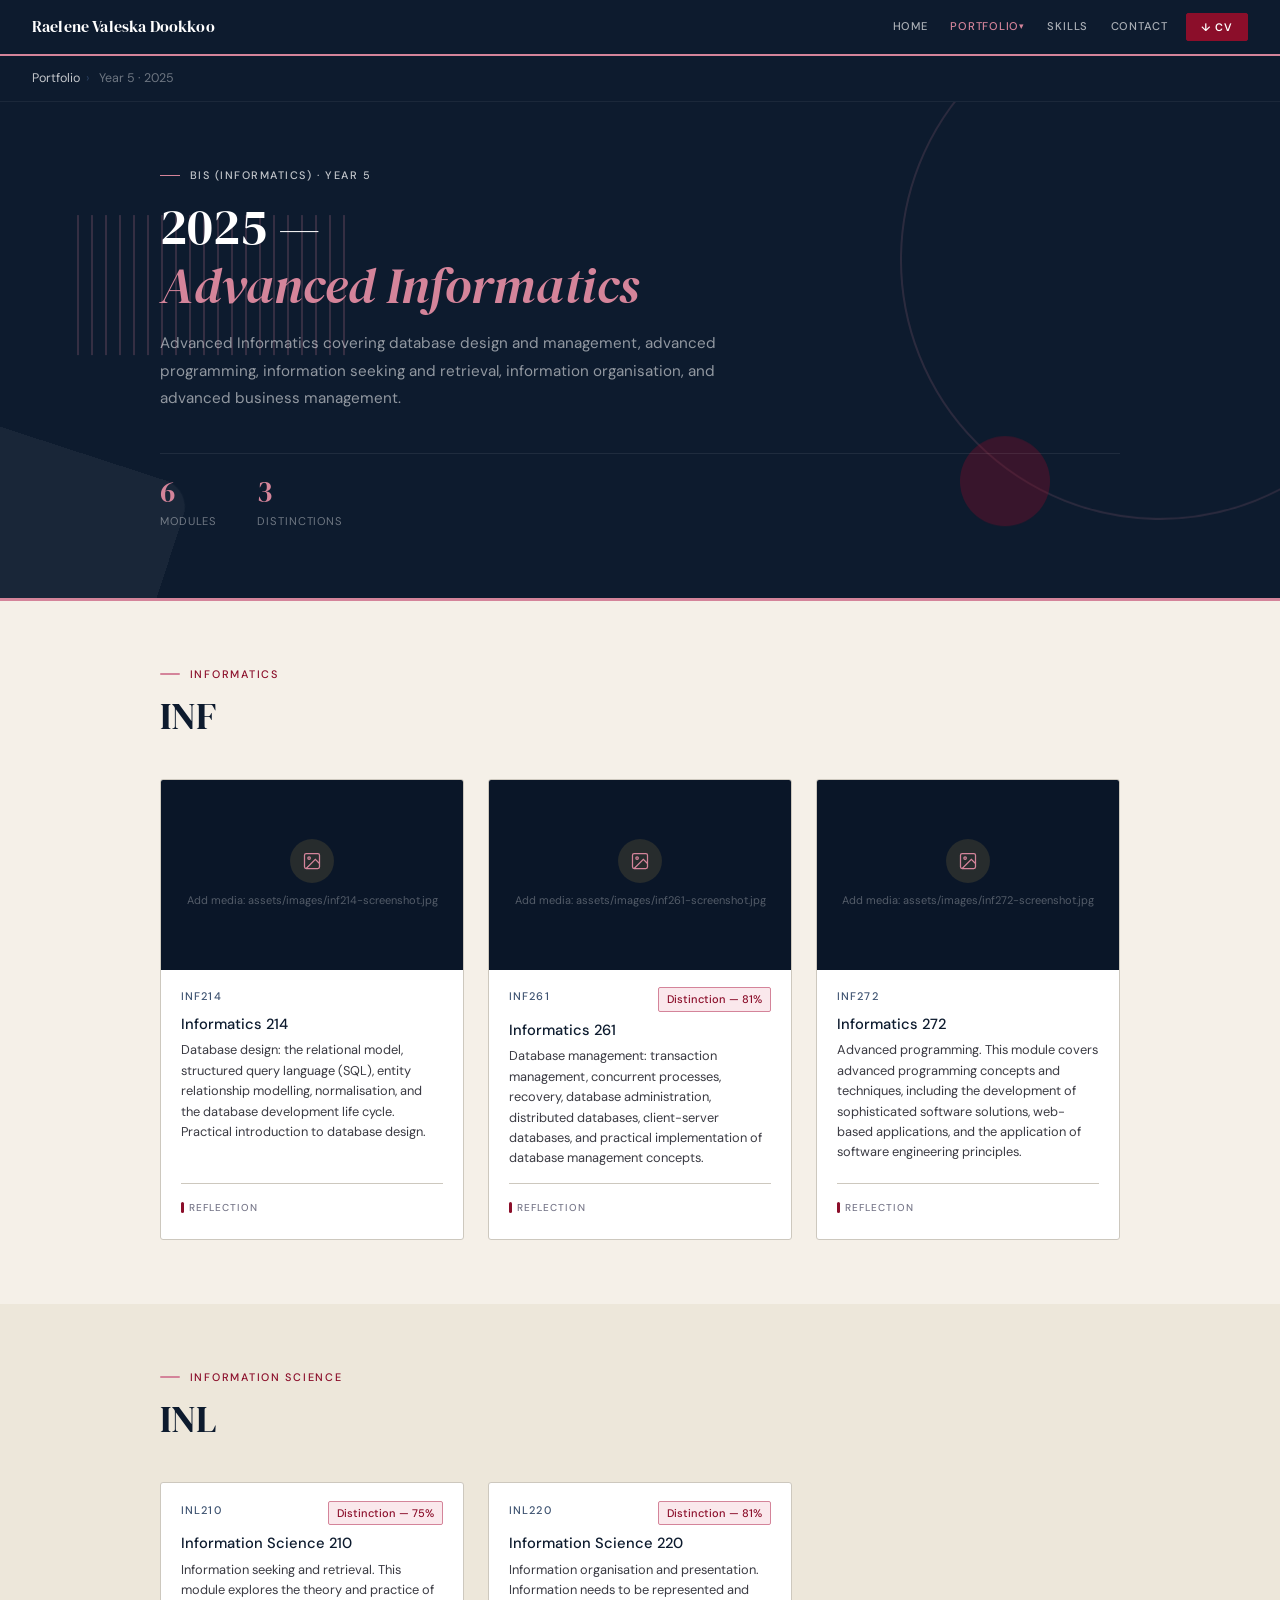
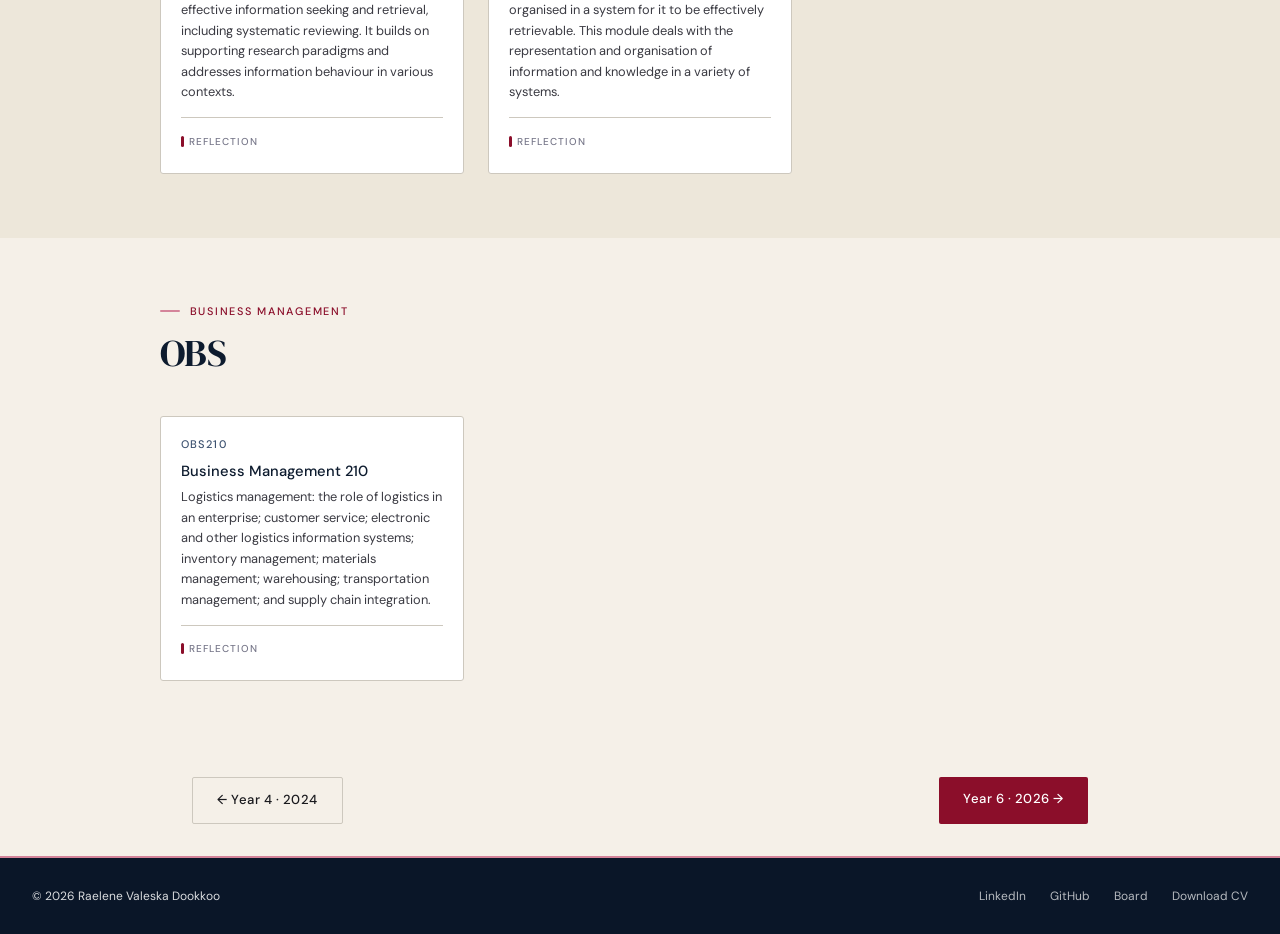
<file: year5.html>
<!DOCTYPE html>
<html lang="en">
<head>
  <meta charset="UTF-8" />
  <meta name="viewport" content="width=device-width, initial-scale=1.0" />
  <title>Year 5 · 2025 — Raelene Valeska Dookkoo</title>
  <meta http-equiv="X-Content-Type-Options" content="nosniff" />
  <meta http-equiv="X-Frame-Options" content="DENY" />
  <meta http-equiv="Referrer-Policy" content="strict-origin-when-cross-origin" />
  <link rel="stylesheet" href="style.css" />
</head>
<body>

  <nav>
    <a href="index.html" class="nav-name"><span class="nav-name-full">Raelene Valeska Dookkoo</span><span class="nav-name-short">Raelene Dookkoo</span></a>
    <ul class="nav-links">
      <li><a href="index.html">Home</a></li>
      <li class="nav-dropdown">
        <a class="nav-dropdown-toggle active">Portfolio</a>
        <div class="nav-dropdown-menu">
          <a href="year1.html"><span class="menu-year">Year 1 · 2021</span><span class="menu-sub">Foundations</span></a>
          <a href="year2.html"><span class="menu-year">Year 2 · 2022</span><span class="menu-sub">Creative & Technical</span></a>
          <a href="year3.html"><span class="menu-year">Year 3 · 2023</span><span class="menu-sub">Design & Community</span></a>
          <a href="year4.html"><span class="menu-year">Year 4 · 2024</span><span class="menu-sub">Informatics Transition</span></a>
          <a href="year5.html"><span class="menu-year">Year 5 · 2025</span><span class="menu-sub">Advanced Informatics</span></a>
          <a href="year6.html"><span class="menu-year">Year 6 · 2026</span><span class="menu-sub">Final Year</span></a>
          <a href="personal.html"><span class="menu-year">Personal Projects</span><span class="menu-sub">Ongoing</span></a>
        </div>
      </li>
      <li><a href="index.html#skills">Skills</a></li>
      <li><a href="index.html#contact">Contact</a></li>
      <li><a href="CV_Raelene_Valeska_Dookkoo.pdf" download class="nav-cv">↓ CV</a></li>
    </ul>
  </nav>

  <div class="breadcrumb"><a href="index.html">Portfolio</a><span>›</span> Year 5 · 2025</div>

  <div class="year-banner">
    <div class="year-banner-inner">
      <div class="year-banner-eyebrow">BIS (Informatics) · Year 5</div>
      <h1>2025 —<br><em>Advanced Informatics</em></h1>
      <p class="year-banner-desc">Advanced Informatics covering database design and management, advanced programming, information seeking and retrieval, information organisation, and advanced business management.</p>
      <div class="year-banner-stats">
        <div><span class="year-stat-num">6</span><span class="year-stat-label">Modules</span></div>
        <div><span class="year-stat-num">3</span><span class="year-stat-label">Distinctions</span></div>
      </div>
    </div>
  </div>

  <section class="">
    <div class="section-inner">
      <div class="section-label">Informatics</div>
      <h2 class="section-title">INF</h2>
      <div class="projects-grid">

        <!-- ==========================================
             MODULE: INF214 — Informatics 214
             YEAR: 2025 | RESULT: 50
             ========================================== -->
        <div class="project-card">
          <!-- MEDIA: replace with your actual file path when ready -->
          <!-- Image: <img src="assets/images/inf214-screenshot.jpg" alt="Informatics 214"> -->
          <!-- Video: <video src="assets/videos/inf214-demo.mp4" muted loop playsinline></video> -->
          <div class="card-media dark-bg" onclick="openLightbox('assets/images/inf214-screenshot.jpg','Informatics 214','INF214 · 2025',false)">
            <div class="media-placeholder">
              <div class="media-placeholder-icon"><svg width="20" height="20" viewBox="0 0 24 24" fill="none" stroke="#d4849a" stroke-width="1.5"><rect x="3" y="3" width="18" height="18" rx="2"/><circle cx="8.5" cy="8.5" r="1.5"/><path d="m21 15-5-5L5 21"/></svg></div>
              <div class="media-placeholder-label">Add media: assets/images/inf214-screenshot.jpg</div>
            </div>
            <div class="media-overlay"><button class="overlay-btn">🔍 View</button></div>
          </div>
          <div class="card-body">
            <div class="card-top">
              <span class="card-code">INF214</span>
              
            </div>
            <div class="card-title">Informatics 214</div>
            <div class="card-desc">Database design: the relational model, structured query language (SQL), entity relationship modelling, normalisation, and the database development life cycle. Practical introduction to database design.</div>
            <hr class="card-divider">
            <div class="reflect-label">Reflection</div>
            <div class="reflect-text"><!-- Write your reflection on INF214 here --></div>
          </div>
        </div>
        <!-- ==========================================
             MODULE: INF261 — Informatics 261
             YEAR: 2025 | RESULT: 81
             ========================================== -->
        <div class="project-card">
          <!-- MEDIA: replace with your actual file path when ready -->
          <!-- Image: <img src="assets/images/inf261-screenshot.jpg" alt="Informatics 261"> -->
          <!-- Video: <video src="assets/videos/inf261-demo.mp4" muted loop playsinline></video> -->
          <div class="card-media dark-bg" onclick="openLightbox('assets/images/inf261-screenshot.jpg','Informatics 261','INF261 · 2025',false)">
            <div class="media-placeholder">
              <div class="media-placeholder-icon"><svg width="20" height="20" viewBox="0 0 24 24" fill="none" stroke="#d4849a" stroke-width="1.5"><rect x="3" y="3" width="18" height="18" rx="2"/><circle cx="8.5" cy="8.5" r="1.5"/><path d="m21 15-5-5L5 21"/></svg></div>
              <div class="media-placeholder-label">Add media: assets/images/inf261-screenshot.jpg</div>
            </div>
            <div class="media-overlay"><button class="overlay-btn">🔍 View</button></div>
          </div>
          <div class="card-body">
            <div class="card-top">
              <span class="card-code">INF261</span>
              <span class="card-result distinction">Distinction — 81%</span>
            </div>
            <div class="card-title">Informatics 261</div>
            <div class="card-desc">Database management: transaction management, concurrent processes, recovery, database administration, distributed databases, client-server databases, and practical implementation of database management concepts.</div>
            <hr class="card-divider">
            <div class="reflect-label">Reflection</div>
            <div class="reflect-text"><!-- Write your reflection on INF261 here --></div>
          </div>
        </div>
        <!-- ==========================================
             MODULE: INF272 — Informatics 272
             YEAR: 2025 | RESULT: 74
             ========================================== -->
        <div class="project-card">
          <!-- MEDIA: replace with your actual file path when ready -->
          <!-- Image: <img src="assets/images/inf272-screenshot.jpg" alt="Informatics 272"> -->
          <!-- Video: <video src="assets/videos/inf272-demo.mp4" muted loop playsinline></video> -->
          <div class="card-media dark-bg" onclick="openLightbox('assets/images/inf272-screenshot.jpg','Informatics 272','INF272 · 2025',false)">
            <div class="media-placeholder">
              <div class="media-placeholder-icon"><svg width="20" height="20" viewBox="0 0 24 24" fill="none" stroke="#d4849a" stroke-width="1.5"><rect x="3" y="3" width="18" height="18" rx="2"/><circle cx="8.5" cy="8.5" r="1.5"/><path d="m21 15-5-5L5 21"/></svg></div>
              <div class="media-placeholder-label">Add media: assets/images/inf272-screenshot.jpg</div>
            </div>
            <div class="media-overlay"><button class="overlay-btn">🔍 View</button></div>
          </div>
          <div class="card-body">
            <div class="card-top">
              <span class="card-code">INF272</span>
              
            </div>
            <div class="card-title">Informatics 272</div>
            <div class="card-desc">Advanced programming. This module covers advanced programming concepts and techniques, including the development of sophisticated software solutions, web-based applications, and the application of software engineering principles.</div>
            <hr class="card-divider">
            <div class="reflect-label">Reflection</div>
            <div class="reflect-text"><!-- Write your reflection on INF272 here --></div>
          </div>
        </div>
      </div>
    </div>
  </section>
  <section class="section-alt">
    <div class="section-inner">
      <div class="section-label">Information Science</div>
      <h2 class="section-title">INL</h2>
      <div class="projects-grid">

        <!-- ==========================================
             MODULE: INL210 — Information Science 210
             YEAR: 2025 | RESULT: 75
             ========================================== -->
        <div class="project-card">

          <div class="card-body">
            <div class="card-top">
              <span class="card-code">INL210</span>
              <span class="card-result distinction">Distinction — 75%</span>
            </div>
            <div class="card-title">Information Science 210</div>
            <div class="card-desc">Information seeking and retrieval. This module explores the theory and practice of effective information seeking and retrieval, including systematic reviewing. It builds on supporting research paradigms and addresses information behaviour in various contexts.</div>
            <hr class="card-divider">
            <div class="reflect-label">Reflection</div>
            <div class="reflect-text"><!-- Write your reflection on INL210 here --></div>
          </div>
        </div>
        <!-- ==========================================
             MODULE: INL220 — Information Science 220
             YEAR: 2025 | RESULT: 81
             ========================================== -->
        <div class="project-card">

          <div class="card-body">
            <div class="card-top">
              <span class="card-code">INL220</span>
              <span class="card-result distinction">Distinction — 81%</span>
            </div>
            <div class="card-title">Information Science 220</div>
            <div class="card-desc">Information organisation and presentation. Information needs to be represented and organised in a system for it to be effectively retrievable. This module deals with the representation and organisation of information and knowledge in a variety of systems.</div>
            <hr class="card-divider">
            <div class="reflect-label">Reflection</div>
            <div class="reflect-text"><!-- Write your reflection on INL220 here --></div>
          </div>
        </div>
      </div>
    </div>
  </section>
  <section class="">
    <div class="section-inner">
      <div class="section-label">Business Management</div>
      <h2 class="section-title">OBS</h2>
      <div class="projects-grid">

        <!-- ==========================================
             MODULE: OBS210 — Business Management 210
             YEAR: 2025 | RESULT: 71
             ========================================== -->
        <div class="project-card">

          <div class="card-body">
            <div class="card-top">
              <span class="card-code">OBS210</span>
              
            </div>
            <div class="card-title">Business Management 210</div>
            <div class="card-desc">Logistics management: the role of logistics in an enterprise; customer service; electronic and other logistics information systems; inventory management; materials management; warehousing; transportation management; and supply chain integration.</div>
            <hr class="card-divider">
            <div class="reflect-label">Reflection</div>
            <div class="reflect-text"><!-- Write your reflection on OBS210 here --></div>
          </div>
        </div>
      </div>
    </div>
  </section>


  <div class="year-nav"><a href="year4.html" class="btn btn-secondary">← Year 4 · 2024</a><a href="year6.html" class="btn btn-primary">Year 6 · 2026 →</a></div>

  <div class="lightbox-overlay" id="lightbox" onclick="closeLightbox()">
    <div class="lightbox-box" onclick="event.stopPropagation()">
      <button class="lightbox-close" onclick="closeLightbox()">✕</button>
      <div id="lightbox-media-wrap"></div>
      <div class="lightbox-info"><h3 id="lightbox-title"></h3><p id="lightbox-subtitle"></p></div>
    </div>
  </div>

  <footer>
    <span>© 2026 Raelene Valeska Dookkoo</span>
    <div class="footer-links">
      <a href="https://linkedin.com/in/raelene-dookkoo" target="_blank" rel="noopener noreferrer">LinkedIn</a>
      <a href="https://github.com/RaeleneV" target="_blank" rel="noopener noreferrer">GitHub</a>
      <a href="https://github.com/users/RaeleneV/projects/2/views/1" target="_blank" rel="noopener noreferrer">Board</a>
      <a href="CV_Raelene_Valeska_Dookkoo.pdf" download>Download CV</a>
    </div>
  </footer>
  <script src="scripts.js"></script>
</body>
</html>
</file>
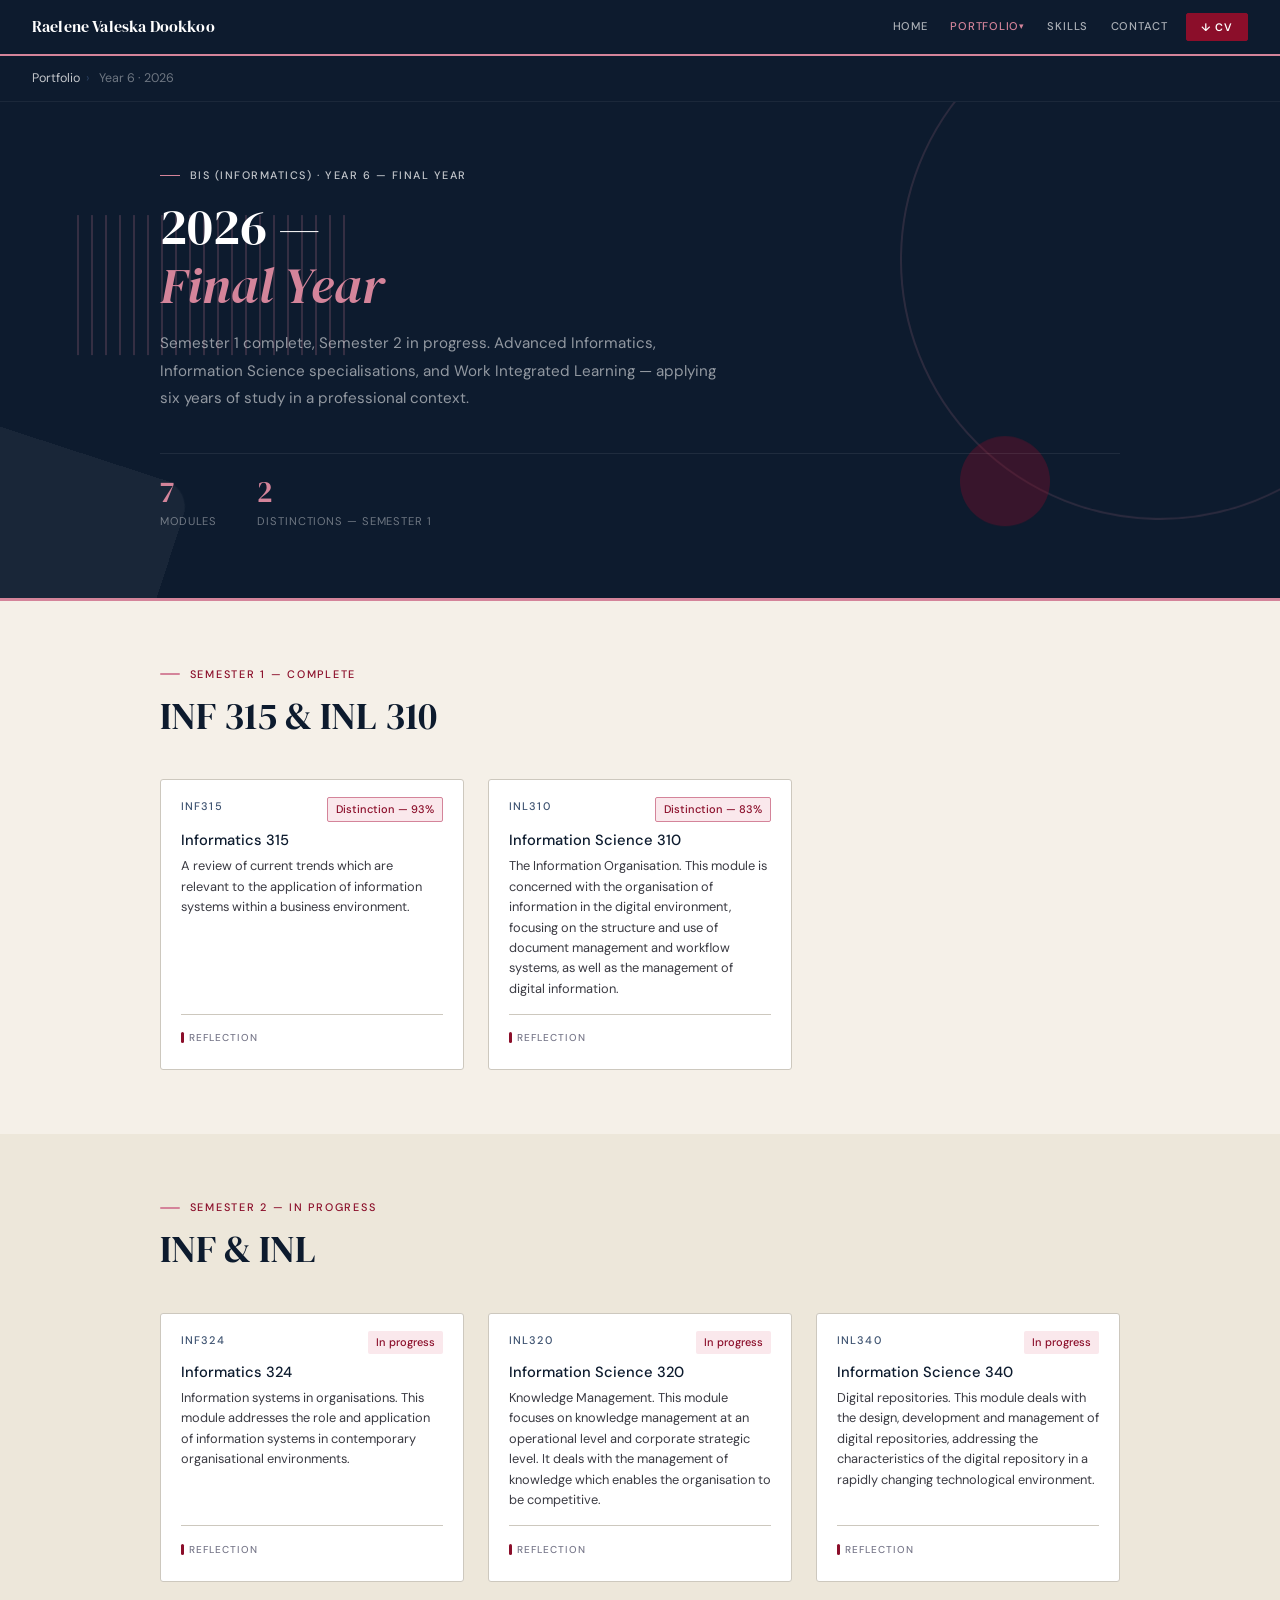
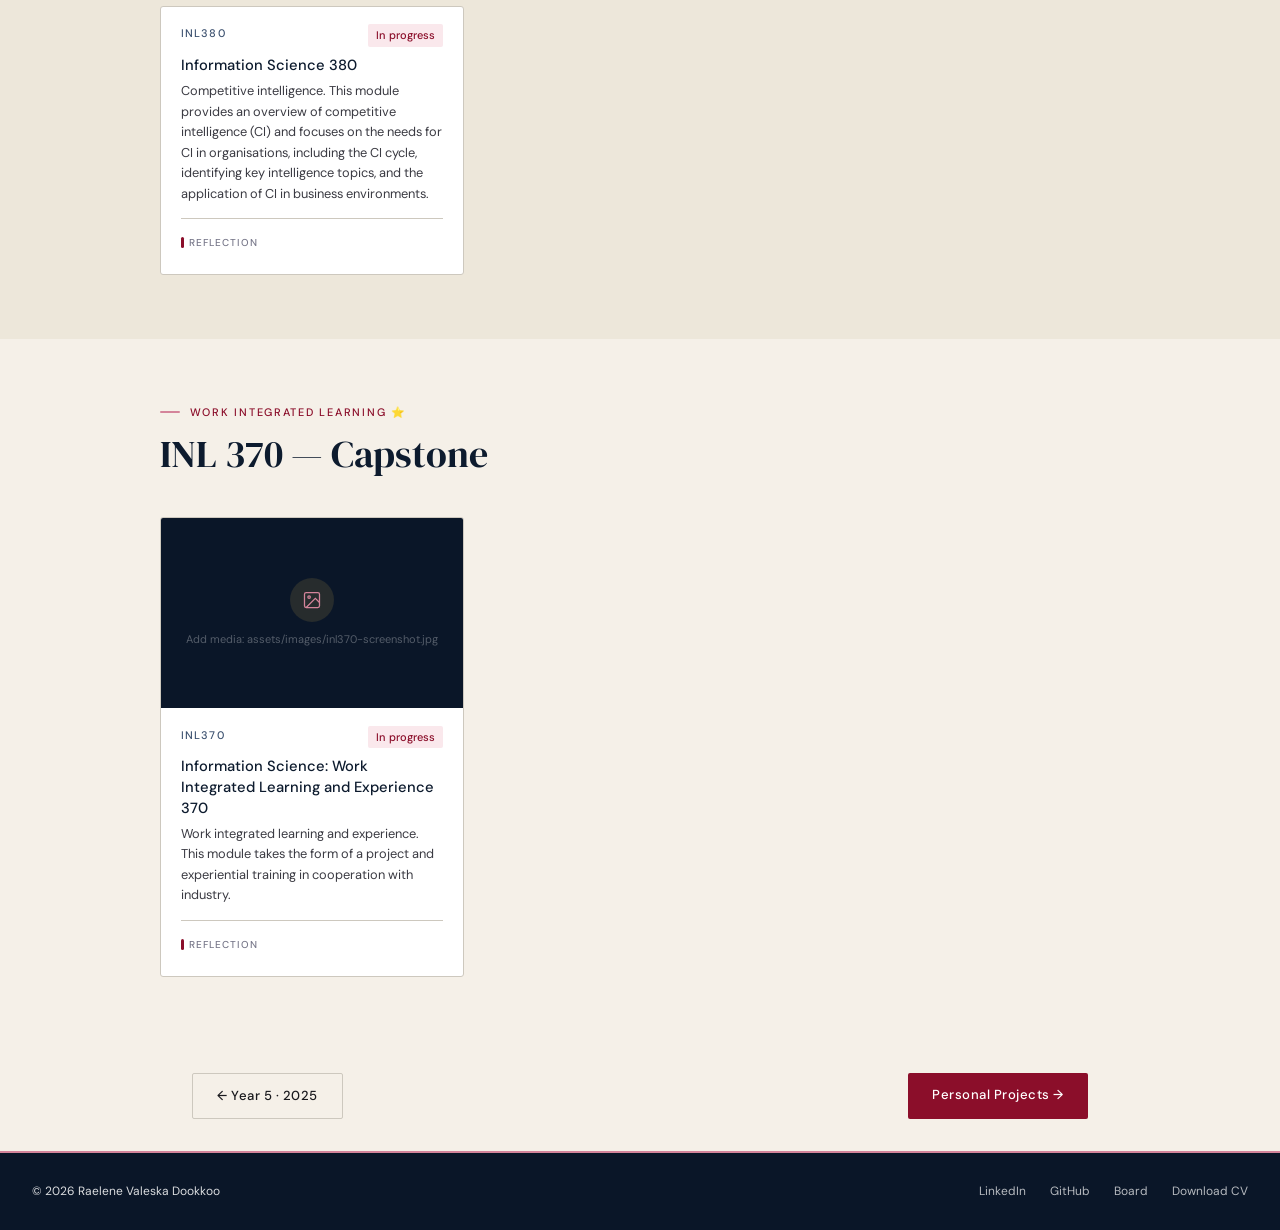
<file: year6.html>
<!DOCTYPE html>
<html lang="en">
<head>
  <meta charset="UTF-8" />
  <meta name="viewport" content="width=device-width, initial-scale=1.0" />
  <title>Year 6 · 2026 — Raelene Valeska Dookkoo</title>
  <meta http-equiv="X-Content-Type-Options" content="nosniff" />
  <meta http-equiv="X-Frame-Options" content="DENY" />
  <meta http-equiv="Referrer-Policy" content="strict-origin-when-cross-origin" />
  <link rel="stylesheet" href="style.css" />
</head>
<body>

  <nav>
    <a href="index.html" class="nav-name"><span class="nav-name-full">Raelene Valeska Dookkoo</span><span class="nav-name-short">Raelene Dookkoo</span></a>
    <ul class="nav-links">
      <li><a href="index.html">Home</a></li>
      <li class="nav-dropdown">
        <a class="nav-dropdown-toggle active">Portfolio</a>
        <div class="nav-dropdown-menu">
          <a href="year1.html"><span class="menu-year">Year 1 · 2021</span><span class="menu-sub">Foundations</span></a>
          <a href="year2.html"><span class="menu-year">Year 2 · 2022</span><span class="menu-sub">Creative & Technical</span></a>
          <a href="year3.html"><span class="menu-year">Year 3 · 2023</span><span class="menu-sub">Design & Community</span></a>
          <a href="year4.html"><span class="menu-year">Year 4 · 2024</span><span class="menu-sub">Informatics Transition</span></a>
          <a href="year5.html"><span class="menu-year">Year 5 · 2025</span><span class="menu-sub">Advanced Informatics</span></a>
          <a href="year6.html"><span class="menu-year">Year 6 · 2026</span><span class="menu-sub">Final Year</span></a>
          <a href="personal.html"><span class="menu-year">Personal Projects</span><span class="menu-sub">Ongoing</span></a>
        </div>
      </li>
      <li><a href="index.html#skills">Skills</a></li>
      <li><a href="index.html#contact">Contact</a></li>
      <li><a href="CV_Raelene_Valeska_Dookkoo.pdf" download class="nav-cv">↓ CV</a></li>
    </ul>
  </nav>

  <div class="breadcrumb"><a href="index.html">Portfolio</a><span>›</span> Year 6 · 2026</div>

  <div class="year-banner">
    <div class="year-banner-inner">
      <div class="year-banner-eyebrow">BIS (Informatics) · Year 6 — Final Year</div>
      <h1>2026 —<br><em>Final Year</em></h1>
      <p class="year-banner-desc">Semester 1 complete, Semester 2 in progress. Advanced Informatics, Information Science specialisations, and Work Integrated Learning — applying six years of study in a professional context.</p>
      <div class="year-banner-stats">
        <div><span class="year-stat-num">7</span><span class="year-stat-label">Modules</span></div>
        <div><span class="year-stat-num">2</span><span class="year-stat-label">Distinctions — Semester 1</span></div>
      </div>
    </div>
  </div>

  <section class="">
    <div class="section-inner">
      <div class="section-label">Semester 1 — Complete</div>
      <h2 class="section-title">INF 315 & INL 310</h2>
      <div class="projects-grid">

        <!-- ==========================================
             MODULE: INF315 — Informatics 315
             YEAR: 2026 | RESULT: 93
             ========================================== -->
        <div class="project-card">

          <div class="card-body">
            <div class="card-top">
              <span class="card-code">INF315</span>
              <span class="card-result distinction">Distinction — 93%</span>
            </div>
            <div class="card-title">Informatics 315</div>
            <div class="card-desc">A review of current trends which are relevant to the application of information systems within a business environment.</div>
            <hr class="card-divider">
            <div class="reflect-label">Reflection</div>
            <div class="reflect-text"><!-- Write your reflection on INF315 here --></div>
          </div>
        </div>
        <!-- ==========================================
             MODULE: INL310 — Information Science 310
             YEAR: 2026 | RESULT: 83
             ========================================== -->
        <div class="project-card">

          <div class="card-body">
            <div class="card-top">
              <span class="card-code">INL310</span>
              <span class="card-result distinction">Distinction — 83%</span>
            </div>
            <div class="card-title">Information Science 310</div>
            <div class="card-desc">The Information Organisation. This module is concerned with the organisation of information in the digital environment, focusing on the structure and use of document management and workflow systems, as well as the management of digital information.</div>
            <hr class="card-divider">
            <div class="reflect-label">Reflection</div>
            <div class="reflect-text"><!-- Write your reflection on INL310 here --></div>
          </div>
        </div>
      </div>
    </div>
  </section>
  <section class="section-alt">
    <div class="section-inner">
      <div class="section-label">Semester 2 — In Progress</div>
      <h2 class="section-title">INF & INL</h2>
      <div class="projects-grid">

        <!-- ==========================================
             MODULE: INF324 — Informatics 324
             YEAR: 2026 | RESULT: In progress
             ========================================== -->
        <div class="project-card">

          <div class="card-body">
            <div class="card-top">
              <span class="card-code">INF324</span>
              <span class="status-inprogress">In progress</span>
            </div>
            <div class="card-title">Informatics 324</div>
            <div class="card-desc">Information systems in organisations. This module addresses the role and application of information systems in contemporary organisational environments.</div>
            <hr class="card-divider">
            <div class="reflect-label">Reflection</div>
            <div class="reflect-text"><!-- Write your reflection on INF324 here --></div>
          </div>
        </div>
        <!-- ==========================================
             MODULE: INL320 — Information Science 320
             YEAR: 2026 | RESULT: In progress
             ========================================== -->
        <div class="project-card">

          <div class="card-body">
            <div class="card-top">
              <span class="card-code">INL320</span>
              <span class="status-inprogress">In progress</span>
            </div>
            <div class="card-title">Information Science 320</div>
            <div class="card-desc">Knowledge Management. This module focuses on knowledge management at an operational level and corporate strategic level. It deals with the management of knowledge which enables the organisation to be competitive.</div>
            <hr class="card-divider">
            <div class="reflect-label">Reflection</div>
            <div class="reflect-text"><!-- Write your reflection on INL320 here --></div>
          </div>
        </div>
        <!-- ==========================================
             MODULE: INL340 — Information Science 340
             YEAR: 2026 | RESULT: In progress
             ========================================== -->
        <div class="project-card">

          <div class="card-body">
            <div class="card-top">
              <span class="card-code">INL340</span>
              <span class="status-inprogress">In progress</span>
            </div>
            <div class="card-title">Information Science 340</div>
            <div class="card-desc">Digital repositories. This module deals with the design, development and management of digital repositories, addressing the characteristics of the digital repository in a rapidly changing technological environment.</div>
            <hr class="card-divider">
            <div class="reflect-label">Reflection</div>
            <div class="reflect-text"><!-- Write your reflection on INL340 here --></div>
          </div>
        </div>
        <!-- ==========================================
             MODULE: INL380 — Information Science 380
             YEAR: 2026 | RESULT: In progress
             ========================================== -->
        <div class="project-card">

          <div class="card-body">
            <div class="card-top">
              <span class="card-code">INL380</span>
              <span class="status-inprogress">In progress</span>
            </div>
            <div class="card-title">Information Science 380</div>
            <div class="card-desc">Competitive intelligence. This module provides an overview of competitive intelligence (CI) and focuses on the needs for CI in organisations, including the CI cycle, identifying key intelligence topics, and the application of CI in business environments.</div>
            <hr class="card-divider">
            <div class="reflect-label">Reflection</div>
            <div class="reflect-text"><!-- Write your reflection on INL380 here --></div>
          </div>
        </div>
      </div>
    </div>
  </section>
  <section class="">
    <div class="section-inner">
      <div class="section-label">Work Integrated Learning ⭐</div>
      <h2 class="section-title">INL 370 — Capstone</h2>
      <div class="projects-grid">

        <!-- ==========================================
             MODULE: INL370 — Information Science: Work Integrated Learning and Experience 370
             YEAR: 2026 | RESULT: In progress
             ========================================== -->
        <div class="project-card">
          <!-- MEDIA: replace with your actual file path when ready -->
          <!-- Image: <img src="assets/images/inl370-screenshot.jpg" alt="Information Science: Work Integrated Learning and Experience 370"> -->
          <!-- Video: <video src="assets/videos/inl370-demo.mp4" muted loop playsinline></video> -->
          <div class="card-media dark-bg" onclick="openLightbox('assets/images/inl370-screenshot.jpg','Information Science: Work Integrated Learning and Experience 370','INL370 · 2026',false)">
            <div class="media-placeholder">
              <div class="media-placeholder-icon"><svg width="20" height="20" viewBox="0 0 24 24" fill="none" stroke="#d4849a" stroke-width="1.5"><rect x="3" y="3" width="18" height="18" rx="2"/><circle cx="8.5" cy="8.5" r="1.5"/><path d="m21 15-5-5L5 21"/></svg></div>
              <div class="media-placeholder-label">Add media: assets/images/inl370-screenshot.jpg</div>
            </div>
            <div class="media-overlay"><button class="overlay-btn">🔍 View</button></div>
          </div>
          <div class="card-body">
            <div class="card-top">
              <span class="card-code">INL370</span>
              <span class="status-inprogress">In progress</span>
            </div>
            <div class="card-title">Information Science: Work Integrated Learning and Experience 370</div>
            <div class="card-desc">Work integrated learning and experience. This module takes the form of a project and experiential training in cooperation with industry.</div>
            <hr class="card-divider">
            <div class="reflect-label">Reflection</div>
            <div class="reflect-text"><!-- Write your reflection on INL370 here --></div>
          </div>
        </div>
      </div>
    </div>
  </section>


  <div class="year-nav"><a href="year5.html" class="btn btn-secondary">← Year 5 · 2025</a><a href="personal.html" class="btn btn-primary">Personal Projects →</a></div>

  <div class="lightbox-overlay" id="lightbox" onclick="closeLightbox()">
    <div class="lightbox-box" onclick="event.stopPropagation()">
      <button class="lightbox-close" onclick="closeLightbox()">✕</button>
      <div id="lightbox-media-wrap"></div>
      <div class="lightbox-info"><h3 id="lightbox-title"></h3><p id="lightbox-subtitle"></p></div>
    </div>
  </div>

  <footer>
    <span>© 2026 Raelene Valeska Dookkoo</span>
    <div class="footer-links">
      <a href="https://linkedin.com/in/raelene-dookkoo" target="_blank" rel="noopener noreferrer">LinkedIn</a>
      <a href="https://github.com/RaeleneV" target="_blank" rel="noopener noreferrer">GitHub</a>
      <a href="https://github.com/users/RaeleneV/projects/2/views/1" target="_blank" rel="noopener noreferrer">Board</a>
      <a href="CV_Raelene_Valeska_Dookkoo.pdf" download>Download CV</a>
    </div>
  </footer>
  <script src="scripts.js"></script>
</body>
</html>
</file>
<file: style.css>
/* ============================================
   RAELENE VALESKA DOOKKOO — PORTFOLIO STYLES
   Palette: Deep Navy · Crimson
   "Classy, bold and a little bit wild"
   RaeleneV.github.io
   ============================================ */

@import url('https://fonts.googleapis.com/css2?family=DM+Sans:wght@300;400;500&family=DM+Serif+Display&display=swap');

*, *::before, *::after { box-sizing: border-box; margin: 0; padding: 0; }

:root {
  /* ── Navy ── */
  --navy-deep:    #0a1628;
  --navy:         #0d1b2e;
  --navy-mid:     #1a2f4a;
  --navy-soft:    #2a3f5f;
  --navy-muted:   #3d5270;

  /* ── Crimson ── */
  --crimson-deep: #5a0818;
  --crimson:      #8b0e2a;
  --crimson-mid:  #a8183a;
  --crimson-light:#fae8ec;
  --crimson-soft: #d4849a;

  /* ── Cream/Silver accent ── */
  --gold-deep:    var(--crimson);
  --gold:         #e8e0d8;
  --gold-mid:     rgba(255,255,255,0.75);
  --gold-light:   var(--crimson-light);
  --gold-soft:    var(--crimson-soft);

  /* ── Neutrals ── */
  --ink:          #1a1a1e;
  --ink-mid:      #3a3a42;
  --ink-muted:    #78788a;
  --paper:        #f5f0e8;
  --paper-warm:   #ede7da;
  --rule:         #cdc8be;
  --white:        #ffffff;

  /* ── Semantic aliases ── */
  --accent:       var(--crimson);
  --accent-mid:   var(--crimson-mid);
  --accent-light: var(--crimson-light);
  --dark:         var(--navy);
  --dark-surface: var(--navy-deep);
}

html { scroll-behavior: smooth; }

/* ============================================
   OVERFLOW PREVENTION — stops horizontal scroll
   ============================================ */
html, body {
  overflow-x: hidden;
  max-width: 100%;
}

/* Nav name — show full on desktop, short on mobile */
.nav-name-short { display: none; }
.nav-name-full  { display: inline; }


body {
  font-family: 'DM Sans', sans-serif;
  background: var(--paper);
  color: var(--ink);
  font-size: 16px;
  line-height: 1.7;
}

/* ============================================
   NAV
   ============================================ */
nav {
  position: sticky;
  top: 0;
  background: var(--navy);
  border-bottom: 2px solid var(--crimson-soft);
  z-index: 100;
  padding: 0 2rem;
  display: flex;
  justify-content: space-between;
  align-items: center;
  height: 56px;
  gap: 1rem;
}

.nav-name {
  font-family: 'DM Serif Display', serif;
  font-size: 1rem;
  color: var(--white);
  text-decoration: none;
  letter-spacing: 0.01em;
  flex-shrink: 0;
  white-space: nowrap;
}

.nav-links {
  display: flex;
  gap: 0;
  list-style: none;
  align-items: center;
  flex-wrap: nowrap;
}
.nav-links li { position: relative; }

.nav-links a {
  font-size: 0.7rem;
  color: rgba(255,255,255,0.65);
  text-decoration: none;
  letter-spacing: 0.07em;
  text-transform: uppercase;
  font-weight: 500;
  padding: 0 0.7rem;
  height: 56px;
  display: flex;
  align-items: center;
  transition: color 0.2s;
  white-space: nowrap;
}
.nav-links a:hover { color: rgba(255,255,255,0.75); }
.nav-links a.active { color: var(--crimson-soft); }

/* Dropdown */
.nav-dropdown { position: relative; }
.nav-dropdown-toggle { cursor: pointer; }
.nav-dropdown-toggle::after { content: ' ▾'; font-size: 9px; }

.nav-dropdown-menu {
  display: none;
  position: absolute;
  top: 56px;
  left: 0;
  background: var(--navy);
  border: 1px solid var(--navy-soft);
  border-top: 2px solid var(--crimson-soft);
  min-width: 240px;
  z-index: 200;
  box-shadow: 0 8px 32px rgba(0,0,0,0.4);
}
.nav-dropdown:hover .nav-dropdown-menu { display: block; }

.nav-dropdown-menu a {
  display: block;
  height: auto;
  padding: 0.65rem 1.25rem;
  font-size: 0.75rem;
  color: rgba(255,255,255,0.6);
  text-decoration: none;
  letter-spacing: 0.03em;
  text-transform: none;
  border-bottom: 1px solid rgba(255,255,255,0.05);
  transition: background 0.15s, color 0.15s;
}
.nav-dropdown-menu a:last-child { border-bottom: none; }
.nav-dropdown-menu a:hover { background: rgba(255,255,255,0.04); color: rgba(255,255,255,0.75); }
.nav-dropdown-menu .menu-year { font-weight: 500; color: var(--white); display: block; }
.nav-dropdown-menu .menu-sub  { font-size: 0.7rem; color: var(--ink-muted); display: block; margin-top: 1px; }

/* CV button */
.nav-cv {
  color: var(--white) !important;
  font-weight: 600 !important;
  background: var(--crimson) !important;
  border: 1px solid var(--crimson) !important;
  border-radius: 2px !important;
  padding: 0 0.9rem !important;
  height: 28px !important;
  display: flex !important;
  align-items: center !important;
  margin-left: 0.4rem !important;
  font-size: 0.68rem !important;
  letter-spacing: 0.06em !important;
  transition: background 0.2s, border-color 0.2s !important;
  white-space: nowrap !important;
}
.nav-cv:hover {
  background: var(--crimson-mid) !important;
  border-color: var(--crimson-mid) !important;
}

/* ============================================
   SECTION BASICS
   ============================================ */
section { padding: 4rem 2rem; }
.section-inner { max-width: 960px; margin: 0 auto; }
.section-alt { background: var(--paper-warm); }
.section-dark { background: var(--navy); color: var(--paper); }

.section-label {
  font-size: 0.68rem;
  letter-spacing: 0.16em;
  text-transform: uppercase;
  color: var(--crimson);
  font-weight: 500;
  margin-bottom: 0.6rem;
  display: flex;
  align-items: center;
  gap: 0.6rem;
}
.section-label::before {
  content: '';
  display: inline-block;
  width: 20px;
  height: 2px;
  background: var(--crimson-soft);
  border-radius: 1px;
}
.section-dark .section-label { color: rgba(255,255,255,0.75); }
.section-dark .section-label::before { background: var(--crimson-soft); }

.section-title {
  font-family: 'DM Serif Display', serif;
  font-size: clamp(1.6rem, 3vw, 2.4rem);
  font-weight: 400;
  line-height: 1.2;
  margin-bottom: 2.5rem;
  color: var(--navy);
}
.section-dark .section-title { color: var(--white); }

/* ============================================
   BUTTONS
   ============================================ */
.btn {
  display: inline-block;
  padding: 0.7rem 1.5rem;
  font-size: 0.82rem;
  font-family: 'DM Sans', sans-serif;
  font-weight: 500;
  letter-spacing: 0.04em;
  text-decoration: none;
  border-radius: 2px;
  transition: all 0.2s;
  cursor: pointer;
  border: none;
}
.btn-primary {
  background: var(--crimson);
  color: var(--white);
}
.btn-primary:hover { background: var(--crimson-mid); }

.btn-secondary {
  background: transparent;
  color: var(--ink);
  border: 1px solid var(--rule);
}
.btn-secondary:hover { border-color: var(--navy-soft); color: var(--navy); }

.btn-accent {
  background: var(--crimson);
  color: var(--white);
  font-weight: 600;
}
.btn-accent:hover { background: var(--crimson-mid); }

/* ============================================
   PROJECT CARDS
   ============================================ */
.projects-grid {
  display: grid;
  grid-template-columns: repeat(auto-fill, minmax(280px, 1fr));
  gap: 1.5rem;
}

.project-card {
  background: var(--white);
  border: 1px solid var(--rule);
  border-radius: 3px;
  overflow: hidden;
  transition: border-color 0.2s, transform 0.2s, box-shadow 0.2s;
  display: flex;
  flex-direction: column;
}
.project-card:hover {
  border-color: var(--crimson-soft);
  transform: translateY(-3px);
  box-shadow: 0 6px 24px rgba(139,14,42,0.1);
}

/* Media */
.card-media {
  position: relative;
  background: var(--navy-mid);
  height: 190px;
  overflow: hidden;
  cursor: pointer;
}
.card-media.dark-bg { background: var(--navy-deep); }

.media-placeholder {
  width: 100%; height: 100%;
  display: flex; flex-direction: column;
  align-items: center; justify-content: center; gap: 8px;
}
.media-placeholder-icon {
  width: 44px; height: 44px; border-radius: 50%;
  background: rgba(201,168,76,0.15);
  display: flex; align-items: center; justify-content: center;
}
.media-placeholder-label { font-size: 11px; color: rgba(255,255,255,0.3); }

.card-media img,
.card-media video { width: 100%; height: 100%; object-fit: cover; display: block; }

.media-overlay {
  position: absolute; inset: 0;
  background: rgba(10,22,40,0);
  display: flex; align-items: center; justify-content: center;
  gap: 8px; opacity: 0; transition: all 0.2s;
}
.card-media:hover .media-overlay {
  background: rgba(10,22,40,0.75);
  opacity: 1;
}
.overlay-btn {
  background: var(--crimson-soft);
  color: var(--navy);
  border: none; border-radius: 2px;
  padding: 6px 12px; font-size: 11px; font-weight: 600;
  cursor: pointer; font-family: 'DM Sans', sans-serif;
  text-decoration: none;
  display: inline-flex; align-items: center; gap: 4px;
  transition: background 0.15s;
}
.overlay-btn:hover { background: rgba(255,255,255,0.75); }
.overlay-btn.ghost {
  background: transparent;
  color: var(--crimson-soft);
  border: 1px solid var(--crimson-soft);
}

/* Card body */
.card-body {
  padding: 1.1rem 1.25rem;
  flex: 1; display: flex; flex-direction: column;
}
.card-top {
  display: flex;
  justify-content: space-between; align-items: flex-start;
  margin-bottom: 0.5rem;
}
.card-code {
  font-size: 11px; letter-spacing: 0.1em;
  text-transform: uppercase;
  color: var(--navy-muted); font-weight: 500;
}
.card-result {
  font-size: 11px; font-weight: 500;
  color: var(--navy); background: var(--paper-warm);
  padding: 2px 8px; border-radius: 2px; white-space: nowrap;
}
.card-result.distinction {
  background: var(--crimson-light);
  color: var(--crimson);
  border: 1px solid var(--crimson-soft);
}
.card-title {
  font-size: 0.92rem; font-weight: 500;
  color: var(--navy); margin-bottom: 0.35rem; line-height: 1.4;
}
.card-desc {
  font-size: 0.8rem; color: var(--ink-mid);
  line-height: 1.6; flex: 1;
}
.card-divider {
  border: none;
  border-top: 1px solid var(--rule);
  margin: 0.9rem 0;
}

.reflect-label {
  font-size: 10px; letter-spacing: 0.1em;
  text-transform: uppercase; color: var(--ink-muted);
  font-weight: 500; margin-bottom: 0.35rem;
  display: flex; align-items: center; gap: 5px;
}
.reflect-label::before {
  content: '';
  display: inline-block;
  width: 3px; height: 11px;
  background: var(--crimson); border-radius: 2px;
}
.reflect-text {
  font-size: 0.78rem; color: var(--ink-mid);
  line-height: 1.6; font-style: italic;
}

.card-footer {
  margin-top: 0.9rem;
  display: flex; flex-wrap: wrap; gap: 0.35rem;
}

/* Tags */
.tag {
  font-size: 0.68rem;
  background: var(--paper-warm); color: var(--navy-soft);
  padding: 2px 7px; border-radius: 2px; font-weight: 500;
}
.tag-collab { background: var(--crimson-light); color: var(--crimson); }
.tag-private { background: var(--crimson-light); color: var(--crimson); }

/* ============================================
   LIGHTBOX
   ============================================ */
.lightbox-overlay {
  display: none; position: fixed; inset: 0;
  background: rgba(5,10,20,0.94);
  z-index: 1000;
  align-items: center; justify-content: center; padding: 2rem;
}
.lightbox-overlay.open { display: flex; }

.lightbox-box {
  background: var(--white); border-radius: 3px;
  max-width: 800px; width: 100%;
  overflow: hidden; position: relative;
  border-top: 3px solid var(--crimson-soft);
}
.lightbox-media {
  width: 100%; max-height: 70vh;
  object-fit: contain; display: block;
  background: var(--navy-deep);
}
.lightbox-info { padding: 1rem 1.25rem; border-top: 1px solid var(--rule); }
.lightbox-info h3 { font-size: 0.95rem; font-weight: 500; color: var(--navy); }
.lightbox-info p  { font-size: 0.8rem; color: var(--ink-muted); margin-top: 2px; }

.lightbox-close {
  position: absolute; top: 12px; right: 12px;
  width: 32px; height: 32px;
  background: var(--crimson); border: none; border-radius: 50%;
  color: white; font-size: 16px; cursor: pointer;
  display: flex; align-items: center; justify-content: center;
  font-family: 'DM Sans', sans-serif;
  transition: background 0.2s;
}
.lightbox-close:hover { background: var(--crimson-mid); }

/* ============================================
   YEAR BANNER
   ============================================ */
.year-banner {
  background: var(--navy);
  color: var(--paper);
  padding: 4rem 2rem;
  border-bottom: 3px solid var(--crimson-soft);
}
.year-banner-inner { max-width: 960px; margin: 0 auto; }

.year-banner-eyebrow {
  font-size: 0.68rem; letter-spacing: 0.14em;
  text-transform: uppercase; color: rgba(255,255,255,0.75);
  font-weight: 500; margin-bottom: 0.75rem;
  display: flex; align-items: center; gap: 0.6rem;
}
.year-banner-eyebrow::before {
  content: ''; display: inline-block;
  width: 20px; height: 1px; background: var(--crimson-soft);
}
.year-banner h1 {
  font-family: 'DM Serif Display', serif;
  font-size: clamp(2rem, 4vw, 3.2rem);
  font-weight: 400; line-height: 1.15;
  margin-bottom: 1rem; color: var(--white);
}
.year-banner h1 em { font-style: italic; color: var(--crimson-soft); }
.year-banner-desc {
  font-size: 0.95rem; color: rgba(255,255,255,0.55);
  max-width: 560px; line-height: 1.8;
}
.year-banner-stats {
  display: flex; gap: 2.5rem;
  margin-top: 2.5rem; padding-top: 1.5rem;
  border-top: 1px solid rgba(255,255,255,0.08);
  flex-wrap: wrap;
}
.year-stat-num {
  font-family: 'DM Serif Display', serif;
  font-size: 1.8rem; color: var(--crimson-soft);
  display: block; line-height: 1;
}
.year-stat-label {
  font-size: 0.7rem; color: rgba(255,255,255,0.4);
  text-transform: uppercase; letter-spacing: 0.08em; margin-top: 4px;
}

/* ============================================
   KANBAN BOARD
   ============================================ */
#kanban-board {
  grid-template-columns: repeat(5, 1fr);
  gap: 1rem;
}

.kanban-info-bar {
  background: var(--crimson-light);
  border-left: 3px solid var(--crimson-soft);
  padding: 0.9rem 1.1rem;
  margin-bottom: 2rem;
  font-size: 0.85rem;
  color: var(--crimson);
  border-radius: 0 2px 2px 0;
}

/* ============================================
   HIGHLIGHTS
   ============================================ */
.highlight-card {
  padding: 2rem 1.5rem;
  background: #0a1628;
  transition: background 0.2s;
}
.highlight-card:hover { background: #0d1f38; }

.highlight-score {
  font-family: 'DM Serif Display', serif;
  font-size: 2.5rem; color: var(--crimson-soft);
  line-height: 1; display: block; margin-bottom: 0.75rem;
}
.highlight-mod {
  font-size: 0.68rem; letter-spacing: 0.1em;
  text-transform: uppercase; color: var(--crimson-soft);
  font-weight: 500; margin-bottom: 0.4rem;
}
.highlight-desc {
  font-size: 0.82rem; color: rgba(255,255,255,0.4); line-height: 1.5;
}

/* ============================================
   CONTACT SECTION
   ============================================ */

/* Cards: 3 columns on desktop, stacks on mobile */
.contact-cards {
  display: grid;
  grid-template-columns: repeat(3, 1fr);
  gap: 1rem;
  width: 100%;
}

.contact-link {
  display: flex;
  align-items: center;
  gap: 1.25rem;
  text-decoration: none;
  padding: 1.25rem 1.5rem;
  border: 1px solid rgba(255,255,255,0.12);
  background: rgba(13,27,46,0.82);
  border-radius: 4px;
  transition: background 0.2s, border-color 0.2s, transform 0.2s;
  min-width: 0;
  backdrop-filter: blur(4px);
}
.contact-link:hover {
  background: rgba(139,14,42,0.75);
  border-color: rgba(255,255,255,0.2);
  transform: translateY(-2px);
}
.contact-link-icon {
  width: 42px;
  height: 42px;
  border-radius: 50%;
  background: rgba(255,255,255,0.12);
  border: 1px solid rgba(255,255,255,0.2);
  display: flex;
  align-items: center;
  justify-content: center;
  font-size: 0.8rem;
  font-weight: 600;
  color: var(--white);
  flex-shrink: 0;
}
.contact-link-label {
  font-size: 0.62rem;
  text-transform: uppercase;
  letter-spacing: 0.12em;
  color: rgba(255,255,255,0.5);
  font-weight: 500;
  margin-bottom: 0.2rem;
}
.contact-link-value {
  font-size: 0.88rem;
  color: var(--white);
  font-weight: 400;
  word-break: break-word;
  overflow-wrap: break-word;
}

/* ============================================
   BREADCRUMB
   ============================================ */
.breadcrumb {
  padding: 0.75rem 2rem;
  background: var(--navy);
  border-bottom: 1px solid rgba(255,255,255,0.06);
  font-size: 0.78rem; color: rgba(255,255,255,0.4);
}
.breadcrumb a { color: rgba(255,255,255,0.75); text-decoration: none; }
.breadcrumb a:hover { text-decoration: underline; }
.breadcrumb span { margin: 0 0.4rem; color: var(--navy-soft); }

/* ============================================
   FOOTER
   ============================================ */
footer {
  border-top: 2px solid var(--crimson-soft);
  padding: 1.75rem 2rem;
  display: flex;
  justify-content: space-between; align-items: center;
  background: var(--navy-deep);
  color: rgba(255,255,255,0.85);
  font-size: 0.75rem;
}
.footer-links { display: flex; gap: 1.5rem; }
.footer-links a {
  color: rgba(255,255,255,0.7);
  text-decoration: none;
  transition: color 0.2s;
}
.footer-links a:hover { color: var(--crimson-soft); }

/* ============================================
   YEAR NAV
   ============================================ */
.year-nav {
  display: flex;
  justify-content: space-between;
  padding: 2rem;
  max-width: 960px;
  margin: 0 auto;
}

/* ============================================
   STATUS BADGES
   ============================================ */
.status-inprogress {
  font-size: 11px;
  background: var(--crimson-light);
  color: var(--crimson);
  padding: 2px 8px; border-radius: 2px; font-weight: 500;
}
.status-complete {
  font-size: 11px;
  background: var(--crimson-light);
  color: var(--crimson);
  padding: 2px 8px; border-radius: 2px; font-weight: 500;
}

/* ============================================
   RESPONSIVE — MOBILE
   ============================================ */
@media (max-width: 768px) {
  /* Nav */
  nav {
    padding: 0 0.75rem;
    gap: 0.25rem;
    overflow: hidden;
  }
  .nav-name { font-size: 0.82rem; }
  .nav-name-full  { display: none; }
  .nav-name-short { display: inline; }
  .nav-links a { padding: 0 0.3rem; font-size: 0.58rem; letter-spacing: 0.03em; }
  .nav-cv {
    padding: 0 0.5rem !important;
    font-size: 0.58rem !important;
    height: 24px !important;
    margin-left: 0.2rem !important;
    letter-spacing: 0.03em !important;
  }

  /* Sections */
  section { padding: 2.5rem 1rem; }
  .year-banner { padding: 2.5rem 1rem; }
  .breadcrumb { padding: 0.75rem 1rem; }

  /* Kanban — 2 columns */
  #kanban-board {
    grid-template-columns: repeat(2, 1fr) !important;
  }

  /* Contact cards — stack on mobile */
  .contact-cards {
    grid-template-columns: 1fr !important;
    gap: 0.75rem !important;
  }
  .contact-link-value {
    font-size: 0.82rem !important;
    word-break: break-all !important;
  }

  /* Grids */
  .about-grid { grid-template-columns: 1fr !important; gap: 1.5rem !important; }
  .exp-item   { grid-template-columns: 1fr !important; gap: 0.5rem !important; }
  .projects-grid { grid-template-columns: 1fr; }

  /* Year nav */
  .year-nav { padding: 1.5rem 1.25rem; }

  /* Footer */
  footer {
    padding: 1.25rem 1rem;
    flex-direction: column;
    gap: 0.75rem;
    text-align: center;
    position: relative;
    width: 100%;
    margin-top: 0;
  }
  .footer-links {
    flex-wrap: wrap;
    justify-content: center;
    gap: 0.75rem 1rem;
  }

  /* Section titles */
  .section-title { margin-bottom: 1.75rem; }
}

@media (max-width: 480px) {
  /* Single column kanban on very small screens */
  #kanban-board { grid-template-columns: 1fr !important; }

  /* Hide some nav items to prevent overflow */
  .nav-links li.hide-mobile { display: none; }

  /* Bigger touch targets */
  .btn { padding: 0.8rem 1.2rem; }
}

@media (prefers-reduced-motion: reduce) {
  * { transition: none !important; }
}

/* ============================================
   EXTRA MOBILE FIXES
   ============================================ */

/* Prevent images and media from causing horizontal scroll */
img, video, iframe { max-width: 100%; height: auto; }

/* Hero — prevent text overflow on small screens */
.hero-title { word-break: break-word; }

/* Year cards grid — single column below 480px */
@media (max-width: 480px) {
  /* Single column kanban */
  #kanban-board { grid-template-columns: 1fr !important; }

  /* Year cards */
  .year-cards-grid {
    grid-template-columns: 1fr !important;
  }

  /* Nav — hide less important items */
  .nav-links li:nth-child(n+5):not(:last-child) { display: none; }

  /* Hero padding */
  .hero-section {
    padding: 3rem 1rem 2rem !important;
  }

  /* Section titles smaller */
  .section-title {
    font-size: 1.4rem !important;
  }

  /* Contact links — tighter */
  .contact-link {
    padding: 0.75rem 0.9rem !important;
  }

  /* Buttons stack on tiny screens */
  .hero-buttons {
    flex-direction: column !important;
    align-items: flex-start !important;
  }
}

/* Kanban board — never overflow horizontally */
#kanban-board {
  overflow-x: hidden;
}

/* Contact cards always stack below 640px */
@media (max-width: 640px) {
  .contact-cards {
    grid-template-columns: 1fr !important;
  }
}

/* Contact section — dark background so navy cards read well */
#contact {
  background: var(--navy-mid);
}
#contact .section-label { color: var(--crimson-soft); }
#contact .section-label::before { background: var(--crimson-soft); }
#contact .section-title { color: var(--white); }
#contact p { color: rgba(255,255,255,0.7) !important; }
#contact .btn-primary {
  background: var(--crimson);
  color: var(--white);
}

/* About section grid */
.about-aside { min-width: 0; }
.about-text  { min-width: 0; }

@media (max-width: 768px) {
  .about-grid,
  [style*="grid-template-columns:1fr 2fr"] {
    grid-template-columns: 1fr !important;
  }
}

/* =========================================================
   BURGER MENU (mobile nav) + PARALLAX + SCROLL REVEAL
   >>> Paste at the very END of style.css <<<
   ========================================================= */

/* Anchor links shouldn't land underneath the sticky nav */
html { scroll-padding-top: 64px; }

/* ---------- Burger button (hidden on desktop) ---------- */
.nav-burger {
  display: none;
  position: relative;
  width: 42px;
  height: 42px;
  padding: 0;
  margin-left: auto;
  flex-shrink: 0;
  background: transparent;
  border: 1px solid rgba(255,255,255,0.25);
  border-radius: 3px;
  cursor: pointer;
}
.nav-burger span {
  position: absolute;
  left: 10px;
  right: 10px;
  height: 2px;
  background: var(--white);
  border-radius: 1px;
  transition: transform .25s ease, opacity .2s ease, top .25s ease;
}
.nav-burger span:nth-child(1) { top: 13px; }
.nav-burger span:nth-child(2) { top: 19px; }
.nav-burger span:nth-child(3) { top: 25px; }
nav.nav-open .nav-burger span:nth-child(1) { top: 19px; transform: rotate(45deg); }
nav.nav-open .nav-burger span:nth-child(2) { opacity: 0; }
nav.nav-open .nav-burger span:nth-child(3) { top: 19px; transform: rotate(-45deg); }
.nav-burger:focus-visible,
.nav-dropdown-toggle:focus-visible { outline: 2px solid var(--crimson-soft); outline-offset: 2px; }

@media (max-width: 860px) {
  nav { overflow: visible !important; }
  .nav-burger { display: block; }
  .nav-name-full  { display: none; }
  .nav-name-short { display: inline; }

  /* The link list becomes a slide-down panel */
  .nav-links {
    position: fixed;
    top: 56px; left: 0; right: 0;
    max-height: calc(100vh - 56px);
    max-height: calc(100dvh - 56px);
    overflow-y: auto;
    flex-direction: column;
    align-items: stretch;
    background: var(--navy);
    border-bottom: 2px solid var(--crimson);
    box-shadow: 0 16px 32px rgba(0,0,0,0.35);
    opacity: 0;
    visibility: hidden;
    transform: translateY(-8px);
    transition: opacity .2s ease, transform .2s ease, visibility 0s linear .2s;
  }
  nav.nav-open .nav-links {
    opacity: 1;
    visibility: visible;
    transform: none;
    transition-delay: 0s;
  }
  .nav-links li {
    display: block !important;   /* beats the old "hide items on small screens" rules */
    width: 100%;
    border-bottom: 1px solid rgba(255,255,255,0.07);
  }
  .nav-links li:last-child { border-bottom: none; padding: 1rem 1.25rem 1.25rem; }
  .nav-links a {
    height: auto;
    padding: 1rem 1.25rem;
    font-size: 0.8rem;
    letter-spacing: 0.08em;
  }

  /* CV link becomes a full-width button inside the panel */
  .nav-links .nav-cv {
    height: 46px !important;
    width: 100%;
    margin: 0 !important;
    padding: 0 1rem !important;
    justify-content: center !important;
    font-size: 0.8rem !important;
  }

  /* Portfolio sub-menu: tap to expand instead of hover */
  .nav-dropdown-toggle { display: flex !important; justify-content: space-between; cursor: pointer; }
  .nav-dropdown-toggle::after { content: '+'; font-size: 1.1rem; line-height: 1; }
  .nav-dropdown.open .nav-dropdown-toggle::after { content: '\2013'; }
  .nav-dropdown-menu {
    position: static;
    display: none;
    min-width: 0;
    border: none;
    box-shadow: none;
    background: rgba(255,255,255,0.03);
  }
  .nav-dropdown:hover .nav-dropdown-menu { display: none; }   /* touch screens keep :hover stuck on */
  .nav-dropdown.open .nav-dropdown-menu,
  .nav-dropdown.open:hover .nav-dropdown-menu { display: block; }
  .nav-dropdown-menu a { padding: 0.75rem 1.25rem 0.75rem 2rem; }
}

/* ---------- Parallax layers ---------- */
.has-parallax { position: relative; overflow: hidden; }
.has-parallax > :not(.parallax-layer) { position: relative; z-index: 1; }
.parallax-layer {
  position: absolute;
  inset: 0;
  z-index: 0;
  overflow: hidden;
  pointer-events: none;
}
.p-shape { position: absolute; will-change: transform; }

.p-ring  { width: 520px; height: 520px; border-radius: 50%; border: 2px solid var(--crimson); opacity: .14; top: -120px; right: -140px; }
.p-dot   { width: 90px;  height: 90px;  border-radius: 50%; background: var(--crimson); opacity: .18; bottom: 12%; right: 18%; }
.p-block { width: 240px; height: 240px; border-radius: 28px; background: var(--navy); opacity: .05; rotate: 18deg; bottom: -60px; left: -70px; }
.p-lines { width: 280px; height: 140px; opacity: .18; top: 24%; left: 6%;
           background: repeating-linear-gradient(90deg, var(--crimson) 0 2px, transparent 2px 14px); }

/* Same shapes, tuned for dark sections */
.parallax-layer.is-dark .p-ring  { border-color: var(--crimson-soft); opacity: .16; }
.parallax-layer.is-dark .p-dot   { background: var(--crimson); opacity: .35; }
.parallax-layer.is-dark .p-block { background: var(--white); opacity: .05; }
.parallax-layer.is-dark .p-lines { opacity: .2;
           background: repeating-linear-gradient(90deg, var(--crimson-soft) 0 2px, transparent 2px 14px); }

@media (max-width: 768px) {
  .p-ring  { width: 320px; height: 320px; top: -80px; right: -120px; }
  .p-block { width: 160px; height: 160px; }
  .p-lines { width: 180px; }
}

/* ---------- Scroll reveal (uses the separate "translate" property,
              so the cards' hover lift keeps working) ---------- */
.js-reveal .reveal {
  opacity: 0;
  translate: 0 28px;
  transition: opacity .7s ease, translate .7s cubic-bezier(.2,.7,.2,1);
  transition-delay: var(--d, 0ms);
}
.js-reveal .reveal.is-visible { opacity: 1; translate: 0 0; }

/* People who ask their device for less motion get none of it */
@media (prefers-reduced-motion: reduce) {
  .parallax-layer { display: none; }
  .js-reveal .reveal { opacity: 1; translate: none; transition: none; }
}
</file>
